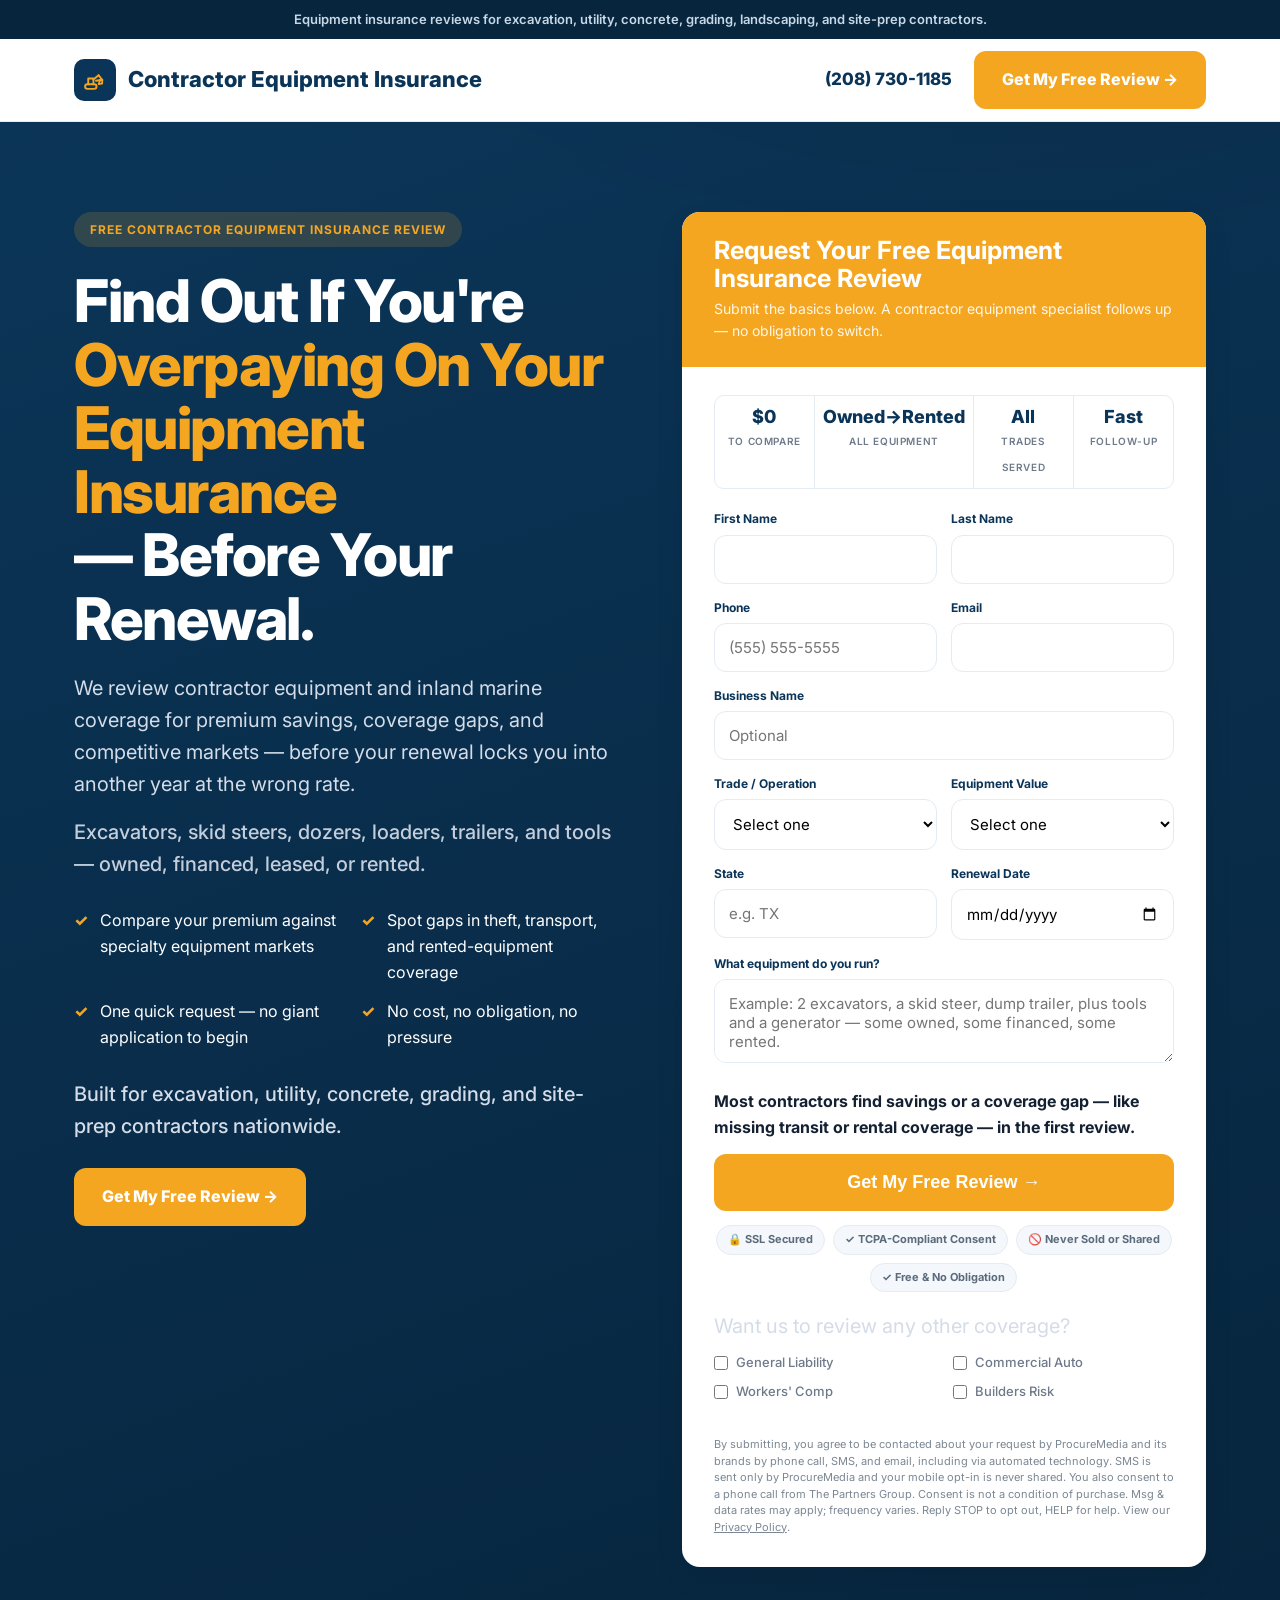
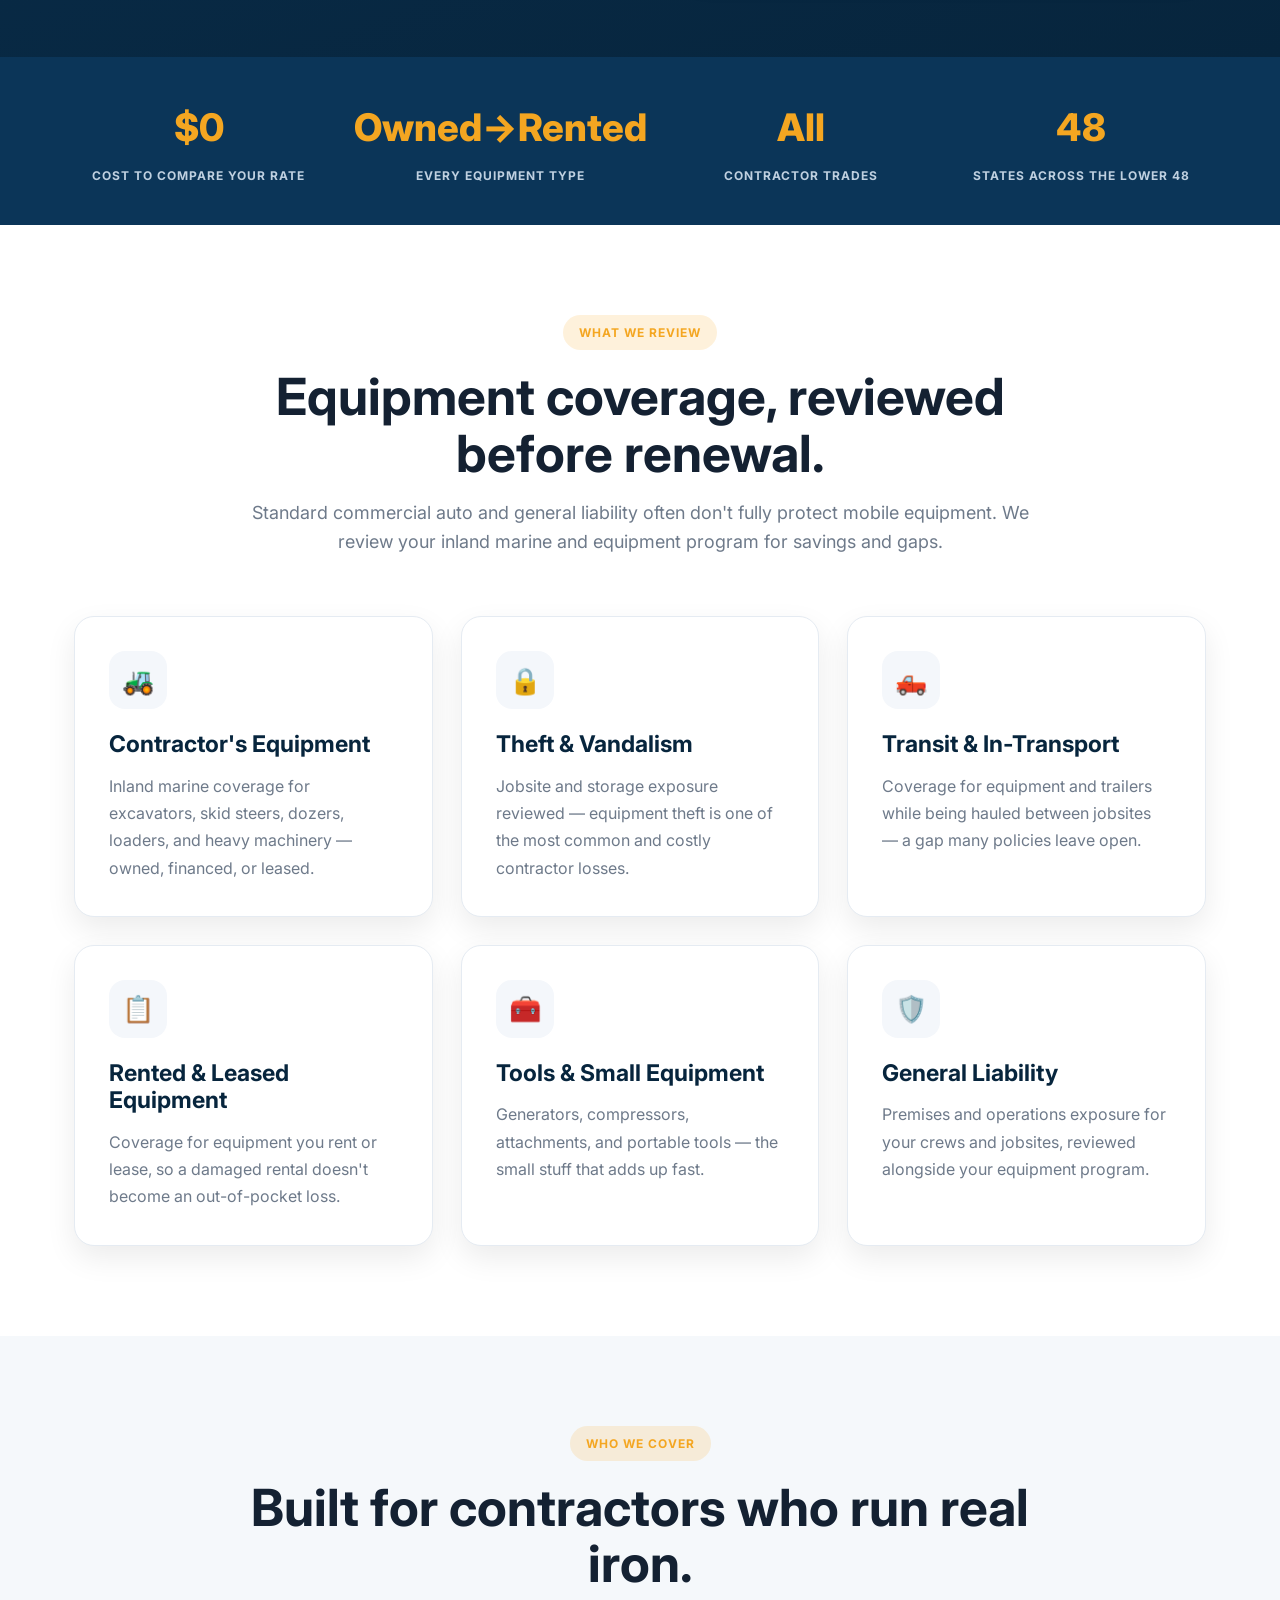
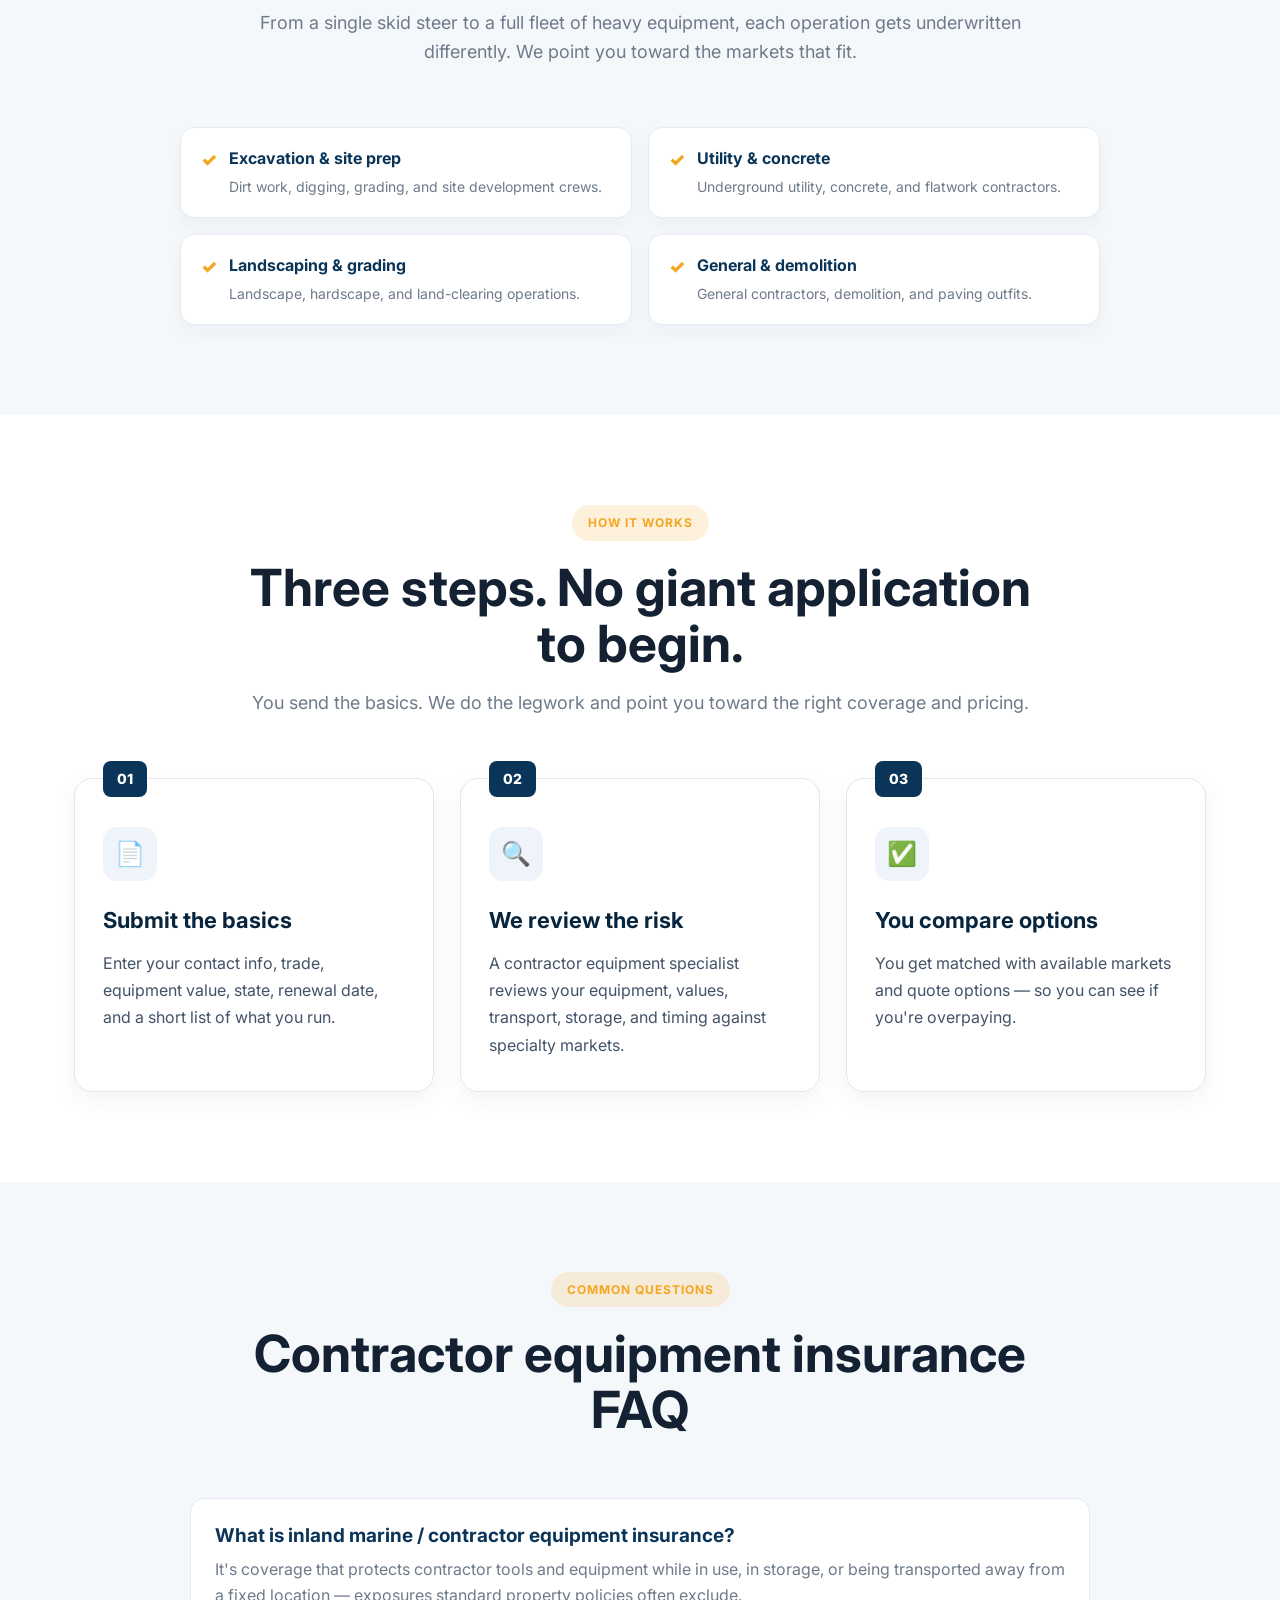
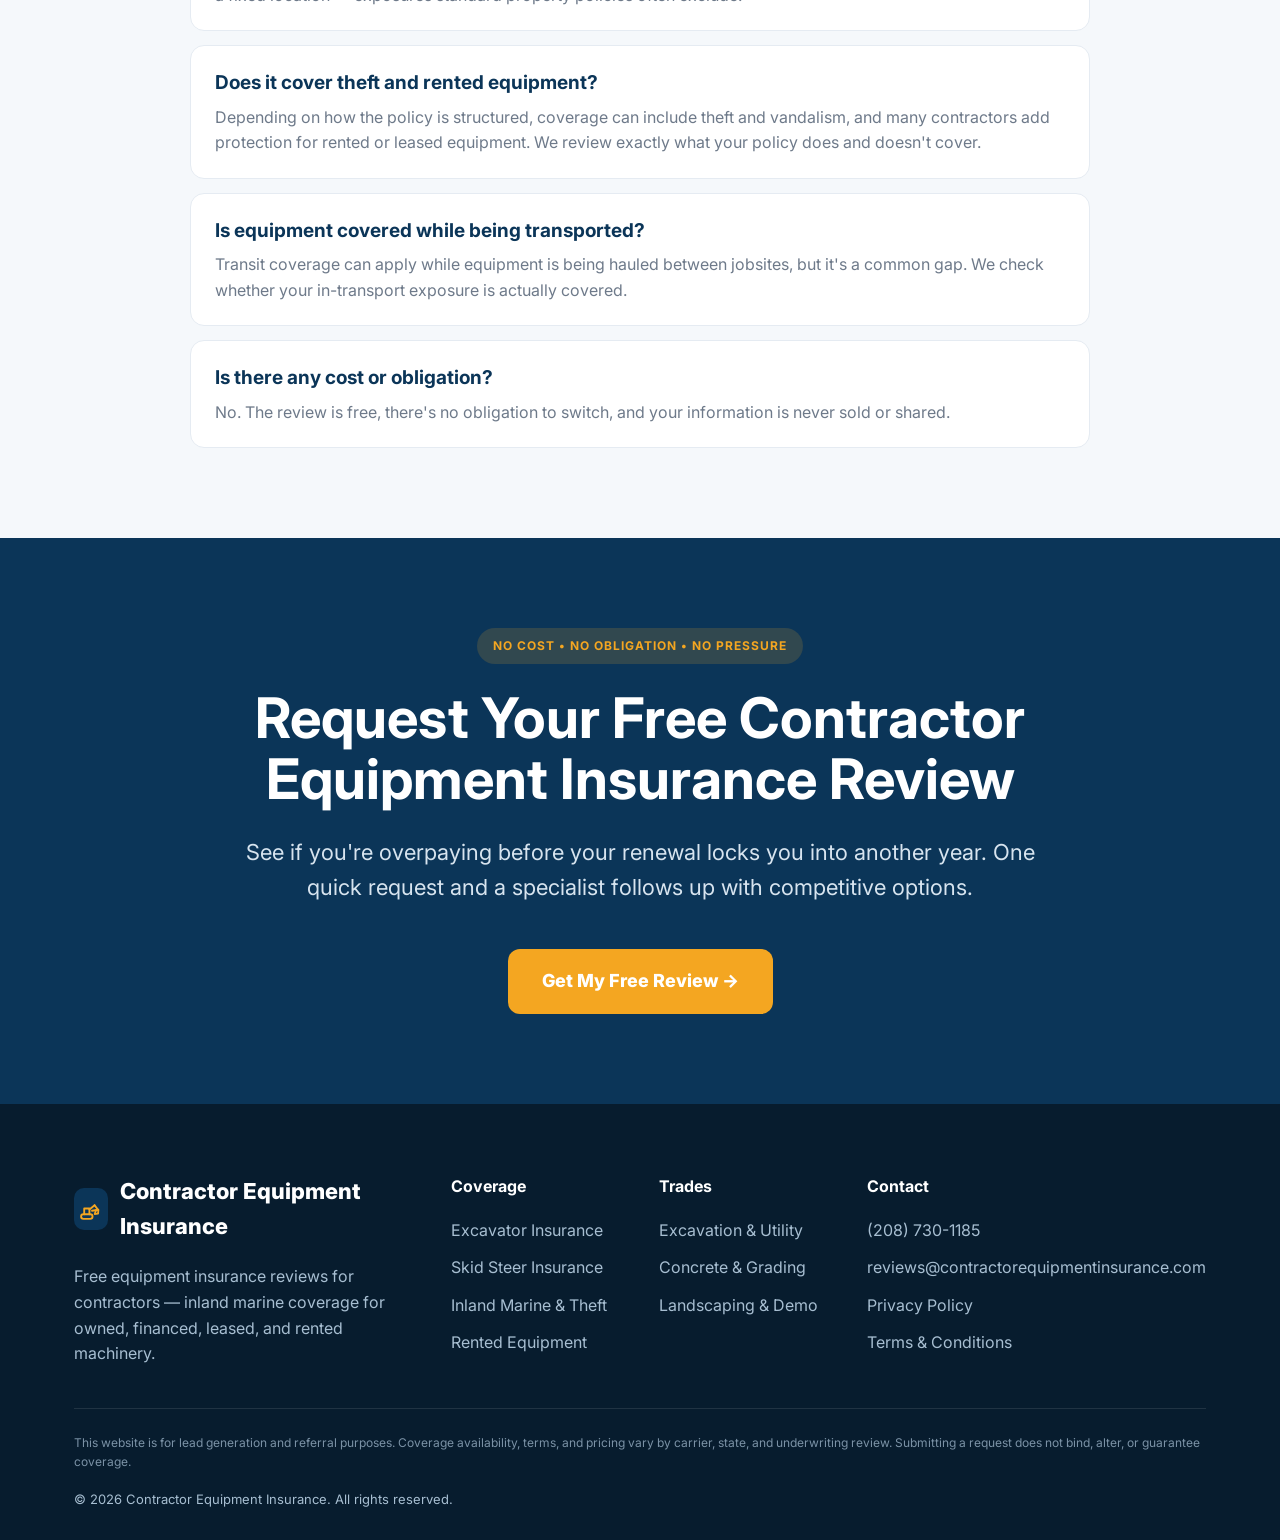
<file: index.html>
<!DOCTYPE html>
<html lang="en">
<head>
<meta charset="UTF-8" />
<meta name="viewport" content="width=device-width, initial-scale=1.0" />
<title>Contractor Equipment Insurance | Free Coverage Review</title>
<meta name="description" content="Free contractor equipment insurance review. Inland marine coverage for excavators, skid steers, dozers, loaders, trailers, and tools — owned, financed, leased, or rented. Compare specialty markets before renewal." />
<meta property="og:type" content="website" />
<meta property="og:site_name" content="Contractor Equipment Insurance" />
<meta property="og:title" content="Contractor Equipment Insurance | Free Coverage Review" />
<meta property="og:description" content="Free contractor equipment insurance review. Inland marine coverage for excavators, skid steers, dozers, loaders, trailers, and tools — owned, financed, leased, or rented. Compare specialty markets before renewal." />
<meta property="og:url" content="https://contractorequipmentinsurance.com/" />
<meta property="og:image" content="https://contractorequipmentinsurance.com/og.png" />
<meta name="twitter:card" content="summary_large_image" />
<link rel="canonical" href="https://contractorequipmentinsurance.com/" />
<meta name="robots" content="index, follow" />
<link rel="icon" type="image/svg+xml" href="/favicon.svg" />
<link rel="preconnect" href="https://fonts.googleapis.com">
<link rel="preconnect" href="https://fonts.gstatic.com" crossorigin>
<link href="https://fonts.googleapis.com/css2?family=Inter:wght@400;500;600;700;800&display=swap" rel="stylesheet">

<!-- Google tag (gtag.js) — GA4 + Google Ads (standard across all pages) -->
<script async src="https://www.googletagmanager.com/gtag/js?id=G-BPXMEYPFT1"></script>
<script>
  window.dataLayer = window.dataLayer || [];
  function gtag(){dataLayer.push(arguments);}
  gtag('js', new Date());
  gtag('config', 'G-BPXMEYPFT1');
  gtag('config', 'AW-17934471659');
</script>
<!-- Procure click-source capture: stores gclid/UTM on landing, attaches to the form -->
<script>
(function(){
  try{
    var qs = new URLSearchParams(window.location.search);
    var keys = ['gclid','gbraid','wbraid','utm_source','utm_medium','utm_campaign','utm_term','utm_content'];
    var store = {};
    try{ var c=(document.cookie.match(/(?:^|; )pm_attr=([^;]*)/)||[])[1]; if(c) store=JSON.parse(decodeURIComponent(c))||{}; }catch(e){ store={}; }
    var got=false;
    keys.forEach(function(k){ var v=qs.get(k); if(v){ store[k]=v; got=true; } });
    if(got || !store.landing){
      if(!store.landing) store.landing=window.location.pathname;
      if(!store.referrer) store.referrer=document.referrer||'';
      document.cookie='pm_attr='+encodeURIComponent(JSON.stringify(store))+'; path=/; max-age=7776000; SameSite=Lax';
    }
    function fill(){
      var f=document.querySelector('form'); if(!f) return;
      Object.keys(store).forEach(function(k){
        if(store[k] && !f.querySelector('[name="'+k+'"]')){
          var i=document.createElement('input'); i.type='hidden'; i.name=k; i.value=store[k]; f.appendChild(i);
        }
      });
    }
    if(document.readyState!=='loading') fill(); else document.addEventListener('DOMContentLoaded', fill);
  }catch(e){}
})();
</script>
<style>
:root{
  --navy:#0B3558;--navy-dark:#07253D;--gold:#F4A621;--gold-dark:#D88D13;
  --accent:#F4A621;--accent-dark:#D88D13;
  --light:#F7F9FC;--text:#142132;--muted:#6E7A8A;--line:#E5EBF2;
  --radius:18px;--shadow:0 12px 30px rgba(0,0,0,.08);--container:1180px;
}
*{margin:0;padding:0;box-sizing:border-box;}
html{scroll-behavior:smooth;}
body{font-family:'Inter',sans-serif;color:var(--text);background:#fff;line-height:1.6;}
.container{width:100%;max-width:var(--container);margin:auto;padding:0 24px;}
a{text-decoration:none;}
img{max-width:100%;}
.top-bar{background:var(--navy-dark);color:#C7D8E7;text-align:center;font-size:13px;font-weight:600;padding:9px 16px;}
.nav{position:sticky;top:0;z-index:999;background:rgba(255,255,255,.96);backdrop-filter:blur(10px);border-bottom:1px solid var(--line);}
.nav-inner{height:82px;display:flex;align-items:center;justify-content:space-between;}
.logo{display:flex;align-items:center;gap:12px;font-weight:800;color:var(--navy);font-size:22px;}
.logo-box{width:42px;height:42px;border-radius:10px;background:var(--navy);display:flex;align-items:center;justify-content:center;color:var(--gold);}
.logo-box svg{width:25px;height:25px;}
.nav-right{display:flex;align-items:center;gap:22px;}
.nav-phone{font-weight:800;color:var(--navy);font-size:17px;white-space:nowrap;}
.btn{display:inline-flex;align-items:center;justify-content:center;gap:10px;padding:16px 28px;border-radius:12px;font-weight:800;transition:.2s ease;cursor:pointer;border:none;}
.btn-primary{background:var(--accent);color:#fff;}
.btn-primary:hover{background:var(--accent-dark);transform:translateY(-2px);}
.hero{background:radial-gradient(1100px 480px at 78% -10%, rgba(0,0,0,.10), transparent 60%), linear-gradient(160deg,var(--navy) 0%, var(--navy-dark) 100%);color:#fff;padding:90px 0;}
.hero--photo .hero-title,.hero--photo .hero p,.hero--photo .hero-points div,.hero--photo .trust-line,.hero--photo .mini-proof{text-shadow:0 1px 16px rgba(3,12,24,.55);}
.hero-grid{display:grid;grid-template-columns:1fr .95fr;gap:56px;align-items:start;}
.eyebrow{display:inline-block;background:rgba(244,166,33,.16);color:var(--gold);padding:8px 16px;border-radius:999px;font-size:12px;font-weight:700;letter-spacing:1px;text-transform:uppercase;}
.hero-title{font-size:clamp(38px,4.6vw,60px);line-height:1.08;font-weight:800;letter-spacing:-1.5px;margin:22px 0;max-width:720px;}
.highlight{color:var(--gold);}
.hero p{font-size:20px;color:#D3DCE7;max-width:700px;}
.mini-proof{margin-top:16px;font-size:13px;line-height:1.6;color:#C7D8E7;font-weight:500;opacity:.92;}
.hero-points{margin:28px 0;display:grid;grid-template-columns:repeat(2,minmax(0,1fr));gap:14px 22px;max-width:640px;}
.hero-points div{display:flex;align-items:flex-start;gap:12px;color:#fff;font-size:16px;}
.hero-points span{color:var(--gold);font-weight:800;}
.hero-ba{background:rgba(255,255,255,.05);border:1px solid rgba(255,255,255,.13);border-radius:16px;padding:12px;margin-bottom:28px;max-width:560px;}
.hero-ba-head{display:flex;flex-direction:column;gap:2px;margin:2px 4px 11px;}
.hero-ba-title{display:flex;align-items:center;gap:9px;color:#fff;font-weight:800;font-size:16px;letter-spacing:-.2px;}
.hero-ba-title b{color:var(--gold);font-size:18px;line-height:1;}
.hero-ba-sub{color:#AEBED0;font-size:12.5px;}
.hero-ba-imgs{display:grid;grid-template-columns:1fr 1fr;gap:8px;}
.hero-ba-fig{position:relative;border-radius:10px;overflow:hidden;margin:0;}
.hero-ba-fig img{display:block;width:100%;height:auto;aspect-ratio:4/3;object-fit:cover;}
.hero-ba-tag{position:absolute;top:8px;left:8px;font-size:10px;font-weight:800;text-transform:uppercase;letter-spacing:.04em;color:#fff;padding:4px 9px;border-radius:999px;box-shadow:0 3px 8px rgba(0,0,0,.3);}
.trust-line{margin:8px 0 26px;font-size:14px;color:#C7D8E7;font-weight:500;}
.form-card{background:#fff;border-radius:var(--radius);box-shadow:var(--shadow);color:var(--text);overflow:hidden;}
.form-head{background:var(--accent);color:#fff;padding:24px 32px;}
.form-head h3{font-size:25px;line-height:1.12;margin-bottom:6px;color:#fff;}
.form-head p{color:rgba(255,255,255,.9);font-size:14px;}
.form-body{padding:28px 32px 32px;}
.form-stats{display:flex;border:1px solid var(--line);border-radius:10px;overflow:hidden;margin-bottom:20px;}
.form-stat{flex:1;text-align:center;padding:10px 8px;border-right:1px solid var(--line);}
.form-stat:last-child{border-right:none;}
.form-stat strong{display:block;font-size:18px;font-weight:800;color:var(--navy);line-height:1.2;}
.form-stat span{font-size:10px;text-transform:uppercase;letter-spacing:.6px;color:var(--muted);font-weight:600;}
.form-stat--hl{background:rgba(225,29,42,.05);}
.form-stat--hl strong{color:var(--accent);font-size:21px;}
.form-stat--strike strong{color:#9aa6b2;text-decoration:line-through;text-decoration-color:#c2ccd6;}
.stats-kicker{font-size:11px;font-weight:800;text-transform:uppercase;letter-spacing:1.5px;color:var(--accent);text-align:center;margin-bottom:8px;}
.form-grid{display:grid;grid-template-columns:1fr 1fr;gap:14px;}
.form-grid .full{grid-column:1/-1;}
.field-label{display:block;font-size:12px;font-weight:700;color:var(--navy);margin-bottom:6px;}
.submit-btn{width:100%;display:flex;justify-content:center;margin-top:6px;padding:18px 24px;font-size:18px;}
input,select,textarea{width:100%;padding:14px;border-radius:12px;border:1px solid var(--line);font-size:15px;font-family:inherit;background:#fff;}
textarea{min-height:84px;resize:vertical;}
input:focus,select:focus,textarea:focus{outline:none;border-color:var(--navy);}
.secondary-label{font-size:13px;color:var(--muted);margin:18px 0 10px;}
.secondary-services-grid{display:grid;grid-template-columns:1fr 1fr;gap:8px 18px;margin-bottom:18px;}
.secondary-services-grid label{display:flex;align-items:center;gap:8px;font-size:13px;font-weight:500;color:var(--muted);cursor:pointer;}
.secondary-services-grid input{width:14px;height:14px;margin:0;}
.privacy-note{display:block;margin-top:10px;font-size:12px;color:#8A97A5;text-align:center;}
.tcpa{display:block;width:100%;margin-top:16px;font-size:11px;line-height:1.5;color:#7B8794;text-align:left;}
.tcpa a{color:#7B8794;text-decoration:underline;}
.stats{background:var(--navy);padding:40px 0;}
.stats-grid{display:grid;grid-template-columns:repeat(4,1fr);gap:30px;text-align:center;}
.stat h2{color:#fff;font-size:38px;font-weight:800;}
.stat h2 span{color:var(--gold);}
.stat p{color:#BFD0E0;text-transform:uppercase;letter-spacing:1px;font-size:12px;font-weight:700;margin-top:8px;}
.section{padding:90px 0;}
.how-section{background:#f5f8fb;}
.section-head{text-align:center;max-width:820px;margin:auto auto 60px;}
.section-head h2{font-size:clamp(32px,4vw,52px);line-height:1.1;margin:18px 0;}
.section-head p{color:var(--muted);font-size:18px;}
.review-grid{display:grid;grid-template-columns:repeat(3,1fr);gap:28px;}
.review-card{background:#fff;border:1px solid var(--line);border-radius:20px;padding:34px;box-shadow:var(--shadow);transition:.2s ease;}
.review-card:hover{transform:translateY(-4px);}
.review-icon{width:58px;height:58px;border-radius:16px;background:#F4F7FB;display:flex;align-items:center;justify-content:center;font-size:26px;margin-bottom:22px;}
.review-card h3{font-size:23px;line-height:1.2;margin-bottom:14px;color:var(--navy-dark);}
.review-card p{color:var(--muted);line-height:1.7;font-size:16px;}
.seg-grid{display:grid;grid-template-columns:1fr 1fr;gap:16px;max-width:920px;margin:0 auto;}
.seg-item{background:#fff;border:1px solid var(--line);border-radius:14px;padding:18px 20px;display:flex;gap:12px;align-items:flex-start;box-shadow:0 8px 18px rgba(16,32,51,.04);}
.seg-item .check{color:var(--gold);font-weight:900;font-size:18px;}
.seg-item strong{display:block;color:var(--navy);margin-bottom:2px;}
.seg-item span{color:var(--muted);font-size:14px;}
.how-grid{display:grid;grid-template-columns:repeat(3,1fr);gap:26px;margin-top:40px;}
.how-card{position:relative;background:#fff;border:1px solid #dfe7f0;border-radius:18px;padding:48px 28px 32px;box-shadow:0 8px 24px rgba(0,0,0,.05);}
.step-badge{position:absolute;top:-18px;left:28px;background:var(--navy);color:#fff;font-weight:800;padding:7px 14px;border-radius:8px;font-size:14px;}
.how-icon{width:54px;height:54px;border-radius:14px;background:#eef4fa;display:flex;align-items:center;justify-content:center;font-size:24px;margin-bottom:22px;}
.how-card h3{font-size:22px;margin-bottom:12px;color:var(--navy-dark);}
.how-card p{color:#435269;font-size:16px;line-height:1.7;}
.faq{max-width:900px;margin:0 auto;display:grid;gap:14px;}
.faq-item{border:1px solid var(--line);border-radius:14px;padding:22px 24px;background:#fff;}
.faq-item h3{color:var(--navy);margin-bottom:6px;font-size:19px;}
.faq-item p{color:var(--muted);}
.final-cta{background:var(--navy);padding:90px 20px;text-align:center;}
.cta-box{max-width:820px;margin:0 auto;}
.final-cta h2{color:#fff;font-size:clamp(34px,4.4vw,56px);line-height:1.1;margin:24px 0;}
.final-cta p{color:#d7e4ef;font-size:22px;line-height:1.6;margin-bottom:34px;}
.final-cta .btn{padding:18px 34px;font-size:18px;margin-top:10px;}
footer{background:#071C2E;color:#A7BED1;padding:70px 0 30px;}
.footer-grid{display:grid;grid-template-columns:2fr 1fr 1fr 1fr;gap:40px;margin-bottom:40px;}
footer h4{color:#fff;margin-bottom:18px;}
footer a{color:#A7BED1;display:block;margin-bottom:12px;}
.footer-disclaimer{border-top:1px solid rgba(255,255,255,.1);padding-top:24px;font-size:12px;line-height:1.6;color:#7B92A6;margin-bottom:18px;}
.footer-bottom{font-size:13px;}
.article{max-width:820px;margin:0 auto;padding:70px 0;}
.article h1{font-size:clamp(30px,4vw,46px);color:var(--navy);line-height:1.12;margin-bottom:18px;}
.article .lede{font-size:19px;color:var(--muted);margin-bottom:30px;}
.article h2{color:var(--navy);font-size:26px;margin:34px 0 12px;}
.article p{color:#39485B;font-size:17px;margin-bottom:16px;}
.article .back{display:inline-block;margin-top:30px;font-weight:700;color:var(--accent);}
.legal{max-width:820px;margin:0 auto;padding:70px 0;}
.legal h1{font-size:38px;color:var(--navy);margin-bottom:10px;}
.legal h2{color:var(--navy);font-size:22px;margin:28px 0 10px;}
.legal p{color:#39485B;margin-bottom:14px;}
.thanks{max-width:680px;margin:0 auto;padding:110px 24px;text-align:center;}
.thanks .badge{width:84px;height:84px;border-radius:50%;background:rgba(244,166,33,.15);color:var(--accent);display:flex;align-items:center;justify-content:center;font-size:40px;margin:0 auto 26px;}
.thanks h1{font-size:40px;color:var(--navy);margin-bottom:16px;}
.thanks p{font-size:19px;color:var(--muted);margin-bottom:14px;}
@media(max-width:980px){
.hero-grid,.review-grid,.how-grid,.footer-grid,.stats-grid,.seg-grid,.ba-grid{grid-template-columns:1fr;}
.form-grid{grid-template-columns:1fr;}
.hero-points{grid-template-columns:1fr;}
.form-stats{flex-wrap:wrap;}
.form-stat{flex:1 1 45%;}
}
@media(max-width:640px){.nav-phone{display:none;}}
.results{background:#fff;}
.ba-grid{display:grid;grid-template-columns:1fr 1fr;gap:24px;max-width:1040px;margin:0 auto;}
.ba-card{position:relative;border-radius:18px;overflow:hidden;box-shadow:var(--shadow);border:1px solid var(--line);background:#fff;}
.ba-card img{display:block;width:100%;height:auto;aspect-ratio:4/3;object-fit:cover;}
.ba-tag{position:absolute;top:14px;left:14px;font-size:13px;font-weight:800;letter-spacing:.04em;text-transform:uppercase;color:#fff;padding:7px 14px;border-radius:999px;box-shadow:0 4px 12px rgba(0,0,0,.28);}
.ba-before{background:#6b7280;}
.ba-after{background:var(--gold);color:var(--navy);}
.ba-cap{padding:16px 18px;color:var(--muted);font-size:15px;text-align:center;}
.ba-video{max-width:1040px;margin:38px auto 0;border-radius:18px;overflow:hidden;box-shadow:var(--shadow);background:#000;}
.ba-video video{display:block;width:100%;height:auto;aspect-ratio:16/9;background:#000;}
.ba-vcap{text-align:center;color:var(--muted);font-size:15px;margin-top:16px;}
.trust-strip{display:flex;flex-wrap:wrap;gap:8px;justify-content:center;margin-top:14px;}
.tbadge{display:inline-flex;align-items:center;gap:6px;font-size:11px;font-weight:700;color:#5B6B7C;background:#F4F7FB;border:1px solid #E5EBF2;border-radius:999px;padding:5px 11px;white-space:nowrap;}
.carriers{padding:44px 0;background:#fff;border-top:1px solid var(--line);border-bottom:1px solid var(--line);}
.carriers-label{text-align:center;font-size:11px;font-weight:700;letter-spacing:1.4px;text-transform:uppercase;color:var(--muted);margin-bottom:28px;}
.carriers-grid{display:flex;flex-wrap:wrap;align-items:center;justify-content:center;gap:24px 48px;}
.carriers-grid img{height:44px;width:auto;opacity:.72;filter:grayscale(25%);transition:.25s ease;}
.carriers-grid img:hover{opacity:1;filter:grayscale(0%);}
@media(max-width:640px){.carriers-grid img{height:32px;}.carriers-grid{gap:18px 28px;}}
.blog-grid{display:grid;grid-template-columns:repeat(3,1fr);gap:24px;margin-top:20px;}
.blog-card{background:#fff;border:1px solid var(--line);border-radius:16px;padding:28px;box-shadow:0 8px 20px rgba(0,0,0,.05);display:flex;flex-direction:column;gap:10px;}
.blog-card-tag{display:inline-block;font-size:10px;font-weight:700;letter-spacing:1.2px;text-transform:uppercase;color:var(--accent);background:rgba(0,0,0,.06);padding:4px 10px;border-radius:999px;}
.blog-card h2{font-size:19px;color:var(--navy);line-height:1.25;margin:0;}
.blog-card p{color:var(--muted);font-size:14px;flex:1;}
.blog-card-date{font-size:12px;color:var(--muted);font-weight:500;}
.blog-card .read-more{font-size:14px;font-weight:700;color:var(--accent);}
.article-meta{display:flex;align-items:center;gap:12px;flex-wrap:wrap;margin-bottom:16px;}
.article-breadcrumb{font-size:13px;color:var(--muted);margin-bottom:24px;}
.article-cta-box{margin-top:44px;padding:32px;background:var(--light);border-radius:16px;border:1px solid var(--line);}
.article-cta-box h3{color:var(--navy);font-size:22px;margin-bottom:8px;}
.article-cta-box p{color:var(--muted);margin-bottom:20px;}
@media(max-width:980px){.blog-grid{grid-template-columns:1fr;}}
.ms-progress{display:flex;align-items:center;margin-bottom:22px;}
.ms-dot{width:30px;height:30px;border-radius:50%;background:var(--line);color:var(--muted);display:flex;align-items:center;justify-content:center;font-size:11px;font-weight:800;flex-shrink:0;transition:.2s;}
.ms-dot.ms-active{background:var(--accent);color:#fff;}
.ms-dot.ms-done{background:var(--navy);color:#fff;}
.ms-line{flex:1;height:2px;background:var(--line);transition:.2s;}
.ms-line.ms-done{background:var(--navy);}
.ms-panel{display:none;}
.ms-panel.ms-active{display:block;}
.ms-q{font-size:20px;font-weight:800;color:#142132;line-height:1.3;margin-bottom:6px;}
.ms-sub{font-size:14px;color:#4A5568;margin-bottom:4px;}
.ms-opts{display:grid;grid-template-columns:1fr 1fr;gap:10px;margin:14px 0 8px;}
.ms-opt{padding:13px 14px;border:2px solid var(--line);border-radius:12px;font-size:14px;font-weight:600;color:var(--navy);cursor:pointer;text-align:left;background:#fff;transition:.15s;line-height:1.3;width:100%;}
.ms-opt:hover,.ms-opt.ms-sel{border-color:var(--accent);background:rgba(244,166,33,.08);}
.ms-back-btn{background:none;border:none;font-size:13px;color:var(--muted);font-weight:600;cursor:pointer;padding:0;margin-top:12px;display:inline-block;}
.ms-back-btn:hover{color:var(--navy);}
@media(max-width:500px){.ms-opts{grid-template-columns:1fr;}}
</style>
<script type="application/ld+json">{"@context":"https://schema.org","@type":"Organization","name":"Contractor Equipment Insurance","url":"https://contractorequipmentinsurance.com/","telephone":"(208) 730-1185","areaServed":"US","logo":"https://contractorequipmentinsurance.com/og.png"}</script>
<script type="application/ld+json">{"@context":"https://schema.org","@type":"Service","name":"Contractor Equipment Insurance | Free Coverage Review","serviceType":"contractor equipment insurance","areaServed":"US","provider":{"@type":"Organization","name":"Contractor Equipment Insurance","telephone":"(208) 730-1185","url":"https://contractorequipmentinsurance.com/"},"description":"Free contractor equipment insurance review. Inland marine coverage for excavators, skid steers, dozers, loaders, trailers, and tools — owned, financed, leased, or rented. Compare specialty markets before renewal.","url":"https://contractorequipmentinsurance.com/"}</script>
<script type="application/ld+json">{"@context":"https://schema.org","@type":"FAQPage","mainEntity":[{"@type":"Question","name":"What is inland marine / contractor equipment insurance?","acceptedAnswer":{"@type":"Answer","text":"It's coverage that protects contractor tools and equipment while in use, in storage, or being transported away from a fixed location — exposures standard property policies often exclude."}},{"@type":"Question","name":"Does it cover theft and rented equipment?","acceptedAnswer":{"@type":"Answer","text":"Depending on how the policy is structured, coverage can include theft and vandalism, and many contractors add protection for rented or leased equipment. We review exactly what your policy does and doesn't cover."}},{"@type":"Question","name":"Is equipment covered while being transported?","acceptedAnswer":{"@type":"Answer","text":"Transit coverage can apply while equipment is being hauled between jobsites, but it's a common gap. We check whether your in-transport exposure is actually covered."}},{"@type":"Question","name":"Is there any cost or obligation?","acceptedAnswer":{"@type":"Answer","text":"No. The review is free, there's no obligation to switch, and your information is never sold or shared."}}]}</script>
</head>
<body>
<div class="top-bar">Equipment insurance reviews for excavation, utility, concrete, grading, landscaping, and site-prep contractors.</div>

<header class="nav">
<div class="container nav-inner">
<a href="/" class="logo">
<div class="logo-box"><svg viewBox="0 0 24 24" fill="none" stroke="currentColor" stroke-width="1.8" stroke-linecap="round" stroke-linejoin="round"><rect x="2" y="16.5" width="11" height="4.5" rx="2.25"/><path d="M5 16.5V11h5v5.5"/><path d="M10 12l5-4"/><path d="M15 8l3.5 4.5"/><path d="M12.5 13.2l6-1"/><path d="M16.5 12.4l2 .3-.2 3.3-3.2.3z"/></svg></div>
Contractor Equipment Insurance
</a>
<div class="nav-right">
<a href="tel:12087301185" class="nav-phone">(208) 730-1185</a>
<a href="#form" class="btn btn-primary">Get My Free Review →</a>
</div>
</div>
</header>

<section class="hero">
<div class="container hero-grid">
<div>

<div class="eyebrow">Free Contractor Equipment Insurance Review</div>
<h1 class="hero-title">Find Out If You're<br><span class="highlight">Overpaying On Your Equipment Insurance</span><br>— Before Your Renewal.</h1>
<p>We review contractor equipment and inland marine coverage for premium savings, coverage gaps, and competitive markets — before your renewal locks you into another year at the wrong rate.</p>
<p class="mini-proof">Excavators, skid steers, dozers, loaders, trailers, and tools — owned, financed, leased, or rented.</p>
<div class="hero-points">
<div><span>✓</span> Compare your premium against specialty equipment markets</div>
<div><span>✓</span> Spot gaps in theft, transport, and rented-equipment coverage</div>
<div><span>✓</span> One quick request — no giant application to begin</div>
<div><span>✓</span> No cost, no obligation, no pressure</div>
</div>
<p class="trust-line">Built for excavation, utility, concrete, grading, and site-prep contractors nationwide.</p>
<a href="#form" class="btn btn-primary">Get My Free Review →</a>
</div>

<div class="form-card" id="form">
<div class="form-head">
<h3>Request Your Free Equipment Insurance Review</h3>
<p>Submit the basics below. A contractor equipment specialist follows up — no obligation to switch.</p>
</div>
<div class="form-body">

<div class="form-stats">
  <div class="form-stat"><strong>$0</strong><span>To Compare</span></div>
  <div class="form-stat"><strong>Owned→Rented</strong><span>All Equipment</span></div>
  <div class="form-stat"><strong>All</strong><span>Trades Served</span></div>
  <div class="form-stat"><strong>Fast</strong><span>Follow-Up</span></div>
</div>
<form action="https://procure-lead-engine.dan-fda.workers.dev/submit" method="POST">
  <input type="hidden" name="lead_source" value="contractorequipmentinsurance.com" />
  <input type="text" name="_gotcha" style="display:none !important" tabindex="-1" autocomplete="off" aria-hidden="true" />
  <input type="hidden" name="site" value="contractorequipmentinsurance.com" />
  <input type="hidden" name="vertical" value="Contractor Equipment Insurance" />
  <input type="hidden" name="_redirect" value="https://contractorequipmentinsurance.com/thank-you.html" />
<div class="form-grid">
<div class="">
<label class="field-label" for="first_name">First Name</label>
<input id="first_name" type="text" name="first_name" autocomplete="given-name" required>
</div>
<div class="">
<label class="field-label" for="last_name">Last Name</label>
<input id="last_name" type="text" name="last_name" autocomplete="family-name" required>
</div>
<div class="">
<label class="field-label" for="phone">Phone</label>
<input id="phone" type="tel" name="phone" placeholder="(555) 555-5555" autocomplete="tel" inputmode="tel" pattern="[\d\s\-\(\)\.]{10,20}" required>
</div>
<div class="">
<label class="field-label" for="email">Email</label>
<input id="email" type="email" name="email" autocomplete="email" required>
</div>
<div class="full">
<label class="field-label" for="company">Business Name</label>
<input id="company" type="text" name="company" placeholder="Optional" autocomplete="organization">
</div>
<div class="">
<label class="field-label" for="operation_type">Trade / Operation</label>
<select id="operation_type" name="operation_type" required>
<option value="">Select one</option>
<option>General Contractor</option>
<option>Excavation</option>
<option>Utility Contractor</option>
<option>Concrete</option>
<option>Grading / Site Prep</option>
<option>Landscaping</option>
<option>Demolition</option>
<option>Paving</option>
<option>Other</option>
</select>
</div>
<div class="">
<label class="field-label" for="equipment_value">Equipment Value</label>
<select id="equipment_value" name="equipment_value">
<option value="">Select one</option>
<option>Under $100k</option>
<option>$100k–$250k</option>
<option>$250k–$500k</option>
<option>$500k–$1M</option>
<option>$1M+</option>
</select>
</div>
<div class="">
<label class="field-label" for="state">State</label>
<input id="state" type="text" name="state" placeholder="e.g. TX" autocomplete="address-level1">
</div>
<div class="">
<label class="field-label" for="renewal_date">Renewal Date</label>
<input id="renewal_date" type="date" name="renewal_date">
</div>
<div class="full">
<label class="field-label" for="equipment_details">What equipment do you run?</label>
<textarea id="equipment_details" name="equipment_details" placeholder="Example: 2 excavators, a skid steer, dump trailer, plus tools and a generator — some owned, some financed, some rented."></textarea>
</div>
<div class="full">
<p style="font-weight:700; color:#142132; margin:4px 0 14px; font-size:16px;">Most contractors find savings or a coverage gap — like missing transit or rental coverage — in the first review.</p>
<button class="btn btn-primary submit-btn" type="submit">Get My Free Review →</button>
<div class="trust-strip"><span class="tbadge">🔒 SSL Secured</span>
<span class="tbadge">✓ TCPA-Compliant Consent</span>
<span class="tbadge">🚫 Never Sold or Shared</span>
<span class="tbadge">✓ Free &amp; No Obligation</span></div>
<p class="secondary-label">Want us to review any other coverage?</p>
<div class="secondary-services-grid">
<label><input type="checkbox" name="also_review[]" value="General Liability"> General Liability</label>
<label><input type="checkbox" name="also_review[]" value="Commercial Auto"> Commercial Auto</label>
<label><input type="checkbox" name="also_review[]" value="Workers' Comp"> Workers' Comp</label>
<label><input type="checkbox" name="also_review[]" value="Builders Risk"> Builders Risk</label>
</div>
</div>
</div>
<div class="tcpa">By submitting, you agree to be contacted about your request by ProcureMedia and its brands by phone call, SMS, and email, including via automated technology. SMS is sent only by ProcureMedia and your mobile opt-in is never shared. You also consent to a phone call from The Partners Group. Consent is not a condition of purchase. Msg & data rates may apply; frequency varies. Reply STOP to opt out, HELP for help. View our <a href="/privacy-policy.html" target="_blank">Privacy Policy</a>.</div>
</form>
</div>
</div>
</div>
</section>

<section class="stats">
<div class="container stats-grid">
<div class="stat"><h2><span>$0</span></h2><p>Cost To Compare Your Rate</p></div>
<div class="stat"><h2><span>Owned→Rented</span></h2><p>Every Equipment Type</p></div>
<div class="stat"><h2><span>All</span></h2><p>Contractor Trades</p></div>
<div class="stat"><h2><span>48</span></h2><p>States Across The Lower 48</p></div>
</div>
</section>

<section class="section" id="services">
<div class="container">
<div class="section-head">
<div class="eyebrow">What We Review</div>
<h2>Equipment coverage, reviewed before renewal.</h2>
<p>Standard commercial auto and general liability often don't fully protect mobile equipment. We review your inland marine and equipment program for savings and gaps.</p>
</div>
<div class="review-grid">
<div class="review-card">
<div class="review-icon">🚜</div>
<h3>Contractor's Equipment</h3>
<p>Inland marine coverage for excavators, skid steers, dozers, loaders, and heavy machinery — owned, financed, or leased.</p>
</div>
<div class="review-card">
<div class="review-icon">🔒</div>
<h3>Theft &amp; Vandalism</h3>
<p>Jobsite and storage exposure reviewed — equipment theft is one of the most common and costly contractor losses.</p>
</div>
<div class="review-card">
<div class="review-icon">🛻</div>
<h3>Transit &amp; In-Transport</h3>
<p>Coverage for equipment and trailers while being hauled between jobsites — a gap many policies leave open.</p>
</div>
<div class="review-card">
<div class="review-icon">📋</div>
<h3>Rented &amp; Leased Equipment</h3>
<p>Coverage for equipment you rent or lease, so a damaged rental doesn't become an out-of-pocket loss.</p>
</div>
<div class="review-card">
<div class="review-icon">🧰</div>
<h3>Tools &amp; Small Equipment</h3>
<p>Generators, compressors, attachments, and portable tools — the small stuff that adds up fast.</p>
</div>
<div class="review-card">
<div class="review-icon">🛡️</div>
<h3>General Liability</h3>
<p>Premises and operations exposure for your crews and jobsites, reviewed alongside your equipment program.</p>
</div>
</div>
</div>
</section>

<section class="section how-section">
<div class="container">
<div class="section-head">
<div class="eyebrow">Who We Cover</div>
<h2>Built for contractors who run real iron.</h2>
<p>From a single skid steer to a full fleet of heavy equipment, each operation gets underwritten differently. We point you toward the markets that fit.</p>
</div>
<div class="seg-grid">
<div class="seg-item"><span class="check">✓</span><div><strong>Excavation &amp; site prep</strong><span>Dirt work, digging, grading, and site development crews.</span></div></div>
<div class="seg-item"><span class="check">✓</span><div><strong>Utility &amp; concrete</strong><span>Underground utility, concrete, and flatwork contractors.</span></div></div>
<div class="seg-item"><span class="check">✓</span><div><strong>Landscaping &amp; grading</strong><span>Landscape, hardscape, and land-clearing operations.</span></div></div>
<div class="seg-item"><span class="check">✓</span><div><strong>General &amp; demolition</strong><span>General contractors, demolition, and paving outfits.</span></div></div>
</div>
</div>
</section>

<section class="section">
<div class="container">
<div class="section-head">
<div class="eyebrow">How It Works</div>
<h2>Three steps. No giant application to begin.</h2>
<p>You send the basics. We do the legwork and point you toward the right coverage and pricing.</p>
</div>
<div class="how-grid">
<div class="how-card">
<div class="step-badge">01</div>
<div class="how-icon">📄</div>
<h3>Submit the basics</h3>
<p>Enter your contact info, trade, equipment value, state, renewal date, and a short list of what you run.</p>
</div>
<div class="how-card">
<div class="step-badge">02</div>
<div class="how-icon">🔍</div>
<h3>We review the risk</h3>
<p>A contractor equipment specialist reviews your equipment, values, transport, storage, and timing against specialty markets.</p>
</div>
<div class="how-card">
<div class="step-badge">03</div>
<div class="how-icon">✅</div>
<h3>You compare options</h3>
<p>You get matched with available markets and quote options — so you can see if you're overpaying.</p>
</div>
</div>
</div>
</section>

<section class="section how-section">
<div class="container">
<div class="section-head">
<div class="eyebrow">Common Questions</div>
<h2>Contractor equipment insurance FAQ</h2>
</div>
<div class="faq">
<div class="faq-item">
<h3>What is inland marine / contractor equipment insurance?</h3>
<p>It's coverage that protects contractor tools and equipment while in use, in storage, or being transported away from a fixed location — exposures standard property policies often exclude.</p>
</div>
<div class="faq-item">
<h3>Does it cover theft and rented equipment?</h3>
<p>Depending on how the policy is structured, coverage can include theft and vandalism, and many contractors add protection for rented or leased equipment. We review exactly what your policy does and doesn't cover.</p>
</div>
<div class="faq-item">
<h3>Is equipment covered while being transported?</h3>
<p>Transit coverage can apply while equipment is being hauled between jobsites, but it's a common gap. We check whether your in-transport exposure is actually covered.</p>
</div>
<div class="faq-item">
<h3>Is there any cost or obligation?</h3>
<p>No. The review is free, there's no obligation to switch, and your information is never sold or shared.</p>
</div>
</div>
</div>
</section>

<section class="final-cta">
<div class="container">
<div class="cta-box">
<div class="eyebrow">No Cost • No Obligation • No Pressure</div>
<h2>Request Your Free Contractor Equipment Insurance Review</h2>
<p>See if you're overpaying before your renewal locks you into another year. One quick request and a specialist follows up with competitive options.</p>
<a href="#form" class="btn btn-primary">Get My Free Review →</a>
</div>
</div>
</section>

<footer id="contact">
<div class="container">
<div class="footer-grid">
<div>
<div class="logo" style="color:#fff;margin-bottom:20px">
<div class="logo-box"><svg viewBox="0 0 24 24" fill="none" stroke="currentColor" stroke-width="1.8" stroke-linecap="round" stroke-linejoin="round"><rect x="2" y="16.5" width="11" height="4.5" rx="2.25"/><path d="M5 16.5V11h5v5.5"/><path d="M10 12l5-4"/><path d="M15 8l3.5 4.5"/><path d="M12.5 13.2l6-1"/><path d="M16.5 12.4l2 .3-.2 3.3-3.2.3z"/></svg></div>
Contractor Equipment Insurance
</div>
<p>Free equipment insurance reviews for contractors — inland marine coverage for owned, financed, leased, and rented machinery.</p>
</div>
<div>
<h4>Coverage</h4>
<a href="/excavator-insurance.html">Excavator Insurance</a>
<a href="/skid-steer-insurance.html">Skid Steer Insurance</a>
<a href="/#services">Inland Marine &amp; Theft</a>
<a href="/#services">Rented Equipment</a>
</div>
<div>
<h4>Trades</h4>
<a href="/#services">Excavation &amp; Utility</a>
<a href="/#services">Concrete &amp; Grading</a>
<a href="/#services">Landscaping &amp; Demo</a>
</div>
<div>
<h4>Contact</h4>
<a href="tel:12087301185">(208) 730-1185</a>
<a href="mailto:reviews@contractorequipmentinsurance.com">reviews@contractorequipmentinsurance.com</a>
<a href="/privacy-policy.html">Privacy Policy</a>
<a href="/terms.html">Terms &amp; Conditions</a>
</div>
</div>
<div class="footer-disclaimer">This website is for lead generation and referral purposes. Coverage availability, terms, and pricing vary by carrier, state, and underwriting review. Submitting a request does not bind, alter, or guarantee coverage.</div>
<div class="footer-bottom">© 2026 Contractor Equipment Insurance. All rights reserved.</div>
</div>
</footer>

<script>
document.addEventListener("DOMContentLoaded", function () {
  const phoneInput = document.querySelector('input[name="phone"]');
  if (phoneInput) {
    phoneInput.addEventListener("input", function (e) {
      let value = e.target.value.replace(/\D/g, "");
      if (value.charAt(0) === "1") value = value.slice(1); // strip US country code — no area code starts with 1
      value = value.slice(0, 10);
      if (value.length > 6) {
        e.target.value = `(${value.slice(0, 3)}) ${value.slice(3, 6)}-${value.slice(6)}`;
      } else if (value.length > 3) {
        e.target.value = `(${value.slice(0, 3)}) ${value.slice(3)}`;
      } else if (value.length > 0) {
        e.target.value = `(${value}`;
      }
    });
  }
});
</script>
<!-- Procure form analytics — GA4 funnel events (no PII to GA) + partial capture to separate DB -->
<script>
(function(){
  var form = document.querySelector('form'); if(!form) return;
  var ENDPOINT = 'https://procure-lead-engine.dan-fda.workers.dev/partial';
  var SITE = 'contractorequipmentinsurance.com';
  var SKIP = {_gotcha:1,_redirect:1,site:1,lead_source:1,vertical:1,pm_sid:1,gclid:1,gbraid:1,wbraid:1,utm_source:1,utm_medium:1,utm_campaign:1,utm_term:1,utm_content:1};
  var FIELDS = [];
  Array.prototype.forEach.call(form.querySelectorAll('[name]'), function(el){
    var n=el.name; if(!n||SKIP[n]||el.type==='hidden') return; if(FIELDS.indexOf(n)<0) FIELDS.push(n);
  });
  var sid;
  try { sid = sessionStorage.getItem('pm_sid'); if(!sid){ sid = (window.crypto && crypto.randomUUID ? crypto.randomUUID() : (Date.now()+'-'+Math.random())); sessionStorage.setItem('pm_sid', sid); } }
  catch(e){ sid = Date.now()+'-'+Math.random(); }
  var attr = {};
  try { var c=(document.cookie.match(/(?:^|; )pm_attr=([^;]*)/)||[])[1]; if(c) attr=JSON.parse(decodeURIComponent(c))||{}; } catch(e){}
  if(!form.querySelector('[name="pm_sid"]')){ var h=document.createElement('input'); h.type='hidden'; h.name='pm_sid'; h.value=sid; form.appendChild(h); }
  var started=false, reached={}, lastField='', t=null;
  function v(n){ var el=form.querySelector('[name="'+n+'"]'); return el ? (el.value||'').trim() : ''; }
  function fullname(){ return v('name') || [v('first_name'),v('last_name')].filter(Boolean).join(' '); }
  function extra(){ var o={}, core={first_name:1,last_name:1,name:1,email:1,phone:1,association:1,community_size:1,role:1};
    FIELDS.forEach(function(n){ if(!core[n]){ var val=v(n); if(val) o[n]=val; } }); return JSON.stringify(o); }
  function snap(sub){ return {
    session_id:sid, site:SITE, last_field:lastField, fields_reached:Object.keys(reached).length, submitted:sub?1:0,
    name:fullname(), email:v('email'), phone:v('phone'),
    association:v('association'), community_size:v('community_size'), role:v('role'), extra:extra(),
    gclid:attr.gclid||'', utm_source:attr.utm_source||'', utm_medium:attr.utm_medium||'', utm_campaign:attr.utm_campaign||'',
    utm_term:attr.utm_term||'', utm_content:attr.utm_content||'', landing:attr.landing||'', referrer:attr.referrer||'' }; }
  function beacon(sub){ try{ var b=new Blob([JSON.stringify(snap(sub))],{type:'text/plain'});
    if(navigator.sendBeacon) navigator.sendBeacon(ENDPOINT,b); else fetch(ENDPOINT,{method:'POST',body:JSON.stringify(snap(sub)),mode:'no-cors',keepalive:true}); }catch(e){} }
  function ga(n,p){ try{ if(window.gtag) gtag('event',n,p||{}); }catch(e){} }
  form.addEventListener('focusin', function(){ if(!started){ started=true; ga('form_start',{form:SITE}); beacon(false); } });
  FIELDS.forEach(function(n,idx){ var el=form.querySelector('[name="'+n+'"]'); if(!el) return;
    function mark(){ if(v(n) && !reached[n]){ reached[n]=true; lastField=n; ga('form_progress',{field_name:n, step:idx+1}); } }
    el.addEventListener('blur', function(){ mark(); clearTimeout(t); t=setTimeout(function(){ beacon(false); },400); });
    el.addEventListener('change', function(){ mark(); beacon(false); });
  });
  form.addEventListener('submit', function(){ beacon(true); });
  window.addEventListener('pagehide', function(){ if(started) beacon(false); });
  document.addEventListener('visibilitychange', function(){ if(document.visibilityState==='hidden' && started) beacon(false); });
})();
</script>
</body>
</html>
</file>
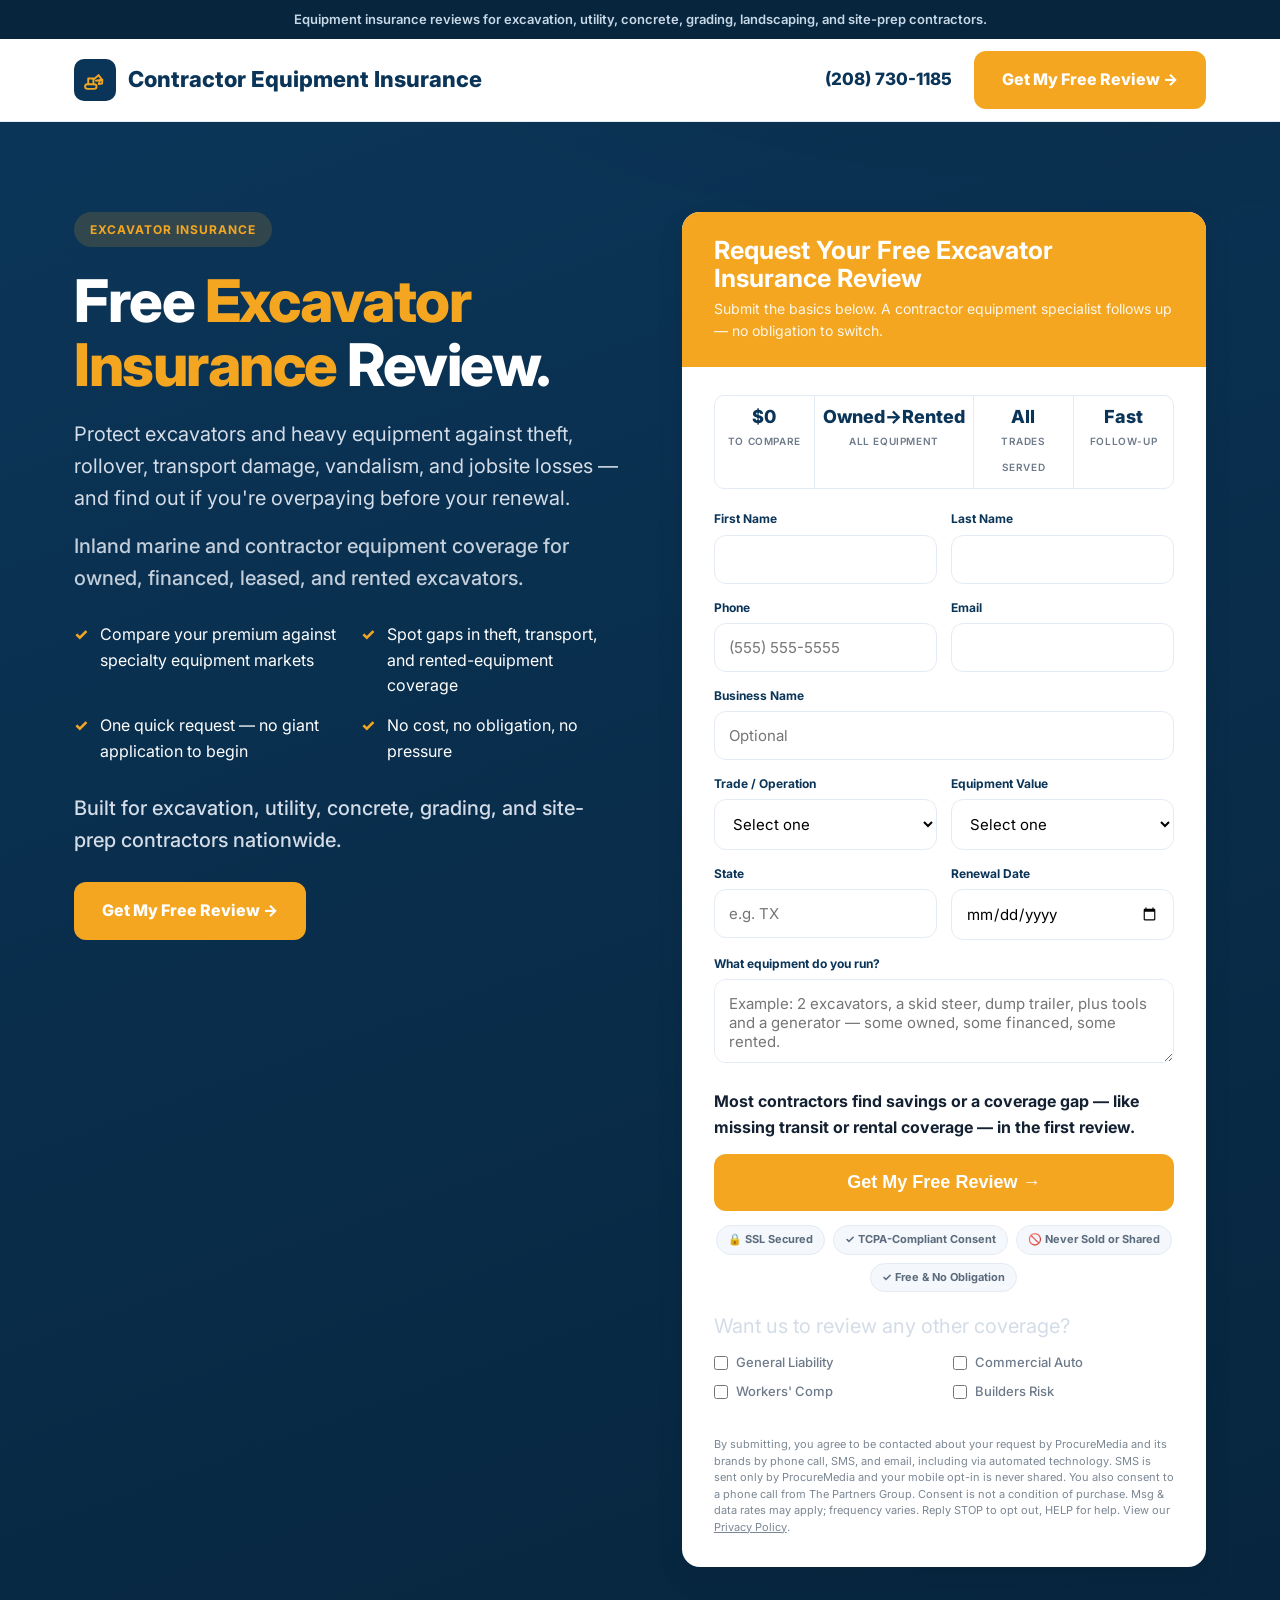
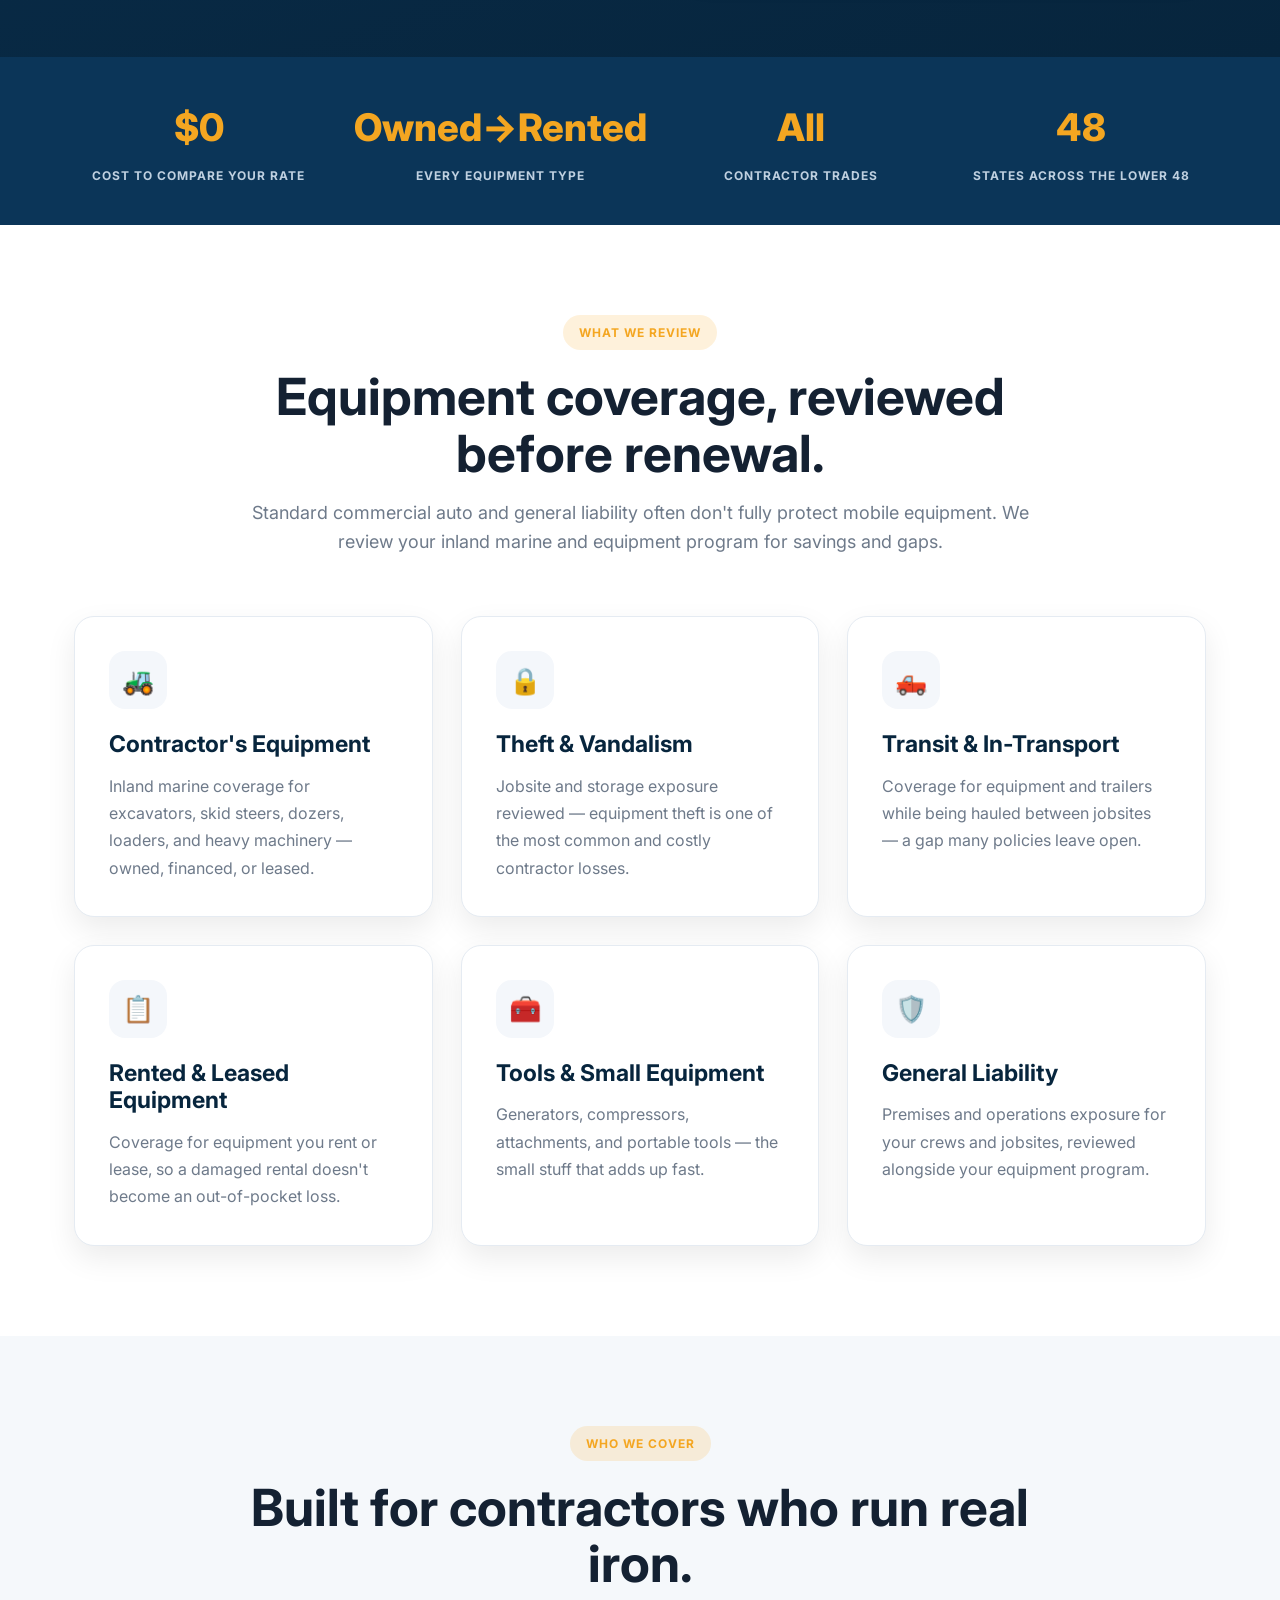
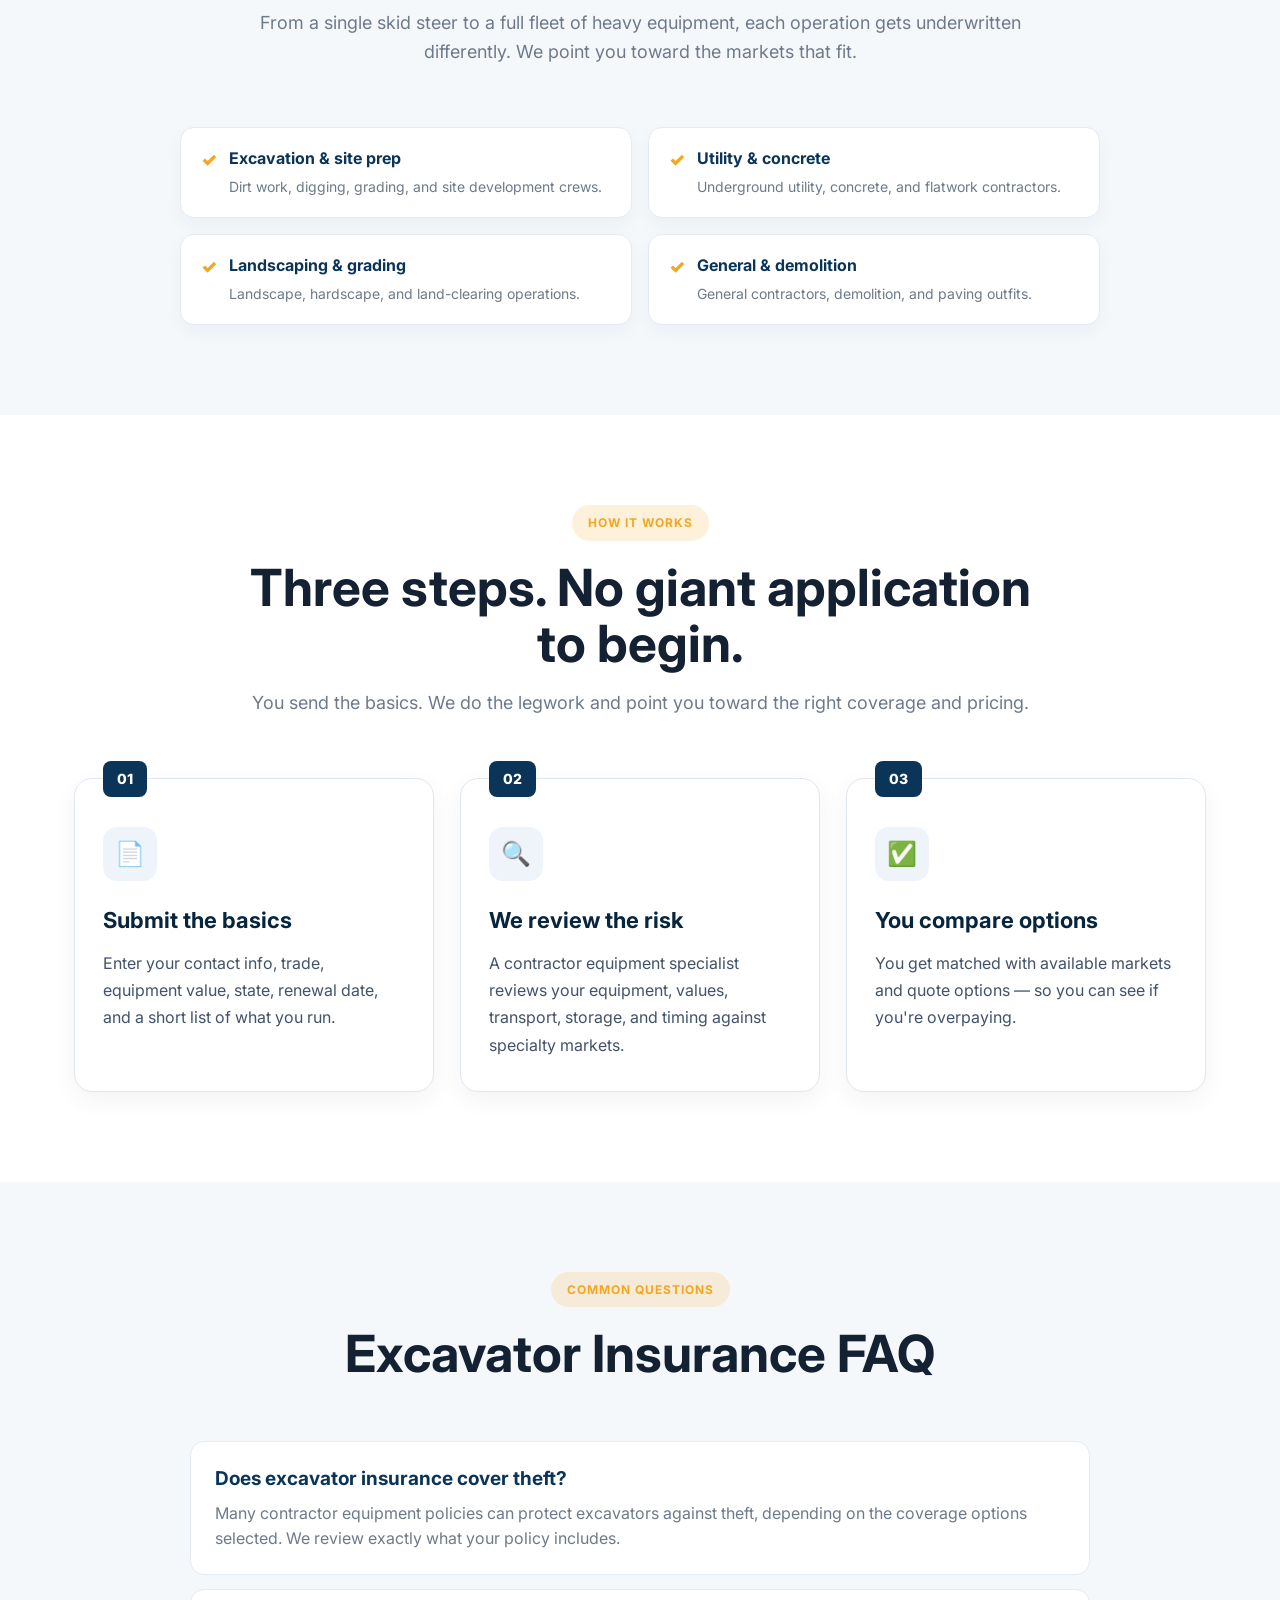
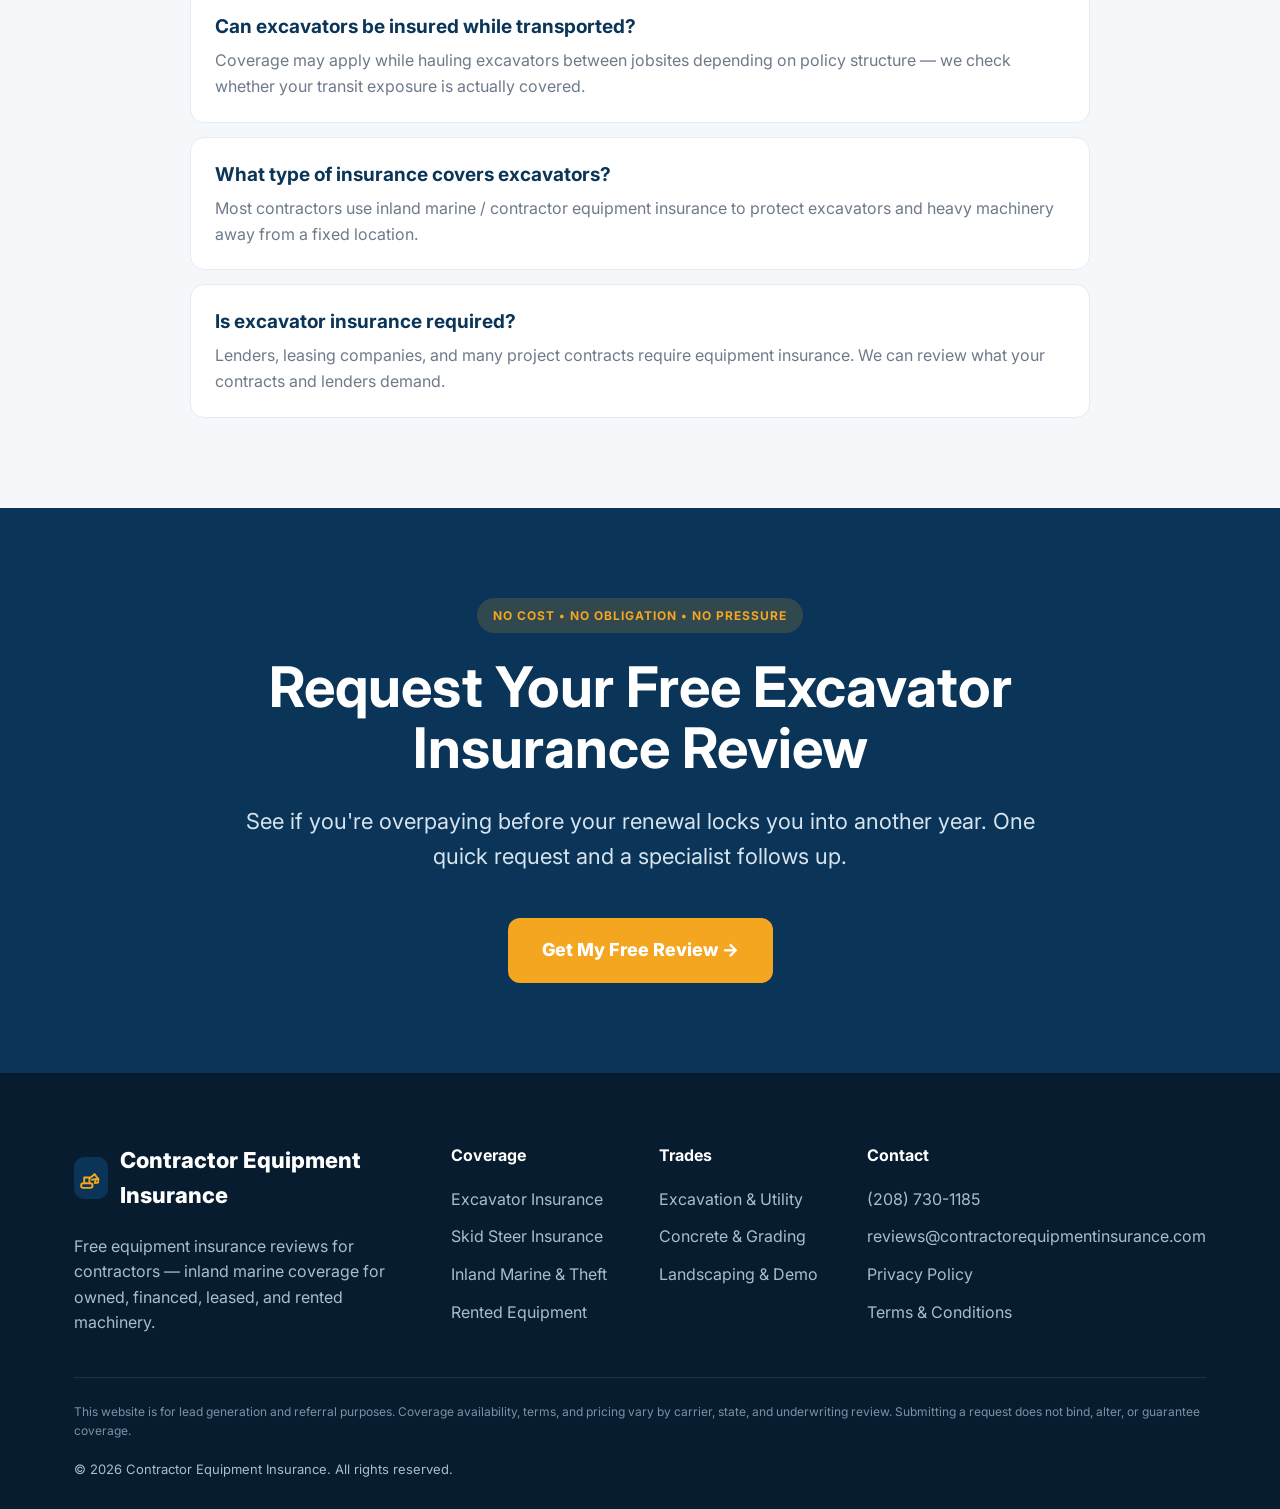
<file: excavator-insurance.html>
<!DOCTYPE html>
<html lang="en">
<head>
<meta charset="UTF-8" />
<meta name="viewport" content="width=device-width, initial-scale=1.0" />
<title>Excavator Insurance | Contractor Equipment Insurance</title>
<meta name="description" content="Free excavator insurance review. Coverage for excavators against theft, rollover, transport damage, vandalism, and jobsite losses. Inland marine coverage for owned, financed, leased, and rented excavators." />
<meta property="og:type" content="website" />
<meta property="og:site_name" content="Contractor Equipment Insurance" />
<meta property="og:title" content="Excavator Insurance | Contractor Equipment Insurance" />
<meta property="og:description" content="Free excavator insurance review. Coverage for excavators against theft, rollover, transport damage, vandalism, and jobsite losses. Inland marine coverage for owned, financed, leased, and rented excavators." />
<meta property="og:url" content="https://contractorequipmentinsurance.com/excavator-insurance.html" />
<meta property="og:image" content="https://contractorequipmentinsurance.com/og.png" />
<meta name="twitter:card" content="summary_large_image" />
<link rel="canonical" href="https://contractorequipmentinsurance.com/excavator-insurance.html" />
<meta name="robots" content="index, follow" />
<link rel="icon" type="image/svg+xml" href="/favicon.svg" />
<link rel="preconnect" href="https://fonts.googleapis.com">
<link rel="preconnect" href="https://fonts.gstatic.com" crossorigin>
<link href="https://fonts.googleapis.com/css2?family=Inter:wght@400;500;600;700;800&display=swap" rel="stylesheet">

<!-- Google tag (gtag.js) — GA4 + Google Ads (standard across all pages) -->
<script async src="https://www.googletagmanager.com/gtag/js?id=G-BPXMEYPFT1"></script>
<script>
  window.dataLayer = window.dataLayer || [];
  function gtag(){dataLayer.push(arguments);}
  gtag('js', new Date());
  gtag('config', 'G-BPXMEYPFT1');
  gtag('config', 'AW-17934471659');
</script>
<!-- Procure click-source capture: stores gclid/UTM on landing, attaches to the form -->
<script>
(function(){
  try{
    var qs = new URLSearchParams(window.location.search);
    var keys = ['gclid','gbraid','wbraid','utm_source','utm_medium','utm_campaign','utm_term','utm_content'];
    var store = {};
    try{ var c=(document.cookie.match(/(?:^|; )pm_attr=([^;]*)/)||[])[1]; if(c) store=JSON.parse(decodeURIComponent(c))||{}; }catch(e){ store={}; }
    var got=false;
    keys.forEach(function(k){ var v=qs.get(k); if(v){ store[k]=v; got=true; } });
    if(got || !store.landing){
      if(!store.landing) store.landing=window.location.pathname;
      if(!store.referrer) store.referrer=document.referrer||'';
      document.cookie='pm_attr='+encodeURIComponent(JSON.stringify(store))+'; path=/; max-age=7776000; SameSite=Lax';
    }
    function fill(){
      var f=document.querySelector('form'); if(!f) return;
      Object.keys(store).forEach(function(k){
        if(store[k] && !f.querySelector('[name="'+k+'"]')){
          var i=document.createElement('input'); i.type='hidden'; i.name=k; i.value=store[k]; f.appendChild(i);
        }
      });
    }
    if(document.readyState!=='loading') fill(); else document.addEventListener('DOMContentLoaded', fill);
  }catch(e){}
})();
</script>
<style>
:root{
  --navy:#0B3558;--navy-dark:#07253D;--gold:#F4A621;--gold-dark:#D88D13;
  --accent:#F4A621;--accent-dark:#D88D13;
  --light:#F7F9FC;--text:#142132;--muted:#6E7A8A;--line:#E5EBF2;
  --radius:18px;--shadow:0 12px 30px rgba(0,0,0,.08);--container:1180px;
}
*{margin:0;padding:0;box-sizing:border-box;}
html{scroll-behavior:smooth;}
body{font-family:'Inter',sans-serif;color:var(--text);background:#fff;line-height:1.6;}
.container{width:100%;max-width:var(--container);margin:auto;padding:0 24px;}
a{text-decoration:none;}
img{max-width:100%;}
.top-bar{background:var(--navy-dark);color:#C7D8E7;text-align:center;font-size:13px;font-weight:600;padding:9px 16px;}
.nav{position:sticky;top:0;z-index:999;background:rgba(255,255,255,.96);backdrop-filter:blur(10px);border-bottom:1px solid var(--line);}
.nav-inner{height:82px;display:flex;align-items:center;justify-content:space-between;}
.logo{display:flex;align-items:center;gap:12px;font-weight:800;color:var(--navy);font-size:22px;}
.logo-box{width:42px;height:42px;border-radius:10px;background:var(--navy);display:flex;align-items:center;justify-content:center;color:var(--gold);}
.logo-box svg{width:25px;height:25px;}
.nav-right{display:flex;align-items:center;gap:22px;}
.nav-phone{font-weight:800;color:var(--navy);font-size:17px;white-space:nowrap;}
.btn{display:inline-flex;align-items:center;justify-content:center;gap:10px;padding:16px 28px;border-radius:12px;font-weight:800;transition:.2s ease;cursor:pointer;border:none;}
.btn-primary{background:var(--accent);color:#fff;}
.btn-primary:hover{background:var(--accent-dark);transform:translateY(-2px);}
.hero{background:radial-gradient(1100px 480px at 78% -10%, rgba(0,0,0,.10), transparent 60%), linear-gradient(160deg,var(--navy) 0%, var(--navy-dark) 100%);color:#fff;padding:90px 0;}
.hero--photo .hero-title,.hero--photo .hero p,.hero--photo .hero-points div,.hero--photo .trust-line,.hero--photo .mini-proof{text-shadow:0 1px 16px rgba(3,12,24,.55);}
.hero-grid{display:grid;grid-template-columns:1fr .95fr;gap:56px;align-items:start;}
.eyebrow{display:inline-block;background:rgba(244,166,33,.16);color:var(--gold);padding:8px 16px;border-radius:999px;font-size:12px;font-weight:700;letter-spacing:1px;text-transform:uppercase;}
.hero-title{font-size:clamp(38px,4.6vw,60px);line-height:1.08;font-weight:800;letter-spacing:-1.5px;margin:22px 0;max-width:720px;}
.highlight{color:var(--gold);}
.hero p{font-size:20px;color:#D3DCE7;max-width:700px;}
.mini-proof{margin-top:16px;font-size:13px;line-height:1.6;color:#C7D8E7;font-weight:500;opacity:.92;}
.hero-points{margin:28px 0;display:grid;grid-template-columns:repeat(2,minmax(0,1fr));gap:14px 22px;max-width:640px;}
.hero-points div{display:flex;align-items:flex-start;gap:12px;color:#fff;font-size:16px;}
.hero-points span{color:var(--gold);font-weight:800;}
.hero-ba{background:rgba(255,255,255,.05);border:1px solid rgba(255,255,255,.13);border-radius:16px;padding:12px;margin-bottom:28px;max-width:560px;}
.hero-ba-head{display:flex;flex-direction:column;gap:2px;margin:2px 4px 11px;}
.hero-ba-title{display:flex;align-items:center;gap:9px;color:#fff;font-weight:800;font-size:16px;letter-spacing:-.2px;}
.hero-ba-title b{color:var(--gold);font-size:18px;line-height:1;}
.hero-ba-sub{color:#AEBED0;font-size:12.5px;}
.hero-ba-imgs{display:grid;grid-template-columns:1fr 1fr;gap:8px;}
.hero-ba-fig{position:relative;border-radius:10px;overflow:hidden;margin:0;}
.hero-ba-fig img{display:block;width:100%;height:auto;aspect-ratio:4/3;object-fit:cover;}
.hero-ba-tag{position:absolute;top:8px;left:8px;font-size:10px;font-weight:800;text-transform:uppercase;letter-spacing:.04em;color:#fff;padding:4px 9px;border-radius:999px;box-shadow:0 3px 8px rgba(0,0,0,.3);}
.trust-line{margin:8px 0 26px;font-size:14px;color:#C7D8E7;font-weight:500;}
.form-card{background:#fff;border-radius:var(--radius);box-shadow:var(--shadow);color:var(--text);overflow:hidden;}
.form-head{background:var(--accent);color:#fff;padding:24px 32px;}
.form-head h3{font-size:25px;line-height:1.12;margin-bottom:6px;color:#fff;}
.form-head p{color:rgba(255,255,255,.9);font-size:14px;}
.form-body{padding:28px 32px 32px;}
.form-stats{display:flex;border:1px solid var(--line);border-radius:10px;overflow:hidden;margin-bottom:20px;}
.form-stat{flex:1;text-align:center;padding:10px 8px;border-right:1px solid var(--line);}
.form-stat:last-child{border-right:none;}
.form-stat strong{display:block;font-size:18px;font-weight:800;color:var(--navy);line-height:1.2;}
.form-stat span{font-size:10px;text-transform:uppercase;letter-spacing:.6px;color:var(--muted);font-weight:600;}
.form-stat--hl{background:rgba(225,29,42,.05);}
.form-stat--hl strong{color:var(--accent);font-size:21px;}
.form-stat--strike strong{color:#9aa6b2;text-decoration:line-through;text-decoration-color:#c2ccd6;}
.stats-kicker{font-size:11px;font-weight:800;text-transform:uppercase;letter-spacing:1.5px;color:var(--accent);text-align:center;margin-bottom:8px;}
.form-grid{display:grid;grid-template-columns:1fr 1fr;gap:14px;}
.form-grid .full{grid-column:1/-1;}
.field-label{display:block;font-size:12px;font-weight:700;color:var(--navy);margin-bottom:6px;}
.submit-btn{width:100%;display:flex;justify-content:center;margin-top:6px;padding:18px 24px;font-size:18px;}
input,select,textarea{width:100%;padding:14px;border-radius:12px;border:1px solid var(--line);font-size:15px;font-family:inherit;background:#fff;}
textarea{min-height:84px;resize:vertical;}
input:focus,select:focus,textarea:focus{outline:none;border-color:var(--navy);}
.secondary-label{font-size:13px;color:var(--muted);margin:18px 0 10px;}
.secondary-services-grid{display:grid;grid-template-columns:1fr 1fr;gap:8px 18px;margin-bottom:18px;}
.secondary-services-grid label{display:flex;align-items:center;gap:8px;font-size:13px;font-weight:500;color:var(--muted);cursor:pointer;}
.secondary-services-grid input{width:14px;height:14px;margin:0;}
.privacy-note{display:block;margin-top:10px;font-size:12px;color:#8A97A5;text-align:center;}
.tcpa{display:block;width:100%;margin-top:16px;font-size:11px;line-height:1.5;color:#7B8794;text-align:left;}
.tcpa a{color:#7B8794;text-decoration:underline;}
.stats{background:var(--navy);padding:40px 0;}
.stats-grid{display:grid;grid-template-columns:repeat(4,1fr);gap:30px;text-align:center;}
.stat h2{color:#fff;font-size:38px;font-weight:800;}
.stat h2 span{color:var(--gold);}
.stat p{color:#BFD0E0;text-transform:uppercase;letter-spacing:1px;font-size:12px;font-weight:700;margin-top:8px;}
.section{padding:90px 0;}
.how-section{background:#f5f8fb;}
.section-head{text-align:center;max-width:820px;margin:auto auto 60px;}
.section-head h2{font-size:clamp(32px,4vw,52px);line-height:1.1;margin:18px 0;}
.section-head p{color:var(--muted);font-size:18px;}
.review-grid{display:grid;grid-template-columns:repeat(3,1fr);gap:28px;}
.review-card{background:#fff;border:1px solid var(--line);border-radius:20px;padding:34px;box-shadow:var(--shadow);transition:.2s ease;}
.review-card:hover{transform:translateY(-4px);}
.review-icon{width:58px;height:58px;border-radius:16px;background:#F4F7FB;display:flex;align-items:center;justify-content:center;font-size:26px;margin-bottom:22px;}
.review-card h3{font-size:23px;line-height:1.2;margin-bottom:14px;color:var(--navy-dark);}
.review-card p{color:var(--muted);line-height:1.7;font-size:16px;}
.seg-grid{display:grid;grid-template-columns:1fr 1fr;gap:16px;max-width:920px;margin:0 auto;}
.seg-item{background:#fff;border:1px solid var(--line);border-radius:14px;padding:18px 20px;display:flex;gap:12px;align-items:flex-start;box-shadow:0 8px 18px rgba(16,32,51,.04);}
.seg-item .check{color:var(--gold);font-weight:900;font-size:18px;}
.seg-item strong{display:block;color:var(--navy);margin-bottom:2px;}
.seg-item span{color:var(--muted);font-size:14px;}
.how-grid{display:grid;grid-template-columns:repeat(3,1fr);gap:26px;margin-top:40px;}
.how-card{position:relative;background:#fff;border:1px solid #dfe7f0;border-radius:18px;padding:48px 28px 32px;box-shadow:0 8px 24px rgba(0,0,0,.05);}
.step-badge{position:absolute;top:-18px;left:28px;background:var(--navy);color:#fff;font-weight:800;padding:7px 14px;border-radius:8px;font-size:14px;}
.how-icon{width:54px;height:54px;border-radius:14px;background:#eef4fa;display:flex;align-items:center;justify-content:center;font-size:24px;margin-bottom:22px;}
.how-card h3{font-size:22px;margin-bottom:12px;color:var(--navy-dark);}
.how-card p{color:#435269;font-size:16px;line-height:1.7;}
.faq{max-width:900px;margin:0 auto;display:grid;gap:14px;}
.faq-item{border:1px solid var(--line);border-radius:14px;padding:22px 24px;background:#fff;}
.faq-item h3{color:var(--navy);margin-bottom:6px;font-size:19px;}
.faq-item p{color:var(--muted);}
.final-cta{background:var(--navy);padding:90px 20px;text-align:center;}
.cta-box{max-width:820px;margin:0 auto;}
.final-cta h2{color:#fff;font-size:clamp(34px,4.4vw,56px);line-height:1.1;margin:24px 0;}
.final-cta p{color:#d7e4ef;font-size:22px;line-height:1.6;margin-bottom:34px;}
.final-cta .btn{padding:18px 34px;font-size:18px;margin-top:10px;}
footer{background:#071C2E;color:#A7BED1;padding:70px 0 30px;}
.footer-grid{display:grid;grid-template-columns:2fr 1fr 1fr 1fr;gap:40px;margin-bottom:40px;}
footer h4{color:#fff;margin-bottom:18px;}
footer a{color:#A7BED1;display:block;margin-bottom:12px;}
.footer-disclaimer{border-top:1px solid rgba(255,255,255,.1);padding-top:24px;font-size:12px;line-height:1.6;color:#7B92A6;margin-bottom:18px;}
.footer-bottom{font-size:13px;}
.article{max-width:820px;margin:0 auto;padding:70px 0;}
.article h1{font-size:clamp(30px,4vw,46px);color:var(--navy);line-height:1.12;margin-bottom:18px;}
.article .lede{font-size:19px;color:var(--muted);margin-bottom:30px;}
.article h2{color:var(--navy);font-size:26px;margin:34px 0 12px;}
.article p{color:#39485B;font-size:17px;margin-bottom:16px;}
.article .back{display:inline-block;margin-top:30px;font-weight:700;color:var(--accent);}
.legal{max-width:820px;margin:0 auto;padding:70px 0;}
.legal h1{font-size:38px;color:var(--navy);margin-bottom:10px;}
.legal h2{color:var(--navy);font-size:22px;margin:28px 0 10px;}
.legal p{color:#39485B;margin-bottom:14px;}
.thanks{max-width:680px;margin:0 auto;padding:110px 24px;text-align:center;}
.thanks .badge{width:84px;height:84px;border-radius:50%;background:rgba(244,166,33,.15);color:var(--accent);display:flex;align-items:center;justify-content:center;font-size:40px;margin:0 auto 26px;}
.thanks h1{font-size:40px;color:var(--navy);margin-bottom:16px;}
.thanks p{font-size:19px;color:var(--muted);margin-bottom:14px;}
@media(max-width:980px){
.hero-grid,.review-grid,.how-grid,.footer-grid,.stats-grid,.seg-grid,.ba-grid{grid-template-columns:1fr;}
.form-grid{grid-template-columns:1fr;}
.hero-points{grid-template-columns:1fr;}
.form-stats{flex-wrap:wrap;}
.form-stat{flex:1 1 45%;}
}
@media(max-width:640px){.nav-phone{display:none;}}
.results{background:#fff;}
.ba-grid{display:grid;grid-template-columns:1fr 1fr;gap:24px;max-width:1040px;margin:0 auto;}
.ba-card{position:relative;border-radius:18px;overflow:hidden;box-shadow:var(--shadow);border:1px solid var(--line);background:#fff;}
.ba-card img{display:block;width:100%;height:auto;aspect-ratio:4/3;object-fit:cover;}
.ba-tag{position:absolute;top:14px;left:14px;font-size:13px;font-weight:800;letter-spacing:.04em;text-transform:uppercase;color:#fff;padding:7px 14px;border-radius:999px;box-shadow:0 4px 12px rgba(0,0,0,.28);}
.ba-before{background:#6b7280;}
.ba-after{background:var(--gold);color:var(--navy);}
.ba-cap{padding:16px 18px;color:var(--muted);font-size:15px;text-align:center;}
.ba-video{max-width:1040px;margin:38px auto 0;border-radius:18px;overflow:hidden;box-shadow:var(--shadow);background:#000;}
.ba-video video{display:block;width:100%;height:auto;aspect-ratio:16/9;background:#000;}
.ba-vcap{text-align:center;color:var(--muted);font-size:15px;margin-top:16px;}
.trust-strip{display:flex;flex-wrap:wrap;gap:8px;justify-content:center;margin-top:14px;}
.tbadge{display:inline-flex;align-items:center;gap:6px;font-size:11px;font-weight:700;color:#5B6B7C;background:#F4F7FB;border:1px solid #E5EBF2;border-radius:999px;padding:5px 11px;white-space:nowrap;}
.carriers{padding:44px 0;background:#fff;border-top:1px solid var(--line);border-bottom:1px solid var(--line);}
.carriers-label{text-align:center;font-size:11px;font-weight:700;letter-spacing:1.4px;text-transform:uppercase;color:var(--muted);margin-bottom:28px;}
.carriers-grid{display:flex;flex-wrap:wrap;align-items:center;justify-content:center;gap:24px 48px;}
.carriers-grid img{height:44px;width:auto;opacity:.72;filter:grayscale(25%);transition:.25s ease;}
.carriers-grid img:hover{opacity:1;filter:grayscale(0%);}
@media(max-width:640px){.carriers-grid img{height:32px;}.carriers-grid{gap:18px 28px;}}
.blog-grid{display:grid;grid-template-columns:repeat(3,1fr);gap:24px;margin-top:20px;}
.blog-card{background:#fff;border:1px solid var(--line);border-radius:16px;padding:28px;box-shadow:0 8px 20px rgba(0,0,0,.05);display:flex;flex-direction:column;gap:10px;}
.blog-card-tag{display:inline-block;font-size:10px;font-weight:700;letter-spacing:1.2px;text-transform:uppercase;color:var(--accent);background:rgba(0,0,0,.06);padding:4px 10px;border-radius:999px;}
.blog-card h2{font-size:19px;color:var(--navy);line-height:1.25;margin:0;}
.blog-card p{color:var(--muted);font-size:14px;flex:1;}
.blog-card-date{font-size:12px;color:var(--muted);font-weight:500;}
.blog-card .read-more{font-size:14px;font-weight:700;color:var(--accent);}
.article-meta{display:flex;align-items:center;gap:12px;flex-wrap:wrap;margin-bottom:16px;}
.article-breadcrumb{font-size:13px;color:var(--muted);margin-bottom:24px;}
.article-cta-box{margin-top:44px;padding:32px;background:var(--light);border-radius:16px;border:1px solid var(--line);}
.article-cta-box h3{color:var(--navy);font-size:22px;margin-bottom:8px;}
.article-cta-box p{color:var(--muted);margin-bottom:20px;}
@media(max-width:980px){.blog-grid{grid-template-columns:1fr;}}
.ms-progress{display:flex;align-items:center;margin-bottom:22px;}
.ms-dot{width:30px;height:30px;border-radius:50%;background:var(--line);color:var(--muted);display:flex;align-items:center;justify-content:center;font-size:11px;font-weight:800;flex-shrink:0;transition:.2s;}
.ms-dot.ms-active{background:var(--accent);color:#fff;}
.ms-dot.ms-done{background:var(--navy);color:#fff;}
.ms-line{flex:1;height:2px;background:var(--line);transition:.2s;}
.ms-line.ms-done{background:var(--navy);}
.ms-panel{display:none;}
.ms-panel.ms-active{display:block;}
.ms-q{font-size:20px;font-weight:800;color:#142132;line-height:1.3;margin-bottom:6px;}
.ms-sub{font-size:14px;color:#4A5568;margin-bottom:4px;}
.ms-opts{display:grid;grid-template-columns:1fr 1fr;gap:10px;margin:14px 0 8px;}
.ms-opt{padding:13px 14px;border:2px solid var(--line);border-radius:12px;font-size:14px;font-weight:600;color:var(--navy);cursor:pointer;text-align:left;background:#fff;transition:.15s;line-height:1.3;width:100%;}
.ms-opt:hover,.ms-opt.ms-sel{border-color:var(--accent);background:rgba(244,166,33,.08);}
.ms-back-btn{background:none;border:none;font-size:13px;color:var(--muted);font-weight:600;cursor:pointer;padding:0;margin-top:12px;display:inline-block;}
.ms-back-btn:hover{color:var(--navy);}
@media(max-width:500px){.ms-opts{grid-template-columns:1fr;}}
</style>
<script type="application/ld+json">{"@context":"https://schema.org","@type":"Organization","name":"Contractor Equipment Insurance","url":"https://contractorequipmentinsurance.com/","telephone":"(208) 730-1185","areaServed":"US","logo":"https://contractorequipmentinsurance.com/og.png"}</script>
<script type="application/ld+json">{"@context":"https://schema.org","@type":"Service","name":"Excavator Insurance | Contractor Equipment Insurance","serviceType":"contractor equipment insurance","areaServed":"US","provider":{"@type":"Organization","name":"Contractor Equipment Insurance","telephone":"(208) 730-1185","url":"https://contractorequipmentinsurance.com/"},"description":"Free excavator insurance review. Coverage for excavators against theft, rollover, transport damage, vandalism, and jobsite losses. Inland marine coverage for owned, financed, leased, and rented excavators.","url":"https://contractorequipmentinsurance.com/excavator-insurance.html"}</script>
<script type="application/ld+json">{"@context":"https://schema.org","@type":"FAQPage","mainEntity":[{"@type":"Question","name":"Does excavator insurance cover theft?","acceptedAnswer":{"@type":"Answer","text":"Many contractor equipment policies can protect excavators against theft, depending on the coverage options selected. We review exactly what your policy includes."}},{"@type":"Question","name":"Can excavators be insured while transported?","acceptedAnswer":{"@type":"Answer","text":"Coverage may apply while hauling excavators between jobsites depending on policy structure — we check whether your transit exposure is actually covered."}},{"@type":"Question","name":"What type of insurance covers excavators?","acceptedAnswer":{"@type":"Answer","text":"Most contractors use inland marine / contractor equipment insurance to protect excavators and heavy machinery away from a fixed location."}},{"@type":"Question","name":"Is excavator insurance required?","acceptedAnswer":{"@type":"Answer","text":"Lenders, leasing companies, and many project contracts require equipment insurance. We can review what your contracts and lenders demand."}}]}</script>
</head>
<body>
<div class="top-bar">Equipment insurance reviews for excavation, utility, concrete, grading, landscaping, and site-prep contractors.</div>

<header class="nav">
<div class="container nav-inner">
<a href="/" class="logo">
<div class="logo-box"><svg viewBox="0 0 24 24" fill="none" stroke="currentColor" stroke-width="1.8" stroke-linecap="round" stroke-linejoin="round"><rect x="2" y="16.5" width="11" height="4.5" rx="2.25"/><path d="M5 16.5V11h5v5.5"/><path d="M10 12l5-4"/><path d="M15 8l3.5 4.5"/><path d="M12.5 13.2l6-1"/><path d="M16.5 12.4l2 .3-.2 3.3-3.2.3z"/></svg></div>
Contractor Equipment Insurance
</a>
<div class="nav-right">
<a href="tel:12087301185" class="nav-phone">(208) 730-1185</a>
<a href="#form" class="btn btn-primary">Get My Free Review →</a>
</div>
</div>
</header>

<section class="hero">
<div class="container hero-grid">
<div>

<div class="eyebrow">Excavator Insurance</div>
<h1 class="hero-title">Free <span class="highlight">Excavator Insurance</span> Review.</h1>
<p>Protect excavators and heavy equipment against theft, rollover, transport damage, vandalism, and jobsite losses — and find out if you're overpaying before your renewal.</p>
<p class="mini-proof">Inland marine and contractor equipment coverage for owned, financed, leased, and rented excavators.</p>
<div class="hero-points">
<div><span>✓</span> Compare your premium against specialty equipment markets</div>
<div><span>✓</span> Spot gaps in theft, transport, and rented-equipment coverage</div>
<div><span>✓</span> One quick request — no giant application to begin</div>
<div><span>✓</span> No cost, no obligation, no pressure</div>
</div>
<p class="trust-line">Built for excavation, utility, concrete, grading, and site-prep contractors nationwide.</p>
<a href="#form" class="btn btn-primary">Get My Free Review →</a>
</div>

<div class="form-card" id="form">
<div class="form-head">
<h3>Request Your Free Excavator Insurance Review</h3>
<p>Submit the basics below. A contractor equipment specialist follows up — no obligation to switch.</p>
</div>
<div class="form-body">

<div class="form-stats">
  <div class="form-stat"><strong>$0</strong><span>To Compare</span></div>
  <div class="form-stat"><strong>Owned→Rented</strong><span>All Equipment</span></div>
  <div class="form-stat"><strong>All</strong><span>Trades Served</span></div>
  <div class="form-stat"><strong>Fast</strong><span>Follow-Up</span></div>
</div>
<form action="https://procure-lead-engine.dan-fda.workers.dev/submit" method="POST">
  <input type="hidden" name="lead_source" value="contractorequipmentinsurance.com/excavator-insurance" />
  <input type="text" name="_gotcha" style="display:none !important" tabindex="-1" autocomplete="off" aria-hidden="true" />
  <input type="hidden" name="site" value="contractorequipmentinsurance.com" />
  <input type="hidden" name="vertical" value="Contractor Equipment Insurance" />
  <input type="hidden" name="_redirect" value="https://contractorequipmentinsurance.com/thank-you.html" />
<div class="form-grid">
<div class="">
<label class="field-label" for="first_name">First Name</label>
<input id="first_name" type="text" name="first_name" autocomplete="given-name" required>
</div>
<div class="">
<label class="field-label" for="last_name">Last Name</label>
<input id="last_name" type="text" name="last_name" autocomplete="family-name" required>
</div>
<div class="">
<label class="field-label" for="phone">Phone</label>
<input id="phone" type="tel" name="phone" placeholder="(555) 555-5555" autocomplete="tel" inputmode="tel" pattern="[\d\s\-\(\)\.]{10,20}" required>
</div>
<div class="">
<label class="field-label" for="email">Email</label>
<input id="email" type="email" name="email" autocomplete="email" required>
</div>
<div class="full">
<label class="field-label" for="company">Business Name</label>
<input id="company" type="text" name="company" placeholder="Optional" autocomplete="organization">
</div>
<div class="">
<label class="field-label" for="operation_type">Trade / Operation</label>
<select id="operation_type" name="operation_type" required>
<option value="">Select one</option>
<option>General Contractor</option>
<option>Excavation</option>
<option>Utility Contractor</option>
<option>Concrete</option>
<option>Grading / Site Prep</option>
<option>Landscaping</option>
<option>Demolition</option>
<option>Paving</option>
<option>Other</option>
</select>
</div>
<div class="">
<label class="field-label" for="equipment_value">Equipment Value</label>
<select id="equipment_value" name="equipment_value">
<option value="">Select one</option>
<option>Under $100k</option>
<option>$100k–$250k</option>
<option>$250k–$500k</option>
<option>$500k–$1M</option>
<option>$1M+</option>
</select>
</div>
<div class="">
<label class="field-label" for="state">State</label>
<input id="state" type="text" name="state" placeholder="e.g. TX" autocomplete="address-level1">
</div>
<div class="">
<label class="field-label" for="renewal_date">Renewal Date</label>
<input id="renewal_date" type="date" name="renewal_date">
</div>
<div class="full">
<label class="field-label" for="equipment_details">What equipment do you run?</label>
<textarea id="equipment_details" name="equipment_details" placeholder="Example: 2 excavators, a skid steer, dump trailer, plus tools and a generator — some owned, some financed, some rented."></textarea>
</div>
<div class="full">
<p style="font-weight:700; color:#142132; margin:4px 0 14px; font-size:16px;">Most contractors find savings or a coverage gap — like missing transit or rental coverage — in the first review.</p>
<button class="btn btn-primary submit-btn" type="submit">Get My Free Review →</button>
<div class="trust-strip"><span class="tbadge">🔒 SSL Secured</span>
<span class="tbadge">✓ TCPA-Compliant Consent</span>
<span class="tbadge">🚫 Never Sold or Shared</span>
<span class="tbadge">✓ Free &amp; No Obligation</span></div>
<p class="secondary-label">Want us to review any other coverage?</p>
<div class="secondary-services-grid">
<label><input type="checkbox" name="also_review[]" value="General Liability"> General Liability</label>
<label><input type="checkbox" name="also_review[]" value="Commercial Auto"> Commercial Auto</label>
<label><input type="checkbox" name="also_review[]" value="Workers' Comp"> Workers' Comp</label>
<label><input type="checkbox" name="also_review[]" value="Builders Risk"> Builders Risk</label>
</div>
</div>
</div>
<div class="tcpa">By submitting, you agree to be contacted about your request by ProcureMedia and its brands by phone call, SMS, and email, including via automated technology. SMS is sent only by ProcureMedia and your mobile opt-in is never shared. You also consent to a phone call from The Partners Group. Consent is not a condition of purchase. Msg & data rates may apply; frequency varies. Reply STOP to opt out, HELP for help. View our <a href="/privacy-policy.html" target="_blank">Privacy Policy</a>.</div>
</form>
</div>
</div>
</div>
</section>

<section class="stats">
<div class="container stats-grid">
<div class="stat"><h2><span>$0</span></h2><p>Cost To Compare Your Rate</p></div>
<div class="stat"><h2><span>Owned→Rented</span></h2><p>Every Equipment Type</p></div>
<div class="stat"><h2><span>All</span></h2><p>Contractor Trades</p></div>
<div class="stat"><h2><span>48</span></h2><p>States Across The Lower 48</p></div>
</div>
</section>

<section class="section" id="services">
<div class="container">
<div class="section-head">
<div class="eyebrow">What We Review</div>
<h2>Equipment coverage, reviewed before renewal.</h2>
<p>Standard commercial auto and general liability often don't fully protect mobile equipment. We review your inland marine and equipment program for savings and gaps.</p>
</div>
<div class="review-grid">
<div class="review-card">
<div class="review-icon">🚜</div>
<h3>Contractor's Equipment</h3>
<p>Inland marine coverage for excavators, skid steers, dozers, loaders, and heavy machinery — owned, financed, or leased.</p>
</div>
<div class="review-card">
<div class="review-icon">🔒</div>
<h3>Theft &amp; Vandalism</h3>
<p>Jobsite and storage exposure reviewed — equipment theft is one of the most common and costly contractor losses.</p>
</div>
<div class="review-card">
<div class="review-icon">🛻</div>
<h3>Transit &amp; In-Transport</h3>
<p>Coverage for equipment and trailers while being hauled between jobsites — a gap many policies leave open.</p>
</div>
<div class="review-card">
<div class="review-icon">📋</div>
<h3>Rented &amp; Leased Equipment</h3>
<p>Coverage for equipment you rent or lease, so a damaged rental doesn't become an out-of-pocket loss.</p>
</div>
<div class="review-card">
<div class="review-icon">🧰</div>
<h3>Tools &amp; Small Equipment</h3>
<p>Generators, compressors, attachments, and portable tools — the small stuff that adds up fast.</p>
</div>
<div class="review-card">
<div class="review-icon">🛡️</div>
<h3>General Liability</h3>
<p>Premises and operations exposure for your crews and jobsites, reviewed alongside your equipment program.</p>
</div>
</div>
</div>
</section>

<section class="section how-section">
<div class="container">
<div class="section-head">
<div class="eyebrow">Who We Cover</div>
<h2>Built for contractors who run real iron.</h2>
<p>From a single skid steer to a full fleet of heavy equipment, each operation gets underwritten differently. We point you toward the markets that fit.</p>
</div>
<div class="seg-grid">
<div class="seg-item"><span class="check">✓</span><div><strong>Excavation &amp; site prep</strong><span>Dirt work, digging, grading, and site development crews.</span></div></div>
<div class="seg-item"><span class="check">✓</span><div><strong>Utility &amp; concrete</strong><span>Underground utility, concrete, and flatwork contractors.</span></div></div>
<div class="seg-item"><span class="check">✓</span><div><strong>Landscaping &amp; grading</strong><span>Landscape, hardscape, and land-clearing operations.</span></div></div>
<div class="seg-item"><span class="check">✓</span><div><strong>General &amp; demolition</strong><span>General contractors, demolition, and paving outfits.</span></div></div>
</div>
</div>
</section>

<section class="section">
<div class="container">
<div class="section-head">
<div class="eyebrow">How It Works</div>
<h2>Three steps. No giant application to begin.</h2>
<p>You send the basics. We do the legwork and point you toward the right coverage and pricing.</p>
</div>
<div class="how-grid">
<div class="how-card">
<div class="step-badge">01</div>
<div class="how-icon">📄</div>
<h3>Submit the basics</h3>
<p>Enter your contact info, trade, equipment value, state, renewal date, and a short list of what you run.</p>
</div>
<div class="how-card">
<div class="step-badge">02</div>
<div class="how-icon">🔍</div>
<h3>We review the risk</h3>
<p>A contractor equipment specialist reviews your equipment, values, transport, storage, and timing against specialty markets.</p>
</div>
<div class="how-card">
<div class="step-badge">03</div>
<div class="how-icon">✅</div>
<h3>You compare options</h3>
<p>You get matched with available markets and quote options — so you can see if you're overpaying.</p>
</div>
</div>
</div>
</section>

<section class="section how-section">
<div class="container">
<div class="section-head">
<div class="eyebrow">Common Questions</div>
<h2>Excavator Insurance FAQ</h2>
</div>
<div class="faq">
<div class="faq-item">
<h3>Does excavator insurance cover theft?</h3>
<p>Many contractor equipment policies can protect excavators against theft, depending on the coverage options selected. We review exactly what your policy includes.</p>
</div>
<div class="faq-item">
<h3>Can excavators be insured while transported?</h3>
<p>Coverage may apply while hauling excavators between jobsites depending on policy structure — we check whether your transit exposure is actually covered.</p>
</div>
<div class="faq-item">
<h3>What type of insurance covers excavators?</h3>
<p>Most contractors use inland marine / contractor equipment insurance to protect excavators and heavy machinery away from a fixed location.</p>
</div>
<div class="faq-item">
<h3>Is excavator insurance required?</h3>
<p>Lenders, leasing companies, and many project contracts require equipment insurance. We can review what your contracts and lenders demand.</p>
</div>
</div>
</div>
</section>

<section class="final-cta">
<div class="container">
<div class="cta-box">
<div class="eyebrow">No Cost • No Obligation • No Pressure</div>
<h2>Request Your Free Excavator Insurance Review</h2>
<p>See if you're overpaying before your renewal locks you into another year. One quick request and a specialist follows up.</p>
<a href="#form" class="btn btn-primary">Get My Free Review →</a>
</div>
</div>
</section>

<footer id="contact">
<div class="container">
<div class="footer-grid">
<div>
<div class="logo" style="color:#fff;margin-bottom:20px">
<div class="logo-box"><svg viewBox="0 0 24 24" fill="none" stroke="currentColor" stroke-width="1.8" stroke-linecap="round" stroke-linejoin="round"><rect x="2" y="16.5" width="11" height="4.5" rx="2.25"/><path d="M5 16.5V11h5v5.5"/><path d="M10 12l5-4"/><path d="M15 8l3.5 4.5"/><path d="M12.5 13.2l6-1"/><path d="M16.5 12.4l2 .3-.2 3.3-3.2.3z"/></svg></div>
Contractor Equipment Insurance
</div>
<p>Free equipment insurance reviews for contractors — inland marine coverage for owned, financed, leased, and rented machinery.</p>
</div>
<div>
<h4>Coverage</h4>
<a href="/excavator-insurance.html">Excavator Insurance</a>
<a href="/skid-steer-insurance.html">Skid Steer Insurance</a>
<a href="/#services">Inland Marine &amp; Theft</a>
<a href="/#services">Rented Equipment</a>
</div>
<div>
<h4>Trades</h4>
<a href="/#services">Excavation &amp; Utility</a>
<a href="/#services">Concrete &amp; Grading</a>
<a href="/#services">Landscaping &amp; Demo</a>
</div>
<div>
<h4>Contact</h4>
<a href="tel:12087301185">(208) 730-1185</a>
<a href="mailto:reviews@contractorequipmentinsurance.com">reviews@contractorequipmentinsurance.com</a>
<a href="/privacy-policy.html">Privacy Policy</a>
<a href="/terms.html">Terms &amp; Conditions</a>
</div>
</div>
<div class="footer-disclaimer">This website is for lead generation and referral purposes. Coverage availability, terms, and pricing vary by carrier, state, and underwriting review. Submitting a request does not bind, alter, or guarantee coverage.</div>
<div class="footer-bottom">© 2026 Contractor Equipment Insurance. All rights reserved.</div>
</div>
</footer>

<script>
document.addEventListener("DOMContentLoaded", function () {
  const phoneInput = document.querySelector('input[name="phone"]');
  if (phoneInput) {
    phoneInput.addEventListener("input", function (e) {
      let value = e.target.value.replace(/\D/g, "");
      if (value.charAt(0) === "1") value = value.slice(1); // strip US country code — no area code starts with 1
      value = value.slice(0, 10);
      if (value.length > 6) {
        e.target.value = `(${value.slice(0, 3)}) ${value.slice(3, 6)}-${value.slice(6)}`;
      } else if (value.length > 3) {
        e.target.value = `(${value.slice(0, 3)}) ${value.slice(3)}`;
      } else if (value.length > 0) {
        e.target.value = `(${value}`;
      }
    });
  }
});
</script>
<!-- Procure form analytics — GA4 funnel events (no PII to GA) + partial capture to separate DB -->
<script>
(function(){
  var form = document.querySelector('form'); if(!form) return;
  var ENDPOINT = 'https://procure-lead-engine.dan-fda.workers.dev/partial';
  var SITE = 'contractorequipmentinsurance.com';
  var SKIP = {_gotcha:1,_redirect:1,site:1,lead_source:1,vertical:1,pm_sid:1,gclid:1,gbraid:1,wbraid:1,utm_source:1,utm_medium:1,utm_campaign:1,utm_term:1,utm_content:1};
  var FIELDS = [];
  Array.prototype.forEach.call(form.querySelectorAll('[name]'), function(el){
    var n=el.name; if(!n||SKIP[n]||el.type==='hidden') return; if(FIELDS.indexOf(n)<0) FIELDS.push(n);
  });
  var sid;
  try { sid = sessionStorage.getItem('pm_sid'); if(!sid){ sid = (window.crypto && crypto.randomUUID ? crypto.randomUUID() : (Date.now()+'-'+Math.random())); sessionStorage.setItem('pm_sid', sid); } }
  catch(e){ sid = Date.now()+'-'+Math.random(); }
  var attr = {};
  try { var c=(document.cookie.match(/(?:^|; )pm_attr=([^;]*)/)||[])[1]; if(c) attr=JSON.parse(decodeURIComponent(c))||{}; } catch(e){}
  if(!form.querySelector('[name="pm_sid"]')){ var h=document.createElement('input'); h.type='hidden'; h.name='pm_sid'; h.value=sid; form.appendChild(h); }
  var started=false, reached={}, lastField='', t=null;
  function v(n){ var el=form.querySelector('[name="'+n+'"]'); return el ? (el.value||'').trim() : ''; }
  function fullname(){ return v('name') || [v('first_name'),v('last_name')].filter(Boolean).join(' '); }
  function extra(){ var o={}, core={first_name:1,last_name:1,name:1,email:1,phone:1,association:1,community_size:1,role:1};
    FIELDS.forEach(function(n){ if(!core[n]){ var val=v(n); if(val) o[n]=val; } }); return JSON.stringify(o); }
  function snap(sub){ return {
    session_id:sid, site:SITE, last_field:lastField, fields_reached:Object.keys(reached).length, submitted:sub?1:0,
    name:fullname(), email:v('email'), phone:v('phone'),
    association:v('association'), community_size:v('community_size'), role:v('role'), extra:extra(),
    gclid:attr.gclid||'', utm_source:attr.utm_source||'', utm_medium:attr.utm_medium||'', utm_campaign:attr.utm_campaign||'',
    utm_term:attr.utm_term||'', utm_content:attr.utm_content||'', landing:attr.landing||'', referrer:attr.referrer||'' }; }
  function beacon(sub){ try{ var b=new Blob([JSON.stringify(snap(sub))],{type:'text/plain'});
    if(navigator.sendBeacon) navigator.sendBeacon(ENDPOINT,b); else fetch(ENDPOINT,{method:'POST',body:JSON.stringify(snap(sub)),mode:'no-cors',keepalive:true}); }catch(e){} }
  function ga(n,p){ try{ if(window.gtag) gtag('event',n,p||{}); }catch(e){} }
  form.addEventListener('focusin', function(){ if(!started){ started=true; ga('form_start',{form:SITE}); beacon(false); } });
  FIELDS.forEach(function(n,idx){ var el=form.querySelector('[name="'+n+'"]'); if(!el) return;
    function mark(){ if(v(n) && !reached[n]){ reached[n]=true; lastField=n; ga('form_progress',{field_name:n, step:idx+1}); } }
    el.addEventListener('blur', function(){ mark(); clearTimeout(t); t=setTimeout(function(){ beacon(false); },400); });
    el.addEventListener('change', function(){ mark(); beacon(false); });
  });
  form.addEventListener('submit', function(){ beacon(true); });
  window.addEventListener('pagehide', function(){ if(started) beacon(false); });
  document.addEventListener('visibilitychange', function(){ if(document.visibilityState==='hidden' && started) beacon(false); });
})();
</script>
</body>
</html>
</file>
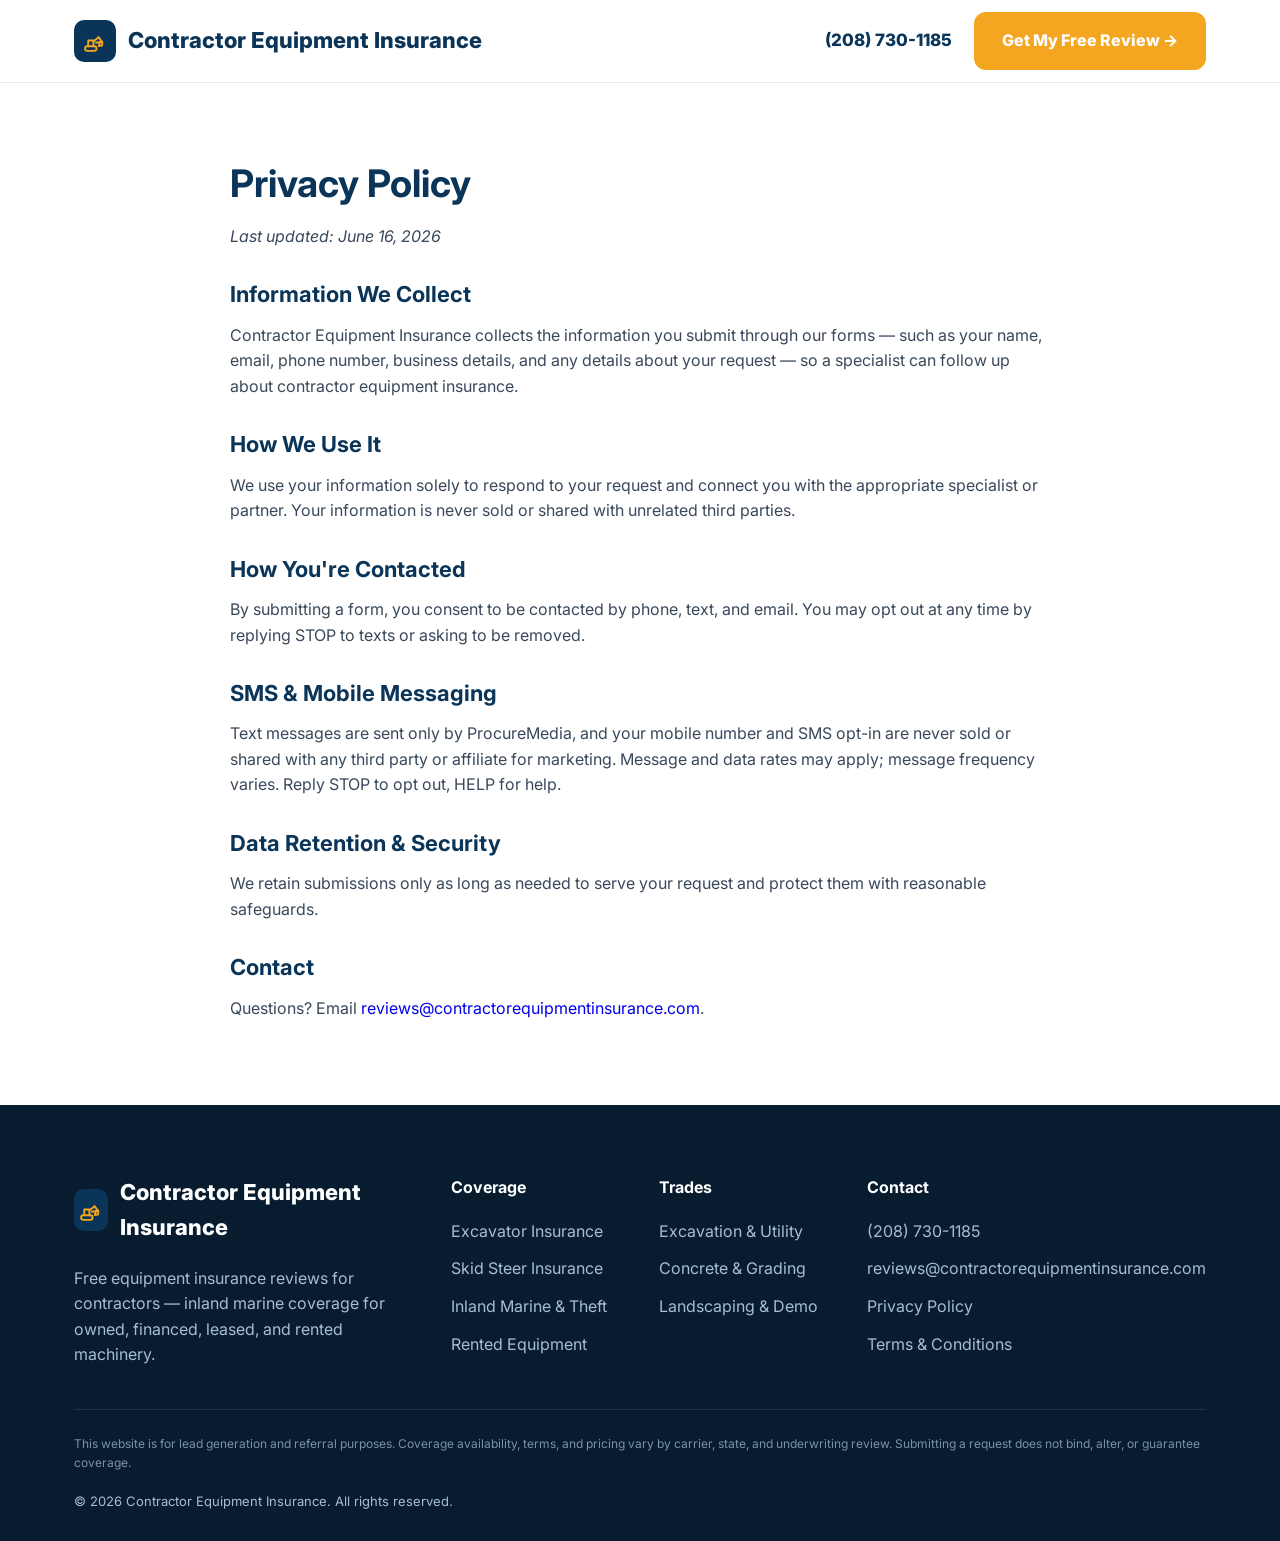
<file: privacy-policy.html>
<!DOCTYPE html>
<html lang="en">
<head>
<meta charset="UTF-8" />
<meta name="viewport" content="width=device-width, initial-scale=1.0" />
<title>Privacy Policy | Contractor Equipment Insurance</title>
<meta name="description" content="Privacy Policy for Contractor Equipment Insurance." />
<meta property="og:type" content="website" />
<meta property="og:site_name" content="Contractor Equipment Insurance" />
<meta property="og:title" content="Privacy Policy | Contractor Equipment Insurance" />
<meta property="og:description" content="Privacy Policy for Contractor Equipment Insurance." />
<meta property="og:url" content="https://contractorequipmentinsurance.com/privacy-policy.html" />
<meta property="og:image" content="https://contractorequipmentinsurance.com/og.png" />
<meta name="twitter:card" content="summary_large_image" />
<link rel="canonical" href="https://contractorequipmentinsurance.com/privacy-policy.html" />
<meta name="robots" content="index, follow" />
<link rel="icon" type="image/svg+xml" href="/favicon.svg" />
<link rel="preconnect" href="https://fonts.googleapis.com">
<link rel="preconnect" href="https://fonts.gstatic.com" crossorigin>
<link href="https://fonts.googleapis.com/css2?family=Inter:wght@400;500;600;700;800&display=swap" rel="stylesheet">

<!-- Google tag (gtag.js) — GA4 + Google Ads (standard across all pages) -->
<script async src="https://www.googletagmanager.com/gtag/js?id=G-BPXMEYPFT1"></script>
<script>
  window.dataLayer = window.dataLayer || [];
  function gtag(){dataLayer.push(arguments);}
  gtag('js', new Date());
  gtag('config', 'G-BPXMEYPFT1');
  gtag('config', 'AW-17934471659');
</script>
<!-- Procure click-source capture: stores gclid/UTM on landing, attaches to the form -->
<script>
(function(){
  try{
    var qs = new URLSearchParams(window.location.search);
    var keys = ['gclid','gbraid','wbraid','utm_source','utm_medium','utm_campaign','utm_term','utm_content'];
    var store = {};
    try{ var c=(document.cookie.match(/(?:^|; )pm_attr=([^;]*)/)||[])[1]; if(c) store=JSON.parse(decodeURIComponent(c))||{}; }catch(e){ store={}; }
    var got=false;
    keys.forEach(function(k){ var v=qs.get(k); if(v){ store[k]=v; got=true; } });
    if(got || !store.landing){
      if(!store.landing) store.landing=window.location.pathname;
      if(!store.referrer) store.referrer=document.referrer||'';
      document.cookie='pm_attr='+encodeURIComponent(JSON.stringify(store))+'; path=/; max-age=7776000; SameSite=Lax';
    }
    function fill(){
      var f=document.querySelector('form'); if(!f) return;
      Object.keys(store).forEach(function(k){
        if(store[k] && !f.querySelector('[name="'+k+'"]')){
          var i=document.createElement('input'); i.type='hidden'; i.name=k; i.value=store[k]; f.appendChild(i);
        }
      });
    }
    if(document.readyState!=='loading') fill(); else document.addEventListener('DOMContentLoaded', fill);
  }catch(e){}
})();
</script>
<style>
:root{
  --navy:#0B3558;--navy-dark:#07253D;--gold:#F4A621;--gold-dark:#D88D13;
  --accent:#F4A621;--accent-dark:#D88D13;
  --light:#F7F9FC;--text:#142132;--muted:#6E7A8A;--line:#E5EBF2;
  --radius:18px;--shadow:0 12px 30px rgba(0,0,0,.08);--container:1180px;
}
*{margin:0;padding:0;box-sizing:border-box;}
html{scroll-behavior:smooth;}
body{font-family:'Inter',sans-serif;color:var(--text);background:#fff;line-height:1.6;}
.container{width:100%;max-width:var(--container);margin:auto;padding:0 24px;}
a{text-decoration:none;}
img{max-width:100%;}
.top-bar{background:var(--navy-dark);color:#C7D8E7;text-align:center;font-size:13px;font-weight:600;padding:9px 16px;}
.nav{position:sticky;top:0;z-index:999;background:rgba(255,255,255,.96);backdrop-filter:blur(10px);border-bottom:1px solid var(--line);}
.nav-inner{height:82px;display:flex;align-items:center;justify-content:space-between;}
.logo{display:flex;align-items:center;gap:12px;font-weight:800;color:var(--navy);font-size:22px;}
.logo-box{width:42px;height:42px;border-radius:10px;background:var(--navy);display:flex;align-items:center;justify-content:center;color:var(--gold);}
.logo-box svg{width:25px;height:25px;}
.nav-right{display:flex;align-items:center;gap:22px;}
.nav-phone{font-weight:800;color:var(--navy);font-size:17px;white-space:nowrap;}
.btn{display:inline-flex;align-items:center;justify-content:center;gap:10px;padding:16px 28px;border-radius:12px;font-weight:800;transition:.2s ease;cursor:pointer;border:none;}
.btn-primary{background:var(--accent);color:#fff;}
.btn-primary:hover{background:var(--accent-dark);transform:translateY(-2px);}
.hero{background:radial-gradient(1100px 480px at 78% -10%, rgba(0,0,0,.10), transparent 60%), linear-gradient(160deg,var(--navy) 0%, var(--navy-dark) 100%);color:#fff;padding:90px 0;}
.hero--photo .hero-title,.hero--photo .hero p,.hero--photo .hero-points div,.hero--photo .trust-line,.hero--photo .mini-proof{text-shadow:0 1px 16px rgba(3,12,24,.55);}
.hero-grid{display:grid;grid-template-columns:1fr .95fr;gap:56px;align-items:start;}
.eyebrow{display:inline-block;background:rgba(244,166,33,.16);color:var(--gold);padding:8px 16px;border-radius:999px;font-size:12px;font-weight:700;letter-spacing:1px;text-transform:uppercase;}
.hero-title{font-size:clamp(38px,4.6vw,60px);line-height:1.08;font-weight:800;letter-spacing:-1.5px;margin:22px 0;max-width:720px;}
.highlight{color:var(--gold);}
.hero p{font-size:20px;color:#D3DCE7;max-width:700px;}
.mini-proof{margin-top:16px;font-size:13px;line-height:1.6;color:#C7D8E7;font-weight:500;opacity:.92;}
.hero-points{margin:28px 0;display:grid;grid-template-columns:repeat(2,minmax(0,1fr));gap:14px 22px;max-width:640px;}
.hero-points div{display:flex;align-items:flex-start;gap:12px;color:#fff;font-size:16px;}
.hero-points span{color:var(--gold);font-weight:800;}
.hero-ba{background:rgba(255,255,255,.05);border:1px solid rgba(255,255,255,.13);border-radius:16px;padding:12px;margin-bottom:28px;max-width:560px;}
.hero-ba-head{display:flex;flex-direction:column;gap:2px;margin:2px 4px 11px;}
.hero-ba-title{display:flex;align-items:center;gap:9px;color:#fff;font-weight:800;font-size:16px;letter-spacing:-.2px;}
.hero-ba-title b{color:var(--gold);font-size:18px;line-height:1;}
.hero-ba-sub{color:#AEBED0;font-size:12.5px;}
.hero-ba-imgs{display:grid;grid-template-columns:1fr 1fr;gap:8px;}
.hero-ba-fig{position:relative;border-radius:10px;overflow:hidden;margin:0;}
.hero-ba-fig img{display:block;width:100%;height:auto;aspect-ratio:4/3;object-fit:cover;}
.hero-ba-tag{position:absolute;top:8px;left:8px;font-size:10px;font-weight:800;text-transform:uppercase;letter-spacing:.04em;color:#fff;padding:4px 9px;border-radius:999px;box-shadow:0 3px 8px rgba(0,0,0,.3);}
.trust-line{margin:8px 0 26px;font-size:14px;color:#C7D8E7;font-weight:500;}
.form-card{background:#fff;border-radius:var(--radius);box-shadow:var(--shadow);color:var(--text);overflow:hidden;}
.form-head{background:var(--accent);color:#fff;padding:24px 32px;}
.form-head h3{font-size:25px;line-height:1.12;margin-bottom:6px;color:#fff;}
.form-head p{color:rgba(255,255,255,.9);font-size:14px;}
.form-body{padding:28px 32px 32px;}
.form-stats{display:flex;border:1px solid var(--line);border-radius:10px;overflow:hidden;margin-bottom:20px;}
.form-stat{flex:1;text-align:center;padding:10px 8px;border-right:1px solid var(--line);}
.form-stat:last-child{border-right:none;}
.form-stat strong{display:block;font-size:18px;font-weight:800;color:var(--navy);line-height:1.2;}
.form-stat span{font-size:10px;text-transform:uppercase;letter-spacing:.6px;color:var(--muted);font-weight:600;}
.form-stat--hl{background:rgba(225,29,42,.05);}
.form-stat--hl strong{color:var(--accent);font-size:21px;}
.form-stat--strike strong{color:#9aa6b2;text-decoration:line-through;text-decoration-color:#c2ccd6;}
.stats-kicker{font-size:11px;font-weight:800;text-transform:uppercase;letter-spacing:1.5px;color:var(--accent);text-align:center;margin-bottom:8px;}
.form-grid{display:grid;grid-template-columns:1fr 1fr;gap:14px;}
.form-grid .full{grid-column:1/-1;}
.field-label{display:block;font-size:12px;font-weight:700;color:var(--navy);margin-bottom:6px;}
.submit-btn{width:100%;display:flex;justify-content:center;margin-top:6px;padding:18px 24px;font-size:18px;}
input,select,textarea{width:100%;padding:14px;border-radius:12px;border:1px solid var(--line);font-size:15px;font-family:inherit;background:#fff;}
textarea{min-height:84px;resize:vertical;}
input:focus,select:focus,textarea:focus{outline:none;border-color:var(--navy);}
.secondary-label{font-size:13px;color:var(--muted);margin:18px 0 10px;}
.secondary-services-grid{display:grid;grid-template-columns:1fr 1fr;gap:8px 18px;margin-bottom:18px;}
.secondary-services-grid label{display:flex;align-items:center;gap:8px;font-size:13px;font-weight:500;color:var(--muted);cursor:pointer;}
.secondary-services-grid input{width:14px;height:14px;margin:0;}
.privacy-note{display:block;margin-top:10px;font-size:12px;color:#8A97A5;text-align:center;}
.tcpa{display:block;width:100%;margin-top:16px;font-size:11px;line-height:1.5;color:#7B8794;text-align:left;}
.tcpa a{color:#7B8794;text-decoration:underline;}
.stats{background:var(--navy);padding:40px 0;}
.stats-grid{display:grid;grid-template-columns:repeat(4,1fr);gap:30px;text-align:center;}
.stat h2{color:#fff;font-size:38px;font-weight:800;}
.stat h2 span{color:var(--gold);}
.stat p{color:#BFD0E0;text-transform:uppercase;letter-spacing:1px;font-size:12px;font-weight:700;margin-top:8px;}
.section{padding:90px 0;}
.how-section{background:#f5f8fb;}
.section-head{text-align:center;max-width:820px;margin:auto auto 60px;}
.section-head h2{font-size:clamp(32px,4vw,52px);line-height:1.1;margin:18px 0;}
.section-head p{color:var(--muted);font-size:18px;}
.review-grid{display:grid;grid-template-columns:repeat(3,1fr);gap:28px;}
.review-card{background:#fff;border:1px solid var(--line);border-radius:20px;padding:34px;box-shadow:var(--shadow);transition:.2s ease;}
.review-card:hover{transform:translateY(-4px);}
.review-icon{width:58px;height:58px;border-radius:16px;background:#F4F7FB;display:flex;align-items:center;justify-content:center;font-size:26px;margin-bottom:22px;}
.review-card h3{font-size:23px;line-height:1.2;margin-bottom:14px;color:var(--navy-dark);}
.review-card p{color:var(--muted);line-height:1.7;font-size:16px;}
.seg-grid{display:grid;grid-template-columns:1fr 1fr;gap:16px;max-width:920px;margin:0 auto;}
.seg-item{background:#fff;border:1px solid var(--line);border-radius:14px;padding:18px 20px;display:flex;gap:12px;align-items:flex-start;box-shadow:0 8px 18px rgba(16,32,51,.04);}
.seg-item .check{color:var(--gold);font-weight:900;font-size:18px;}
.seg-item strong{display:block;color:var(--navy);margin-bottom:2px;}
.seg-item span{color:var(--muted);font-size:14px;}
.how-grid{display:grid;grid-template-columns:repeat(3,1fr);gap:26px;margin-top:40px;}
.how-card{position:relative;background:#fff;border:1px solid #dfe7f0;border-radius:18px;padding:48px 28px 32px;box-shadow:0 8px 24px rgba(0,0,0,.05);}
.step-badge{position:absolute;top:-18px;left:28px;background:var(--navy);color:#fff;font-weight:800;padding:7px 14px;border-radius:8px;font-size:14px;}
.how-icon{width:54px;height:54px;border-radius:14px;background:#eef4fa;display:flex;align-items:center;justify-content:center;font-size:24px;margin-bottom:22px;}
.how-card h3{font-size:22px;margin-bottom:12px;color:var(--navy-dark);}
.how-card p{color:#435269;font-size:16px;line-height:1.7;}
.faq{max-width:900px;margin:0 auto;display:grid;gap:14px;}
.faq-item{border:1px solid var(--line);border-radius:14px;padding:22px 24px;background:#fff;}
.faq-item h3{color:var(--navy);margin-bottom:6px;font-size:19px;}
.faq-item p{color:var(--muted);}
.final-cta{background:var(--navy);padding:90px 20px;text-align:center;}
.cta-box{max-width:820px;margin:0 auto;}
.final-cta h2{color:#fff;font-size:clamp(34px,4.4vw,56px);line-height:1.1;margin:24px 0;}
.final-cta p{color:#d7e4ef;font-size:22px;line-height:1.6;margin-bottom:34px;}
.final-cta .btn{padding:18px 34px;font-size:18px;margin-top:10px;}
footer{background:#071C2E;color:#A7BED1;padding:70px 0 30px;}
.footer-grid{display:grid;grid-template-columns:2fr 1fr 1fr 1fr;gap:40px;margin-bottom:40px;}
footer h4{color:#fff;margin-bottom:18px;}
footer a{color:#A7BED1;display:block;margin-bottom:12px;}
.footer-disclaimer{border-top:1px solid rgba(255,255,255,.1);padding-top:24px;font-size:12px;line-height:1.6;color:#7B92A6;margin-bottom:18px;}
.footer-bottom{font-size:13px;}
.article{max-width:820px;margin:0 auto;padding:70px 0;}
.article h1{font-size:clamp(30px,4vw,46px);color:var(--navy);line-height:1.12;margin-bottom:18px;}
.article .lede{font-size:19px;color:var(--muted);margin-bottom:30px;}
.article h2{color:var(--navy);font-size:26px;margin:34px 0 12px;}
.article p{color:#39485B;font-size:17px;margin-bottom:16px;}
.article .back{display:inline-block;margin-top:30px;font-weight:700;color:var(--accent);}
.legal{max-width:820px;margin:0 auto;padding:70px 0;}
.legal h1{font-size:38px;color:var(--navy);margin-bottom:10px;}
.legal h2{color:var(--navy);font-size:22px;margin:28px 0 10px;}
.legal p{color:#39485B;margin-bottom:14px;}
.thanks{max-width:680px;margin:0 auto;padding:110px 24px;text-align:center;}
.thanks .badge{width:84px;height:84px;border-radius:50%;background:rgba(244,166,33,.15);color:var(--accent);display:flex;align-items:center;justify-content:center;font-size:40px;margin:0 auto 26px;}
.thanks h1{font-size:40px;color:var(--navy);margin-bottom:16px;}
.thanks p{font-size:19px;color:var(--muted);margin-bottom:14px;}
@media(max-width:980px){
.hero-grid,.review-grid,.how-grid,.footer-grid,.stats-grid,.seg-grid,.ba-grid{grid-template-columns:1fr;}
.form-grid{grid-template-columns:1fr;}
.hero-points{grid-template-columns:1fr;}
.form-stats{flex-wrap:wrap;}
.form-stat{flex:1 1 45%;}
}
@media(max-width:640px){.nav-phone{display:none;}}
.results{background:#fff;}
.ba-grid{display:grid;grid-template-columns:1fr 1fr;gap:24px;max-width:1040px;margin:0 auto;}
.ba-card{position:relative;border-radius:18px;overflow:hidden;box-shadow:var(--shadow);border:1px solid var(--line);background:#fff;}
.ba-card img{display:block;width:100%;height:auto;aspect-ratio:4/3;object-fit:cover;}
.ba-tag{position:absolute;top:14px;left:14px;font-size:13px;font-weight:800;letter-spacing:.04em;text-transform:uppercase;color:#fff;padding:7px 14px;border-radius:999px;box-shadow:0 4px 12px rgba(0,0,0,.28);}
.ba-before{background:#6b7280;}
.ba-after{background:var(--gold);color:var(--navy);}
.ba-cap{padding:16px 18px;color:var(--muted);font-size:15px;text-align:center;}
.ba-video{max-width:1040px;margin:38px auto 0;border-radius:18px;overflow:hidden;box-shadow:var(--shadow);background:#000;}
.ba-video video{display:block;width:100%;height:auto;aspect-ratio:16/9;background:#000;}
.ba-vcap{text-align:center;color:var(--muted);font-size:15px;margin-top:16px;}
.trust-strip{display:flex;flex-wrap:wrap;gap:8px;justify-content:center;margin-top:14px;}
.tbadge{display:inline-flex;align-items:center;gap:6px;font-size:11px;font-weight:700;color:#5B6B7C;background:#F4F7FB;border:1px solid #E5EBF2;border-radius:999px;padding:5px 11px;white-space:nowrap;}
.carriers{padding:44px 0;background:#fff;border-top:1px solid var(--line);border-bottom:1px solid var(--line);}
.carriers-label{text-align:center;font-size:11px;font-weight:700;letter-spacing:1.4px;text-transform:uppercase;color:var(--muted);margin-bottom:28px;}
.carriers-grid{display:flex;flex-wrap:wrap;align-items:center;justify-content:center;gap:24px 48px;}
.carriers-grid img{height:44px;width:auto;opacity:.72;filter:grayscale(25%);transition:.25s ease;}
.carriers-grid img:hover{opacity:1;filter:grayscale(0%);}
@media(max-width:640px){.carriers-grid img{height:32px;}.carriers-grid{gap:18px 28px;}}
.blog-grid{display:grid;grid-template-columns:repeat(3,1fr);gap:24px;margin-top:20px;}
.blog-card{background:#fff;border:1px solid var(--line);border-radius:16px;padding:28px;box-shadow:0 8px 20px rgba(0,0,0,.05);display:flex;flex-direction:column;gap:10px;}
.blog-card-tag{display:inline-block;font-size:10px;font-weight:700;letter-spacing:1.2px;text-transform:uppercase;color:var(--accent);background:rgba(0,0,0,.06);padding:4px 10px;border-radius:999px;}
.blog-card h2{font-size:19px;color:var(--navy);line-height:1.25;margin:0;}
.blog-card p{color:var(--muted);font-size:14px;flex:1;}
.blog-card-date{font-size:12px;color:var(--muted);font-weight:500;}
.blog-card .read-more{font-size:14px;font-weight:700;color:var(--accent);}
.article-meta{display:flex;align-items:center;gap:12px;flex-wrap:wrap;margin-bottom:16px;}
.article-breadcrumb{font-size:13px;color:var(--muted);margin-bottom:24px;}
.article-cta-box{margin-top:44px;padding:32px;background:var(--light);border-radius:16px;border:1px solid var(--line);}
.article-cta-box h3{color:var(--navy);font-size:22px;margin-bottom:8px;}
.article-cta-box p{color:var(--muted);margin-bottom:20px;}
@media(max-width:980px){.blog-grid{grid-template-columns:1fr;}}
.ms-progress{display:flex;align-items:center;margin-bottom:22px;}
.ms-dot{width:30px;height:30px;border-radius:50%;background:var(--line);color:var(--muted);display:flex;align-items:center;justify-content:center;font-size:11px;font-weight:800;flex-shrink:0;transition:.2s;}
.ms-dot.ms-active{background:var(--accent);color:#fff;}
.ms-dot.ms-done{background:var(--navy);color:#fff;}
.ms-line{flex:1;height:2px;background:var(--line);transition:.2s;}
.ms-line.ms-done{background:var(--navy);}
.ms-panel{display:none;}
.ms-panel.ms-active{display:block;}
.ms-q{font-size:20px;font-weight:800;color:#142132;line-height:1.3;margin-bottom:6px;}
.ms-sub{font-size:14px;color:#4A5568;margin-bottom:4px;}
.ms-opts{display:grid;grid-template-columns:1fr 1fr;gap:10px;margin:14px 0 8px;}
.ms-opt{padding:13px 14px;border:2px solid var(--line);border-radius:12px;font-size:14px;font-weight:600;color:var(--navy);cursor:pointer;text-align:left;background:#fff;transition:.15s;line-height:1.3;width:100%;}
.ms-opt:hover,.ms-opt.ms-sel{border-color:var(--accent);background:rgba(244,166,33,.08);}
.ms-back-btn{background:none;border:none;font-size:13px;color:var(--muted);font-weight:600;cursor:pointer;padding:0;margin-top:12px;display:inline-block;}
.ms-back-btn:hover{color:var(--navy);}
@media(max-width:500px){.ms-opts{grid-template-columns:1fr;}}
</style>
<script type="application/ld+json">{"@context":"https://schema.org","@type":"Organization","name":"Contractor Equipment Insurance","url":"https://contractorequipmentinsurance.com/","telephone":"(208) 730-1185","areaServed":"US","logo":"https://contractorequipmentinsurance.com/og.png"}</script>
</head>
<body>
<header class="nav">
<div class="container nav-inner">
<a href="/" class="logo">
<div class="logo-box"><svg viewBox="0 0 24 24" fill="none" stroke="currentColor" stroke-width="1.8" stroke-linecap="round" stroke-linejoin="round"><rect x="2" y="16.5" width="11" height="4.5" rx="2.25"/><path d="M5 16.5V11h5v5.5"/><path d="M10 12l5-4"/><path d="M15 8l3.5 4.5"/><path d="M12.5 13.2l6-1"/><path d="M16.5 12.4l2 .3-.2 3.3-3.2.3z"/></svg></div>
Contractor Equipment Insurance
</a>
<div class="nav-right">
<a href="tel:12087301185" class="nav-phone">(208) 730-1185</a>
<a href="#form" class="btn btn-primary">Get My Free Review →</a>
</div>
</div>
</header>
<div class="legal container">
<h1>Privacy Policy</h1>
<p><em>Last updated: June 16, 2026</em></p>
<h2>Information We Collect</h2><p>Contractor Equipment Insurance collects the information you submit through our forms — such as your name, email, phone number, business details, and any details about your request — so a specialist can follow up about contractor equipment insurance.</p>
<h2>How We Use It</h2><p>We use your information solely to respond to your request and connect you with the appropriate specialist or partner. Your information is never sold or shared with unrelated third parties.</p>
<h2>How You're Contacted</h2><p>By submitting a form, you consent to be contacted by phone, text, and email. You may opt out at any time by replying STOP to texts or asking to be removed.</p>
<h2>SMS &amp; Mobile Messaging</h2><p>Text messages are sent only by ProcureMedia, and your mobile number and SMS opt-in are never sold or shared with any third party or affiliate for marketing. Message and data rates may apply; message frequency varies. Reply STOP to opt out, HELP for help.</p>
<h2>Data Retention &amp; Security</h2><p>We retain submissions only as long as needed to serve your request and protect them with reasonable safeguards.</p>
<h2>Contact</h2><p>Questions? Email <a href="mailto:reviews@contractorequipmentinsurance.com">reviews@contractorequipmentinsurance.com</a>.</p>
</div>
<footer id="contact">
<div class="container">
<div class="footer-grid">
<div>
<div class="logo" style="color:#fff;margin-bottom:20px">
<div class="logo-box"><svg viewBox="0 0 24 24" fill="none" stroke="currentColor" stroke-width="1.8" stroke-linecap="round" stroke-linejoin="round"><rect x="2" y="16.5" width="11" height="4.5" rx="2.25"/><path d="M5 16.5V11h5v5.5"/><path d="M10 12l5-4"/><path d="M15 8l3.5 4.5"/><path d="M12.5 13.2l6-1"/><path d="M16.5 12.4l2 .3-.2 3.3-3.2.3z"/></svg></div>
Contractor Equipment Insurance
</div>
<p>Free equipment insurance reviews for contractors — inland marine coverage for owned, financed, leased, and rented machinery.</p>
</div>
<div>
<h4>Coverage</h4>
<a href="/excavator-insurance.html">Excavator Insurance</a>
<a href="/skid-steer-insurance.html">Skid Steer Insurance</a>
<a href="/#services">Inland Marine &amp; Theft</a>
<a href="/#services">Rented Equipment</a>
</div>
<div>
<h4>Trades</h4>
<a href="/#services">Excavation &amp; Utility</a>
<a href="/#services">Concrete &amp; Grading</a>
<a href="/#services">Landscaping &amp; Demo</a>
</div>
<div>
<h4>Contact</h4>
<a href="tel:12087301185">(208) 730-1185</a>
<a href="mailto:reviews@contractorequipmentinsurance.com">reviews@contractorequipmentinsurance.com</a>
<a href="/privacy-policy.html">Privacy Policy</a>
<a href="/terms.html">Terms &amp; Conditions</a>
</div>
</div>
<div class="footer-disclaimer">This website is for lead generation and referral purposes. Coverage availability, terms, and pricing vary by carrier, state, and underwriting review. Submitting a request does not bind, alter, or guarantee coverage.</div>
<div class="footer-bottom">© 2026 Contractor Equipment Insurance. All rights reserved.</div>
</div>
</footer>
</body>
</html>
</file>
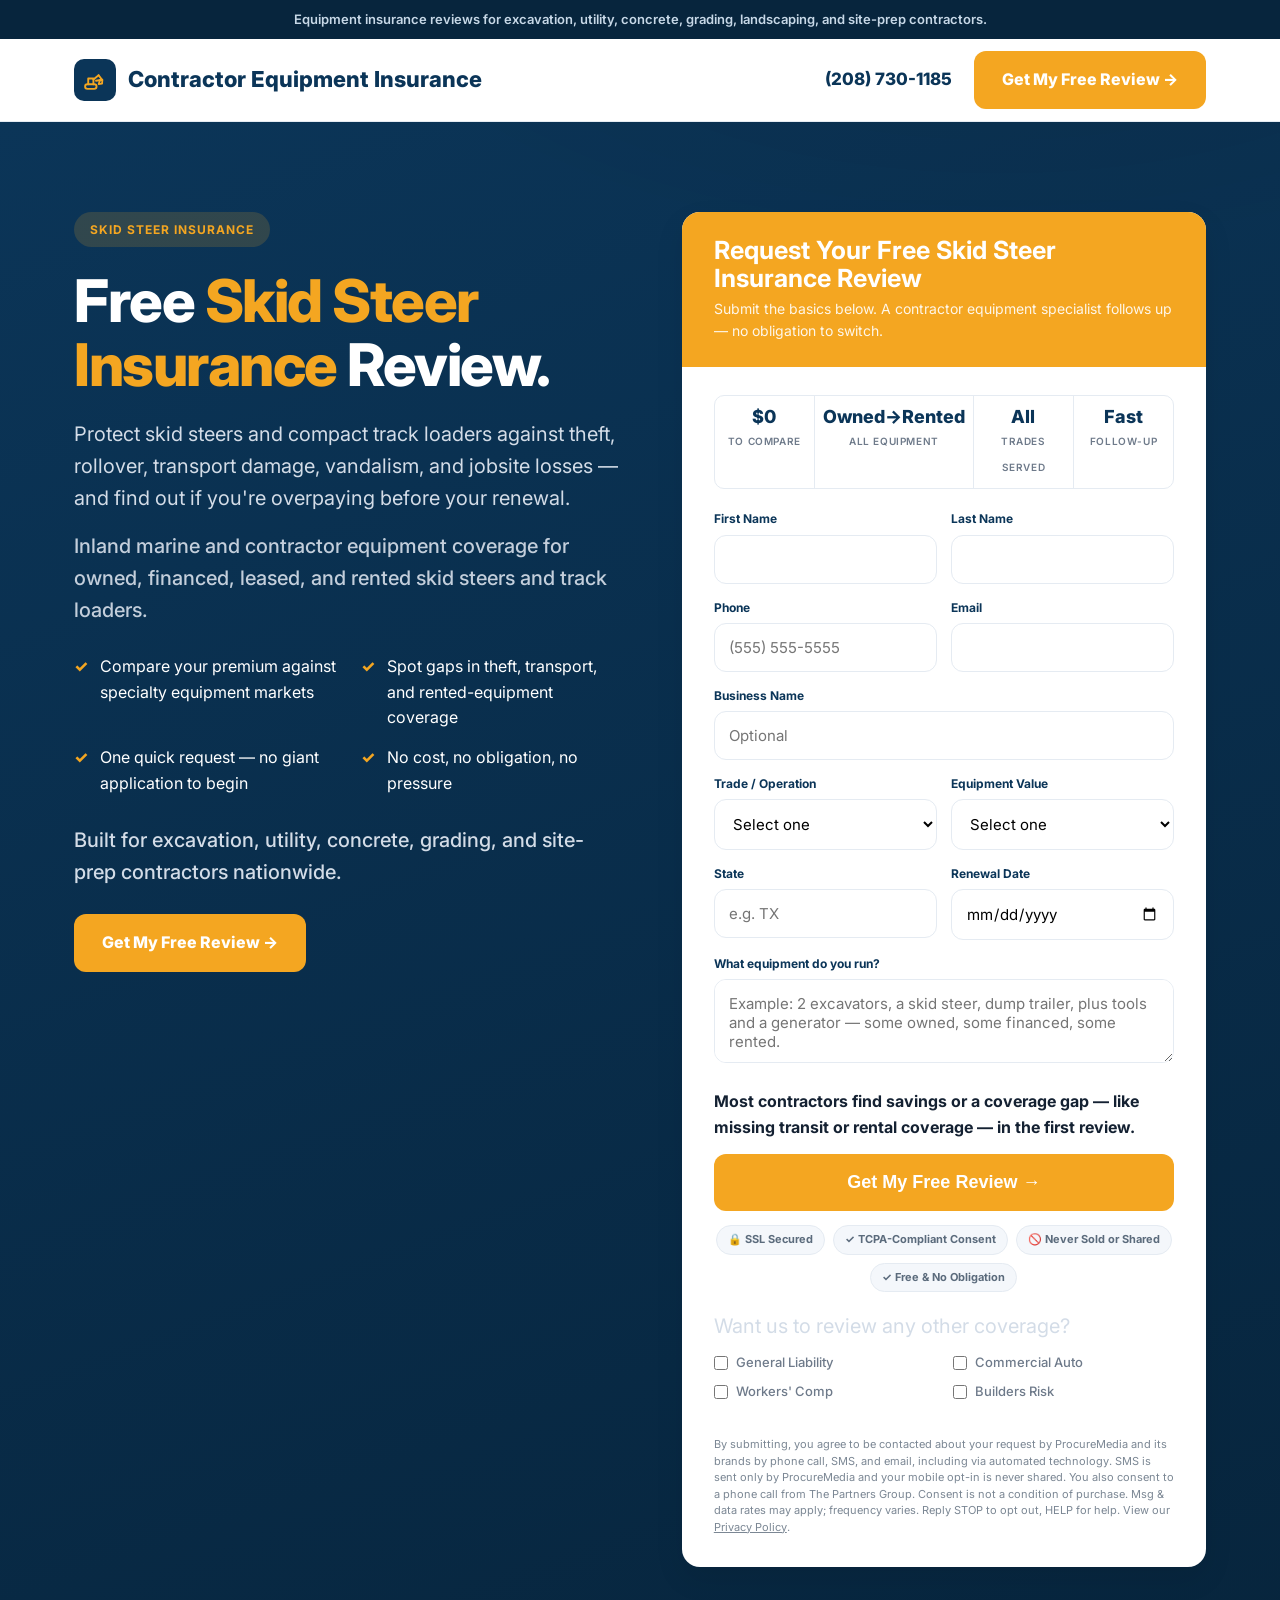
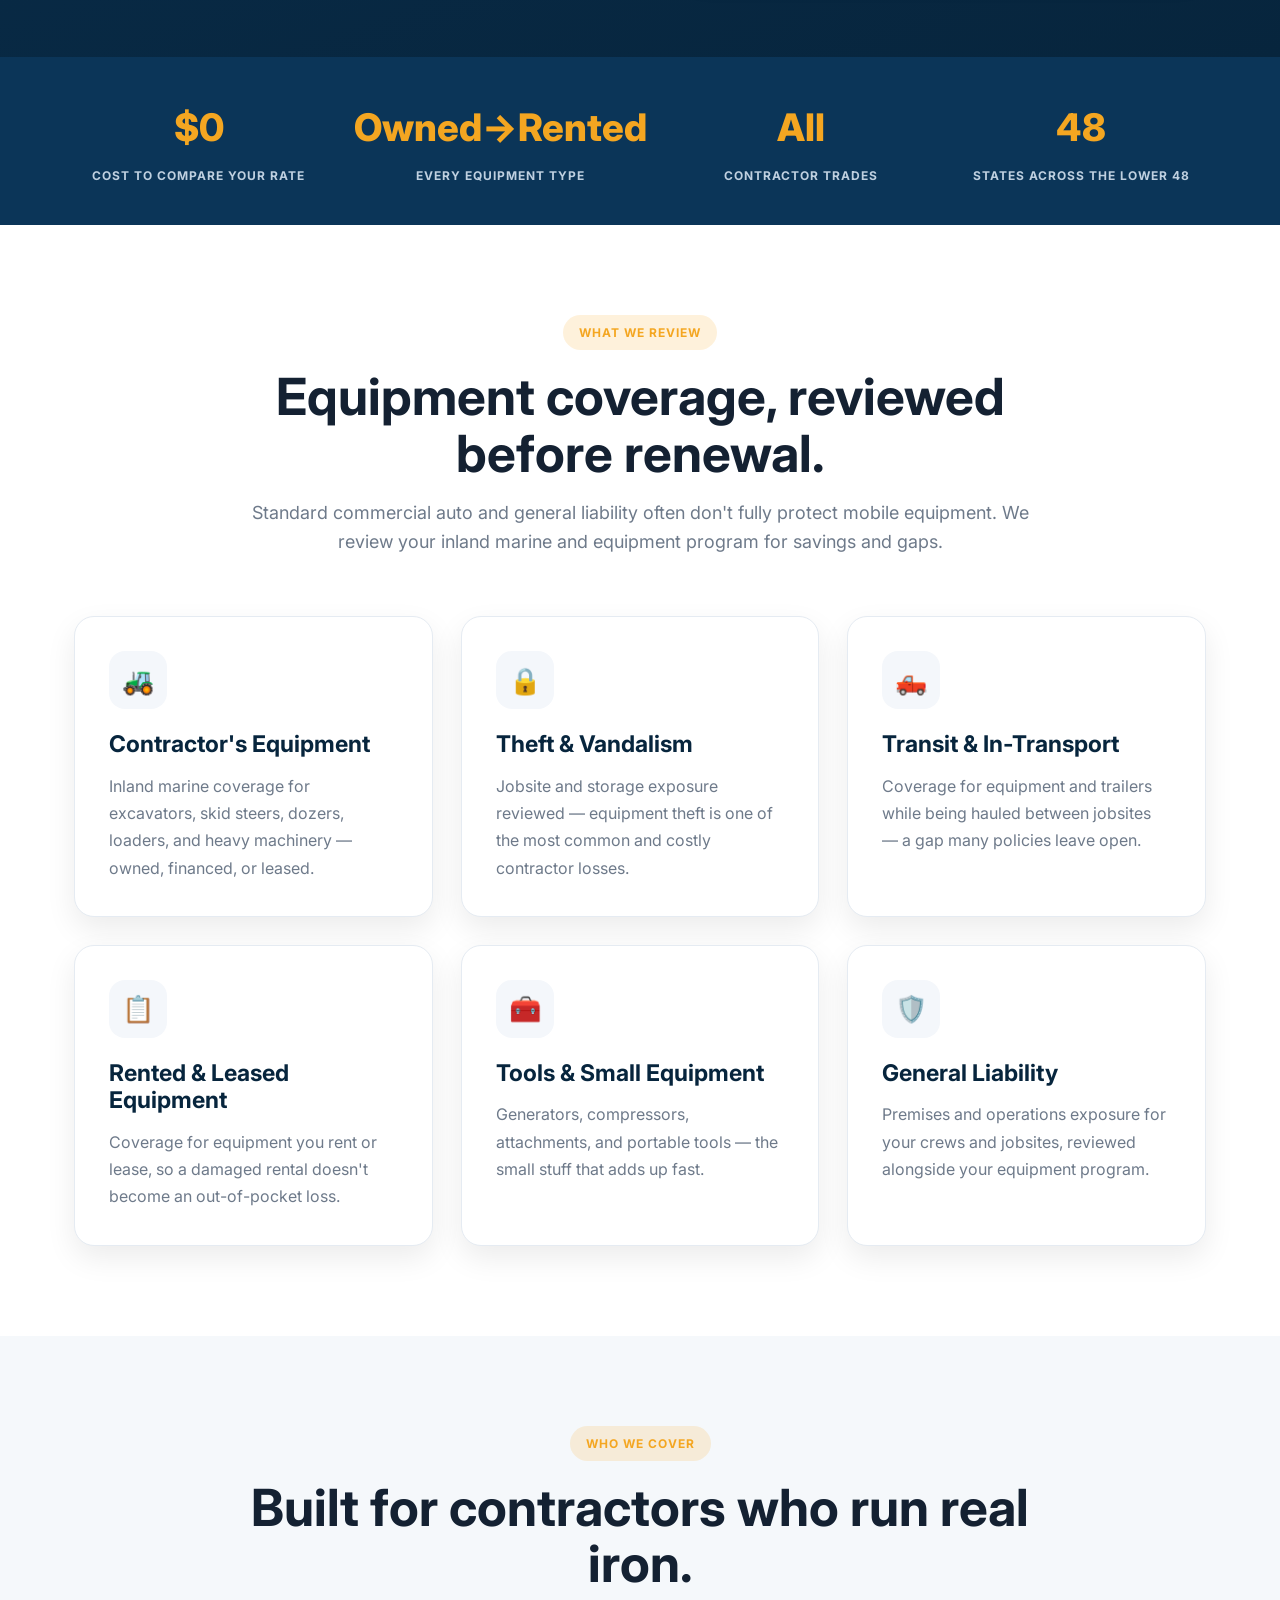
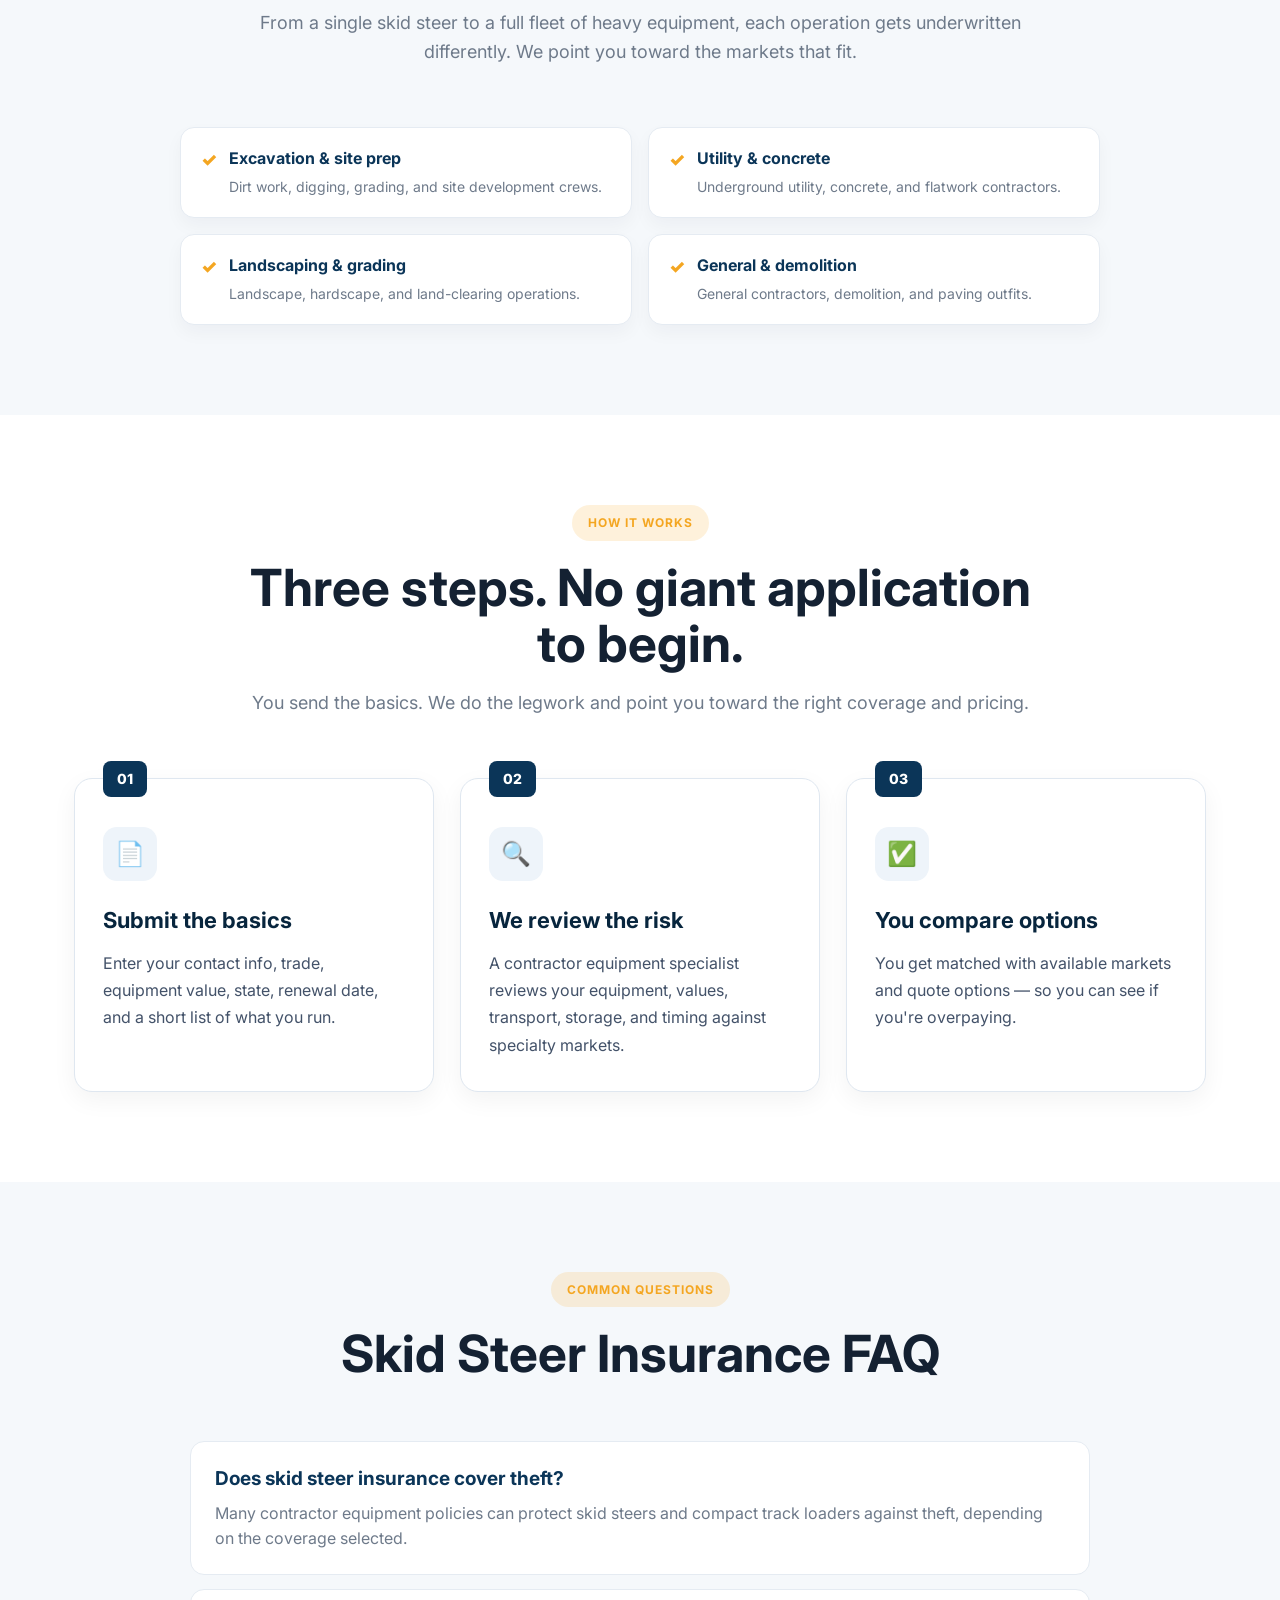
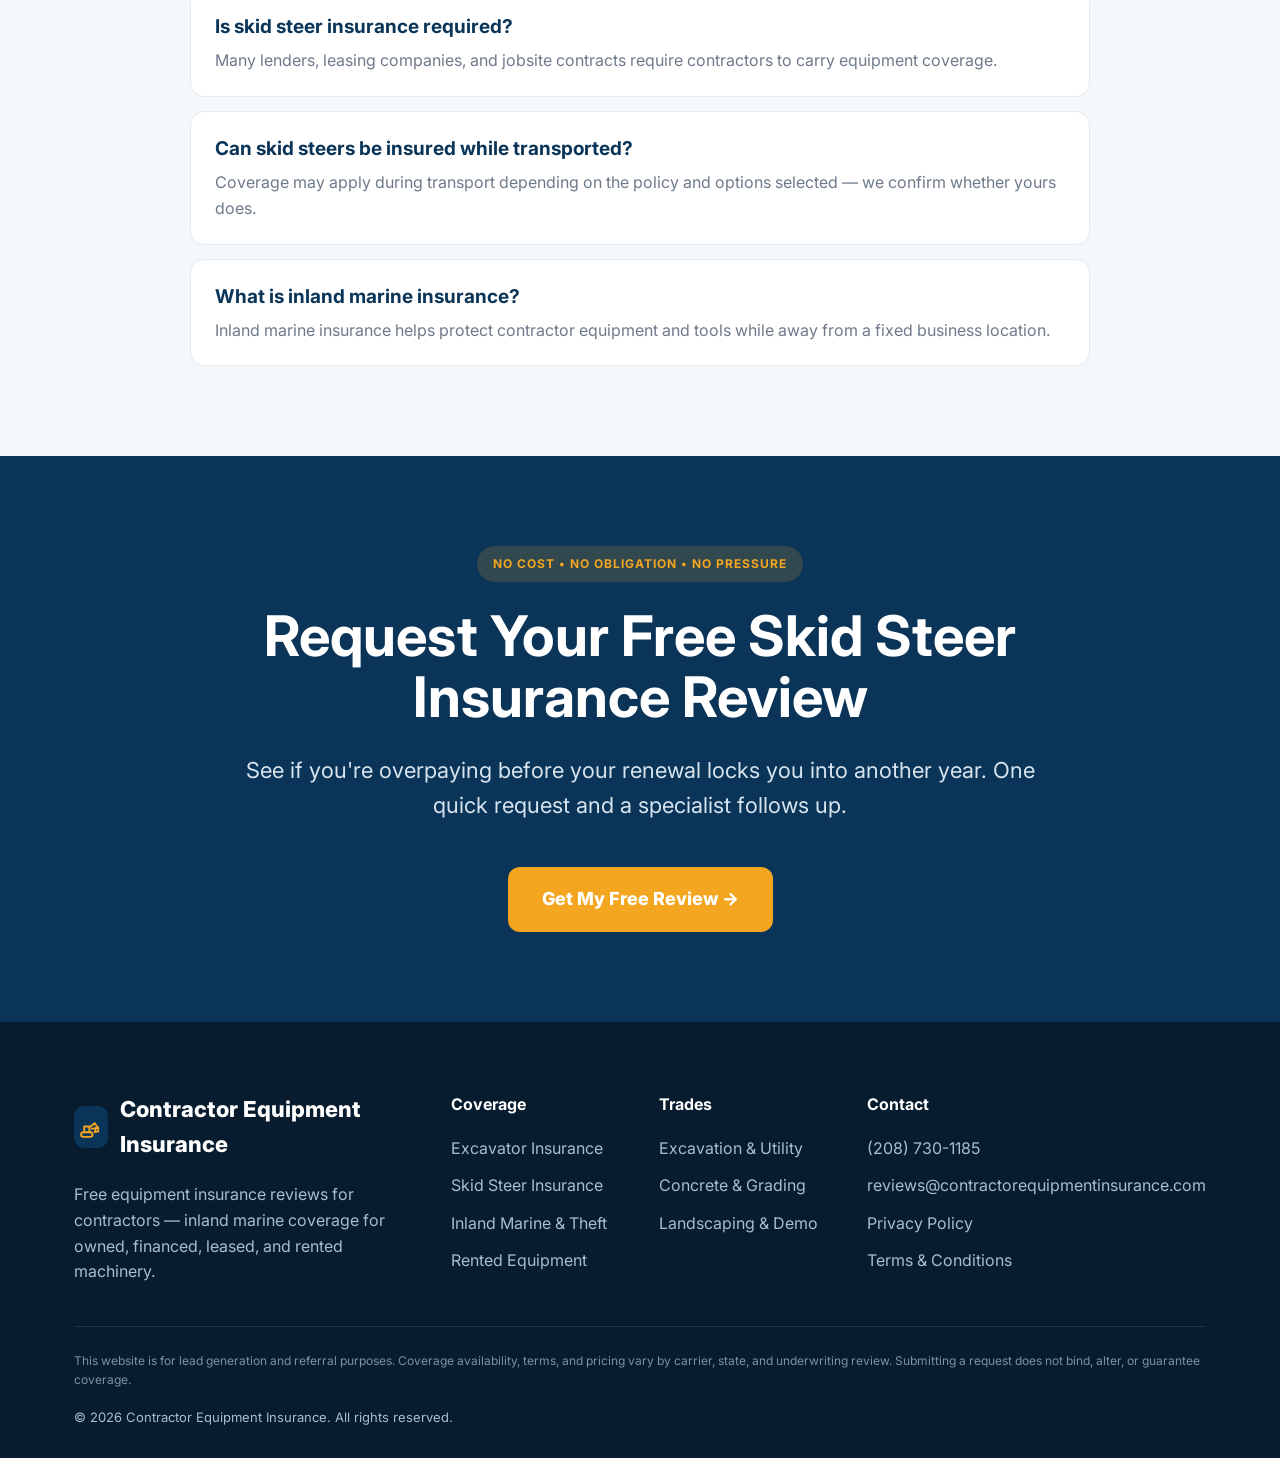
<file: skid-steer-insurance.html>
<!DOCTYPE html>
<html lang="en">
<head>
<meta charset="UTF-8" />
<meta name="viewport" content="width=device-width, initial-scale=1.0" />
<title>Skid Steer Insurance | Contractor Equipment Insurance</title>
<meta name="description" content="Free skid steer insurance review. Coverage for skid steers and compact track loaders against theft, rollover, transport damage, vandalism, and jobsite losses." />
<meta property="og:type" content="website" />
<meta property="og:site_name" content="Contractor Equipment Insurance" />
<meta property="og:title" content="Skid Steer Insurance | Contractor Equipment Insurance" />
<meta property="og:description" content="Free skid steer insurance review. Coverage for skid steers and compact track loaders against theft, rollover, transport damage, vandalism, and jobsite losses." />
<meta property="og:url" content="https://contractorequipmentinsurance.com/skid-steer-insurance.html" />
<meta property="og:image" content="https://contractorequipmentinsurance.com/og.png" />
<meta name="twitter:card" content="summary_large_image" />
<link rel="canonical" href="https://contractorequipmentinsurance.com/skid-steer-insurance.html" />
<meta name="robots" content="index, follow" />
<link rel="icon" type="image/svg+xml" href="/favicon.svg" />
<link rel="preconnect" href="https://fonts.googleapis.com">
<link rel="preconnect" href="https://fonts.gstatic.com" crossorigin>
<link href="https://fonts.googleapis.com/css2?family=Inter:wght@400;500;600;700;800&display=swap" rel="stylesheet">

<!-- Google tag (gtag.js) — GA4 + Google Ads (standard across all pages) -->
<script async src="https://www.googletagmanager.com/gtag/js?id=G-BPXMEYPFT1"></script>
<script>
  window.dataLayer = window.dataLayer || [];
  function gtag(){dataLayer.push(arguments);}
  gtag('js', new Date());
  gtag('config', 'G-BPXMEYPFT1');
  gtag('config', 'AW-17934471659');
</script>
<!-- Procure click-source capture: stores gclid/UTM on landing, attaches to the form -->
<script>
(function(){
  try{
    var qs = new URLSearchParams(window.location.search);
    var keys = ['gclid','gbraid','wbraid','utm_source','utm_medium','utm_campaign','utm_term','utm_content'];
    var store = {};
    try{ var c=(document.cookie.match(/(?:^|; )pm_attr=([^;]*)/)||[])[1]; if(c) store=JSON.parse(decodeURIComponent(c))||{}; }catch(e){ store={}; }
    var got=false;
    keys.forEach(function(k){ var v=qs.get(k); if(v){ store[k]=v; got=true; } });
    if(got || !store.landing){
      if(!store.landing) store.landing=window.location.pathname;
      if(!store.referrer) store.referrer=document.referrer||'';
      document.cookie='pm_attr='+encodeURIComponent(JSON.stringify(store))+'; path=/; max-age=7776000; SameSite=Lax';
    }
    function fill(){
      var f=document.querySelector('form'); if(!f) return;
      Object.keys(store).forEach(function(k){
        if(store[k] && !f.querySelector('[name="'+k+'"]')){
          var i=document.createElement('input'); i.type='hidden'; i.name=k; i.value=store[k]; f.appendChild(i);
        }
      });
    }
    if(document.readyState!=='loading') fill(); else document.addEventListener('DOMContentLoaded', fill);
  }catch(e){}
})();
</script>
<style>
:root{
  --navy:#0B3558;--navy-dark:#07253D;--gold:#F4A621;--gold-dark:#D88D13;
  --accent:#F4A621;--accent-dark:#D88D13;
  --light:#F7F9FC;--text:#142132;--muted:#6E7A8A;--line:#E5EBF2;
  --radius:18px;--shadow:0 12px 30px rgba(0,0,0,.08);--container:1180px;
}
*{margin:0;padding:0;box-sizing:border-box;}
html{scroll-behavior:smooth;}
body{font-family:'Inter',sans-serif;color:var(--text);background:#fff;line-height:1.6;}
.container{width:100%;max-width:var(--container);margin:auto;padding:0 24px;}
a{text-decoration:none;}
img{max-width:100%;}
.top-bar{background:var(--navy-dark);color:#C7D8E7;text-align:center;font-size:13px;font-weight:600;padding:9px 16px;}
.nav{position:sticky;top:0;z-index:999;background:rgba(255,255,255,.96);backdrop-filter:blur(10px);border-bottom:1px solid var(--line);}
.nav-inner{height:82px;display:flex;align-items:center;justify-content:space-between;}
.logo{display:flex;align-items:center;gap:12px;font-weight:800;color:var(--navy);font-size:22px;}
.logo-box{width:42px;height:42px;border-radius:10px;background:var(--navy);display:flex;align-items:center;justify-content:center;color:var(--gold);}
.logo-box svg{width:25px;height:25px;}
.nav-right{display:flex;align-items:center;gap:22px;}
.nav-phone{font-weight:800;color:var(--navy);font-size:17px;white-space:nowrap;}
.btn{display:inline-flex;align-items:center;justify-content:center;gap:10px;padding:16px 28px;border-radius:12px;font-weight:800;transition:.2s ease;cursor:pointer;border:none;}
.btn-primary{background:var(--accent);color:#fff;}
.btn-primary:hover{background:var(--accent-dark);transform:translateY(-2px);}
.hero{background:radial-gradient(1100px 480px at 78% -10%, rgba(0,0,0,.10), transparent 60%), linear-gradient(160deg,var(--navy) 0%, var(--navy-dark) 100%);color:#fff;padding:90px 0;}
.hero--photo .hero-title,.hero--photo .hero p,.hero--photo .hero-points div,.hero--photo .trust-line,.hero--photo .mini-proof{text-shadow:0 1px 16px rgba(3,12,24,.55);}
.hero-grid{display:grid;grid-template-columns:1fr .95fr;gap:56px;align-items:start;}
.eyebrow{display:inline-block;background:rgba(244,166,33,.16);color:var(--gold);padding:8px 16px;border-radius:999px;font-size:12px;font-weight:700;letter-spacing:1px;text-transform:uppercase;}
.hero-title{font-size:clamp(38px,4.6vw,60px);line-height:1.08;font-weight:800;letter-spacing:-1.5px;margin:22px 0;max-width:720px;}
.highlight{color:var(--gold);}
.hero p{font-size:20px;color:#D3DCE7;max-width:700px;}
.mini-proof{margin-top:16px;font-size:13px;line-height:1.6;color:#C7D8E7;font-weight:500;opacity:.92;}
.hero-points{margin:28px 0;display:grid;grid-template-columns:repeat(2,minmax(0,1fr));gap:14px 22px;max-width:640px;}
.hero-points div{display:flex;align-items:flex-start;gap:12px;color:#fff;font-size:16px;}
.hero-points span{color:var(--gold);font-weight:800;}
.hero-ba{background:rgba(255,255,255,.05);border:1px solid rgba(255,255,255,.13);border-radius:16px;padding:12px;margin-bottom:28px;max-width:560px;}
.hero-ba-head{display:flex;flex-direction:column;gap:2px;margin:2px 4px 11px;}
.hero-ba-title{display:flex;align-items:center;gap:9px;color:#fff;font-weight:800;font-size:16px;letter-spacing:-.2px;}
.hero-ba-title b{color:var(--gold);font-size:18px;line-height:1;}
.hero-ba-sub{color:#AEBED0;font-size:12.5px;}
.hero-ba-imgs{display:grid;grid-template-columns:1fr 1fr;gap:8px;}
.hero-ba-fig{position:relative;border-radius:10px;overflow:hidden;margin:0;}
.hero-ba-fig img{display:block;width:100%;height:auto;aspect-ratio:4/3;object-fit:cover;}
.hero-ba-tag{position:absolute;top:8px;left:8px;font-size:10px;font-weight:800;text-transform:uppercase;letter-spacing:.04em;color:#fff;padding:4px 9px;border-radius:999px;box-shadow:0 3px 8px rgba(0,0,0,.3);}
.trust-line{margin:8px 0 26px;font-size:14px;color:#C7D8E7;font-weight:500;}
.form-card{background:#fff;border-radius:var(--radius);box-shadow:var(--shadow);color:var(--text);overflow:hidden;}
.form-head{background:var(--accent);color:#fff;padding:24px 32px;}
.form-head h3{font-size:25px;line-height:1.12;margin-bottom:6px;color:#fff;}
.form-head p{color:rgba(255,255,255,.9);font-size:14px;}
.form-body{padding:28px 32px 32px;}
.form-stats{display:flex;border:1px solid var(--line);border-radius:10px;overflow:hidden;margin-bottom:20px;}
.form-stat{flex:1;text-align:center;padding:10px 8px;border-right:1px solid var(--line);}
.form-stat:last-child{border-right:none;}
.form-stat strong{display:block;font-size:18px;font-weight:800;color:var(--navy);line-height:1.2;}
.form-stat span{font-size:10px;text-transform:uppercase;letter-spacing:.6px;color:var(--muted);font-weight:600;}
.form-stat--hl{background:rgba(225,29,42,.05);}
.form-stat--hl strong{color:var(--accent);font-size:21px;}
.form-stat--strike strong{color:#9aa6b2;text-decoration:line-through;text-decoration-color:#c2ccd6;}
.stats-kicker{font-size:11px;font-weight:800;text-transform:uppercase;letter-spacing:1.5px;color:var(--accent);text-align:center;margin-bottom:8px;}
.form-grid{display:grid;grid-template-columns:1fr 1fr;gap:14px;}
.form-grid .full{grid-column:1/-1;}
.field-label{display:block;font-size:12px;font-weight:700;color:var(--navy);margin-bottom:6px;}
.submit-btn{width:100%;display:flex;justify-content:center;margin-top:6px;padding:18px 24px;font-size:18px;}
input,select,textarea{width:100%;padding:14px;border-radius:12px;border:1px solid var(--line);font-size:15px;font-family:inherit;background:#fff;}
textarea{min-height:84px;resize:vertical;}
input:focus,select:focus,textarea:focus{outline:none;border-color:var(--navy);}
.secondary-label{font-size:13px;color:var(--muted);margin:18px 0 10px;}
.secondary-services-grid{display:grid;grid-template-columns:1fr 1fr;gap:8px 18px;margin-bottom:18px;}
.secondary-services-grid label{display:flex;align-items:center;gap:8px;font-size:13px;font-weight:500;color:var(--muted);cursor:pointer;}
.secondary-services-grid input{width:14px;height:14px;margin:0;}
.privacy-note{display:block;margin-top:10px;font-size:12px;color:#8A97A5;text-align:center;}
.tcpa{display:block;width:100%;margin-top:16px;font-size:11px;line-height:1.5;color:#7B8794;text-align:left;}
.tcpa a{color:#7B8794;text-decoration:underline;}
.stats{background:var(--navy);padding:40px 0;}
.stats-grid{display:grid;grid-template-columns:repeat(4,1fr);gap:30px;text-align:center;}
.stat h2{color:#fff;font-size:38px;font-weight:800;}
.stat h2 span{color:var(--gold);}
.stat p{color:#BFD0E0;text-transform:uppercase;letter-spacing:1px;font-size:12px;font-weight:700;margin-top:8px;}
.section{padding:90px 0;}
.how-section{background:#f5f8fb;}
.section-head{text-align:center;max-width:820px;margin:auto auto 60px;}
.section-head h2{font-size:clamp(32px,4vw,52px);line-height:1.1;margin:18px 0;}
.section-head p{color:var(--muted);font-size:18px;}
.review-grid{display:grid;grid-template-columns:repeat(3,1fr);gap:28px;}
.review-card{background:#fff;border:1px solid var(--line);border-radius:20px;padding:34px;box-shadow:var(--shadow);transition:.2s ease;}
.review-card:hover{transform:translateY(-4px);}
.review-icon{width:58px;height:58px;border-radius:16px;background:#F4F7FB;display:flex;align-items:center;justify-content:center;font-size:26px;margin-bottom:22px;}
.review-card h3{font-size:23px;line-height:1.2;margin-bottom:14px;color:var(--navy-dark);}
.review-card p{color:var(--muted);line-height:1.7;font-size:16px;}
.seg-grid{display:grid;grid-template-columns:1fr 1fr;gap:16px;max-width:920px;margin:0 auto;}
.seg-item{background:#fff;border:1px solid var(--line);border-radius:14px;padding:18px 20px;display:flex;gap:12px;align-items:flex-start;box-shadow:0 8px 18px rgba(16,32,51,.04);}
.seg-item .check{color:var(--gold);font-weight:900;font-size:18px;}
.seg-item strong{display:block;color:var(--navy);margin-bottom:2px;}
.seg-item span{color:var(--muted);font-size:14px;}
.how-grid{display:grid;grid-template-columns:repeat(3,1fr);gap:26px;margin-top:40px;}
.how-card{position:relative;background:#fff;border:1px solid #dfe7f0;border-radius:18px;padding:48px 28px 32px;box-shadow:0 8px 24px rgba(0,0,0,.05);}
.step-badge{position:absolute;top:-18px;left:28px;background:var(--navy);color:#fff;font-weight:800;padding:7px 14px;border-radius:8px;font-size:14px;}
.how-icon{width:54px;height:54px;border-radius:14px;background:#eef4fa;display:flex;align-items:center;justify-content:center;font-size:24px;margin-bottom:22px;}
.how-card h3{font-size:22px;margin-bottom:12px;color:var(--navy-dark);}
.how-card p{color:#435269;font-size:16px;line-height:1.7;}
.faq{max-width:900px;margin:0 auto;display:grid;gap:14px;}
.faq-item{border:1px solid var(--line);border-radius:14px;padding:22px 24px;background:#fff;}
.faq-item h3{color:var(--navy);margin-bottom:6px;font-size:19px;}
.faq-item p{color:var(--muted);}
.final-cta{background:var(--navy);padding:90px 20px;text-align:center;}
.cta-box{max-width:820px;margin:0 auto;}
.final-cta h2{color:#fff;font-size:clamp(34px,4.4vw,56px);line-height:1.1;margin:24px 0;}
.final-cta p{color:#d7e4ef;font-size:22px;line-height:1.6;margin-bottom:34px;}
.final-cta .btn{padding:18px 34px;font-size:18px;margin-top:10px;}
footer{background:#071C2E;color:#A7BED1;padding:70px 0 30px;}
.footer-grid{display:grid;grid-template-columns:2fr 1fr 1fr 1fr;gap:40px;margin-bottom:40px;}
footer h4{color:#fff;margin-bottom:18px;}
footer a{color:#A7BED1;display:block;margin-bottom:12px;}
.footer-disclaimer{border-top:1px solid rgba(255,255,255,.1);padding-top:24px;font-size:12px;line-height:1.6;color:#7B92A6;margin-bottom:18px;}
.footer-bottom{font-size:13px;}
.article{max-width:820px;margin:0 auto;padding:70px 0;}
.article h1{font-size:clamp(30px,4vw,46px);color:var(--navy);line-height:1.12;margin-bottom:18px;}
.article .lede{font-size:19px;color:var(--muted);margin-bottom:30px;}
.article h2{color:var(--navy);font-size:26px;margin:34px 0 12px;}
.article p{color:#39485B;font-size:17px;margin-bottom:16px;}
.article .back{display:inline-block;margin-top:30px;font-weight:700;color:var(--accent);}
.legal{max-width:820px;margin:0 auto;padding:70px 0;}
.legal h1{font-size:38px;color:var(--navy);margin-bottom:10px;}
.legal h2{color:var(--navy);font-size:22px;margin:28px 0 10px;}
.legal p{color:#39485B;margin-bottom:14px;}
.thanks{max-width:680px;margin:0 auto;padding:110px 24px;text-align:center;}
.thanks .badge{width:84px;height:84px;border-radius:50%;background:rgba(244,166,33,.15);color:var(--accent);display:flex;align-items:center;justify-content:center;font-size:40px;margin:0 auto 26px;}
.thanks h1{font-size:40px;color:var(--navy);margin-bottom:16px;}
.thanks p{font-size:19px;color:var(--muted);margin-bottom:14px;}
@media(max-width:980px){
.hero-grid,.review-grid,.how-grid,.footer-grid,.stats-grid,.seg-grid,.ba-grid{grid-template-columns:1fr;}
.form-grid{grid-template-columns:1fr;}
.hero-points{grid-template-columns:1fr;}
.form-stats{flex-wrap:wrap;}
.form-stat{flex:1 1 45%;}
}
@media(max-width:640px){.nav-phone{display:none;}}
.results{background:#fff;}
.ba-grid{display:grid;grid-template-columns:1fr 1fr;gap:24px;max-width:1040px;margin:0 auto;}
.ba-card{position:relative;border-radius:18px;overflow:hidden;box-shadow:var(--shadow);border:1px solid var(--line);background:#fff;}
.ba-card img{display:block;width:100%;height:auto;aspect-ratio:4/3;object-fit:cover;}
.ba-tag{position:absolute;top:14px;left:14px;font-size:13px;font-weight:800;letter-spacing:.04em;text-transform:uppercase;color:#fff;padding:7px 14px;border-radius:999px;box-shadow:0 4px 12px rgba(0,0,0,.28);}
.ba-before{background:#6b7280;}
.ba-after{background:var(--gold);color:var(--navy);}
.ba-cap{padding:16px 18px;color:var(--muted);font-size:15px;text-align:center;}
.ba-video{max-width:1040px;margin:38px auto 0;border-radius:18px;overflow:hidden;box-shadow:var(--shadow);background:#000;}
.ba-video video{display:block;width:100%;height:auto;aspect-ratio:16/9;background:#000;}
.ba-vcap{text-align:center;color:var(--muted);font-size:15px;margin-top:16px;}
.trust-strip{display:flex;flex-wrap:wrap;gap:8px;justify-content:center;margin-top:14px;}
.tbadge{display:inline-flex;align-items:center;gap:6px;font-size:11px;font-weight:700;color:#5B6B7C;background:#F4F7FB;border:1px solid #E5EBF2;border-radius:999px;padding:5px 11px;white-space:nowrap;}
.carriers{padding:44px 0;background:#fff;border-top:1px solid var(--line);border-bottom:1px solid var(--line);}
.carriers-label{text-align:center;font-size:11px;font-weight:700;letter-spacing:1.4px;text-transform:uppercase;color:var(--muted);margin-bottom:28px;}
.carriers-grid{display:flex;flex-wrap:wrap;align-items:center;justify-content:center;gap:24px 48px;}
.carriers-grid img{height:44px;width:auto;opacity:.72;filter:grayscale(25%);transition:.25s ease;}
.carriers-grid img:hover{opacity:1;filter:grayscale(0%);}
@media(max-width:640px){.carriers-grid img{height:32px;}.carriers-grid{gap:18px 28px;}}
.blog-grid{display:grid;grid-template-columns:repeat(3,1fr);gap:24px;margin-top:20px;}
.blog-card{background:#fff;border:1px solid var(--line);border-radius:16px;padding:28px;box-shadow:0 8px 20px rgba(0,0,0,.05);display:flex;flex-direction:column;gap:10px;}
.blog-card-tag{display:inline-block;font-size:10px;font-weight:700;letter-spacing:1.2px;text-transform:uppercase;color:var(--accent);background:rgba(0,0,0,.06);padding:4px 10px;border-radius:999px;}
.blog-card h2{font-size:19px;color:var(--navy);line-height:1.25;margin:0;}
.blog-card p{color:var(--muted);font-size:14px;flex:1;}
.blog-card-date{font-size:12px;color:var(--muted);font-weight:500;}
.blog-card .read-more{font-size:14px;font-weight:700;color:var(--accent);}
.article-meta{display:flex;align-items:center;gap:12px;flex-wrap:wrap;margin-bottom:16px;}
.article-breadcrumb{font-size:13px;color:var(--muted);margin-bottom:24px;}
.article-cta-box{margin-top:44px;padding:32px;background:var(--light);border-radius:16px;border:1px solid var(--line);}
.article-cta-box h3{color:var(--navy);font-size:22px;margin-bottom:8px;}
.article-cta-box p{color:var(--muted);margin-bottom:20px;}
@media(max-width:980px){.blog-grid{grid-template-columns:1fr;}}
.ms-progress{display:flex;align-items:center;margin-bottom:22px;}
.ms-dot{width:30px;height:30px;border-radius:50%;background:var(--line);color:var(--muted);display:flex;align-items:center;justify-content:center;font-size:11px;font-weight:800;flex-shrink:0;transition:.2s;}
.ms-dot.ms-active{background:var(--accent);color:#fff;}
.ms-dot.ms-done{background:var(--navy);color:#fff;}
.ms-line{flex:1;height:2px;background:var(--line);transition:.2s;}
.ms-line.ms-done{background:var(--navy);}
.ms-panel{display:none;}
.ms-panel.ms-active{display:block;}
.ms-q{font-size:20px;font-weight:800;color:#142132;line-height:1.3;margin-bottom:6px;}
.ms-sub{font-size:14px;color:#4A5568;margin-bottom:4px;}
.ms-opts{display:grid;grid-template-columns:1fr 1fr;gap:10px;margin:14px 0 8px;}
.ms-opt{padding:13px 14px;border:2px solid var(--line);border-radius:12px;font-size:14px;font-weight:600;color:var(--navy);cursor:pointer;text-align:left;background:#fff;transition:.15s;line-height:1.3;width:100%;}
.ms-opt:hover,.ms-opt.ms-sel{border-color:var(--accent);background:rgba(244,166,33,.08);}
.ms-back-btn{background:none;border:none;font-size:13px;color:var(--muted);font-weight:600;cursor:pointer;padding:0;margin-top:12px;display:inline-block;}
.ms-back-btn:hover{color:var(--navy);}
@media(max-width:500px){.ms-opts{grid-template-columns:1fr;}}
</style>
<script type="application/ld+json">{"@context":"https://schema.org","@type":"Organization","name":"Contractor Equipment Insurance","url":"https://contractorequipmentinsurance.com/","telephone":"(208) 730-1185","areaServed":"US","logo":"https://contractorequipmentinsurance.com/og.png"}</script>
<script type="application/ld+json">{"@context":"https://schema.org","@type":"Service","name":"Skid Steer Insurance | Contractor Equipment Insurance","serviceType":"contractor equipment insurance","areaServed":"US","provider":{"@type":"Organization","name":"Contractor Equipment Insurance","telephone":"(208) 730-1185","url":"https://contractorequipmentinsurance.com/"},"description":"Free skid steer insurance review. Coverage for skid steers and compact track loaders against theft, rollover, transport damage, vandalism, and jobsite losses.","url":"https://contractorequipmentinsurance.com/skid-steer-insurance.html"}</script>
<script type="application/ld+json">{"@context":"https://schema.org","@type":"FAQPage","mainEntity":[{"@type":"Question","name":"Does skid steer insurance cover theft?","acceptedAnswer":{"@type":"Answer","text":"Many contractor equipment policies can protect skid steers and compact track loaders against theft, depending on the coverage selected."}},{"@type":"Question","name":"Is skid steer insurance required?","acceptedAnswer":{"@type":"Answer","text":"Many lenders, leasing companies, and jobsite contracts require contractors to carry equipment coverage."}},{"@type":"Question","name":"Can skid steers be insured while transported?","acceptedAnswer":{"@type":"Answer","text":"Coverage may apply during transport depending on the policy and options selected — we confirm whether yours does."}},{"@type":"Question","name":"What is inland marine insurance?","acceptedAnswer":{"@type":"Answer","text":"Inland marine insurance helps protect contractor equipment and tools while away from a fixed business location."}}]}</script>
</head>
<body>
<div class="top-bar">Equipment insurance reviews for excavation, utility, concrete, grading, landscaping, and site-prep contractors.</div>

<header class="nav">
<div class="container nav-inner">
<a href="/" class="logo">
<div class="logo-box"><svg viewBox="0 0 24 24" fill="none" stroke="currentColor" stroke-width="1.8" stroke-linecap="round" stroke-linejoin="round"><rect x="2" y="16.5" width="11" height="4.5" rx="2.25"/><path d="M5 16.5V11h5v5.5"/><path d="M10 12l5-4"/><path d="M15 8l3.5 4.5"/><path d="M12.5 13.2l6-1"/><path d="M16.5 12.4l2 .3-.2 3.3-3.2.3z"/></svg></div>
Contractor Equipment Insurance
</a>
<div class="nav-right">
<a href="tel:12087301185" class="nav-phone">(208) 730-1185</a>
<a href="#form" class="btn btn-primary">Get My Free Review →</a>
</div>
</div>
</header>

<section class="hero">
<div class="container hero-grid">
<div>

<div class="eyebrow">Skid Steer Insurance</div>
<h1 class="hero-title">Free <span class="highlight">Skid Steer Insurance</span> Review.</h1>
<p>Protect skid steers and compact track loaders against theft, rollover, transport damage, vandalism, and jobsite losses — and find out if you're overpaying before your renewal.</p>
<p class="mini-proof">Inland marine and contractor equipment coverage for owned, financed, leased, and rented skid steers and track loaders.</p>
<div class="hero-points">
<div><span>✓</span> Compare your premium against specialty equipment markets</div>
<div><span>✓</span> Spot gaps in theft, transport, and rented-equipment coverage</div>
<div><span>✓</span> One quick request — no giant application to begin</div>
<div><span>✓</span> No cost, no obligation, no pressure</div>
</div>
<p class="trust-line">Built for excavation, utility, concrete, grading, and site-prep contractors nationwide.</p>
<a href="#form" class="btn btn-primary">Get My Free Review →</a>
</div>

<div class="form-card" id="form">
<div class="form-head">
<h3>Request Your Free Skid Steer Insurance Review</h3>
<p>Submit the basics below. A contractor equipment specialist follows up — no obligation to switch.</p>
</div>
<div class="form-body">

<div class="form-stats">
  <div class="form-stat"><strong>$0</strong><span>To Compare</span></div>
  <div class="form-stat"><strong>Owned→Rented</strong><span>All Equipment</span></div>
  <div class="form-stat"><strong>All</strong><span>Trades Served</span></div>
  <div class="form-stat"><strong>Fast</strong><span>Follow-Up</span></div>
</div>
<form action="https://procure-lead-engine.dan-fda.workers.dev/submit" method="POST">
  <input type="hidden" name="lead_source" value="contractorequipmentinsurance.com/skid-steer-insurance" />
  <input type="text" name="_gotcha" style="display:none !important" tabindex="-1" autocomplete="off" aria-hidden="true" />
  <input type="hidden" name="site" value="contractorequipmentinsurance.com" />
  <input type="hidden" name="vertical" value="Contractor Equipment Insurance" />
  <input type="hidden" name="_redirect" value="https://contractorequipmentinsurance.com/thank-you.html" />
<div class="form-grid">
<div class="">
<label class="field-label" for="first_name">First Name</label>
<input id="first_name" type="text" name="first_name" autocomplete="given-name" required>
</div>
<div class="">
<label class="field-label" for="last_name">Last Name</label>
<input id="last_name" type="text" name="last_name" autocomplete="family-name" required>
</div>
<div class="">
<label class="field-label" for="phone">Phone</label>
<input id="phone" type="tel" name="phone" placeholder="(555) 555-5555" autocomplete="tel" inputmode="tel" pattern="[\d\s\-\(\)\.]{10,20}" required>
</div>
<div class="">
<label class="field-label" for="email">Email</label>
<input id="email" type="email" name="email" autocomplete="email" required>
</div>
<div class="full">
<label class="field-label" for="company">Business Name</label>
<input id="company" type="text" name="company" placeholder="Optional" autocomplete="organization">
</div>
<div class="">
<label class="field-label" for="operation_type">Trade / Operation</label>
<select id="operation_type" name="operation_type" required>
<option value="">Select one</option>
<option>General Contractor</option>
<option>Excavation</option>
<option>Utility Contractor</option>
<option>Concrete</option>
<option>Grading / Site Prep</option>
<option>Landscaping</option>
<option>Demolition</option>
<option>Paving</option>
<option>Other</option>
</select>
</div>
<div class="">
<label class="field-label" for="equipment_value">Equipment Value</label>
<select id="equipment_value" name="equipment_value">
<option value="">Select one</option>
<option>Under $100k</option>
<option>$100k–$250k</option>
<option>$250k–$500k</option>
<option>$500k–$1M</option>
<option>$1M+</option>
</select>
</div>
<div class="">
<label class="field-label" for="state">State</label>
<input id="state" type="text" name="state" placeholder="e.g. TX" autocomplete="address-level1">
</div>
<div class="">
<label class="field-label" for="renewal_date">Renewal Date</label>
<input id="renewal_date" type="date" name="renewal_date">
</div>
<div class="full">
<label class="field-label" for="equipment_details">What equipment do you run?</label>
<textarea id="equipment_details" name="equipment_details" placeholder="Example: 2 excavators, a skid steer, dump trailer, plus tools and a generator — some owned, some financed, some rented."></textarea>
</div>
<div class="full">
<p style="font-weight:700; color:#142132; margin:4px 0 14px; font-size:16px;">Most contractors find savings or a coverage gap — like missing transit or rental coverage — in the first review.</p>
<button class="btn btn-primary submit-btn" type="submit">Get My Free Review →</button>
<div class="trust-strip"><span class="tbadge">🔒 SSL Secured</span>
<span class="tbadge">✓ TCPA-Compliant Consent</span>
<span class="tbadge">🚫 Never Sold or Shared</span>
<span class="tbadge">✓ Free &amp; No Obligation</span></div>
<p class="secondary-label">Want us to review any other coverage?</p>
<div class="secondary-services-grid">
<label><input type="checkbox" name="also_review[]" value="General Liability"> General Liability</label>
<label><input type="checkbox" name="also_review[]" value="Commercial Auto"> Commercial Auto</label>
<label><input type="checkbox" name="also_review[]" value="Workers' Comp"> Workers' Comp</label>
<label><input type="checkbox" name="also_review[]" value="Builders Risk"> Builders Risk</label>
</div>
</div>
</div>
<div class="tcpa">By submitting, you agree to be contacted about your request by ProcureMedia and its brands by phone call, SMS, and email, including via automated technology. SMS is sent only by ProcureMedia and your mobile opt-in is never shared. You also consent to a phone call from The Partners Group. Consent is not a condition of purchase. Msg & data rates may apply; frequency varies. Reply STOP to opt out, HELP for help. View our <a href="/privacy-policy.html" target="_blank">Privacy Policy</a>.</div>
</form>
</div>
</div>
</div>
</section>

<section class="stats">
<div class="container stats-grid">
<div class="stat"><h2><span>$0</span></h2><p>Cost To Compare Your Rate</p></div>
<div class="stat"><h2><span>Owned→Rented</span></h2><p>Every Equipment Type</p></div>
<div class="stat"><h2><span>All</span></h2><p>Contractor Trades</p></div>
<div class="stat"><h2><span>48</span></h2><p>States Across The Lower 48</p></div>
</div>
</section>

<section class="section" id="services">
<div class="container">
<div class="section-head">
<div class="eyebrow">What We Review</div>
<h2>Equipment coverage, reviewed before renewal.</h2>
<p>Standard commercial auto and general liability often don't fully protect mobile equipment. We review your inland marine and equipment program for savings and gaps.</p>
</div>
<div class="review-grid">
<div class="review-card">
<div class="review-icon">🚜</div>
<h3>Contractor's Equipment</h3>
<p>Inland marine coverage for excavators, skid steers, dozers, loaders, and heavy machinery — owned, financed, or leased.</p>
</div>
<div class="review-card">
<div class="review-icon">🔒</div>
<h3>Theft &amp; Vandalism</h3>
<p>Jobsite and storage exposure reviewed — equipment theft is one of the most common and costly contractor losses.</p>
</div>
<div class="review-card">
<div class="review-icon">🛻</div>
<h3>Transit &amp; In-Transport</h3>
<p>Coverage for equipment and trailers while being hauled between jobsites — a gap many policies leave open.</p>
</div>
<div class="review-card">
<div class="review-icon">📋</div>
<h3>Rented &amp; Leased Equipment</h3>
<p>Coverage for equipment you rent or lease, so a damaged rental doesn't become an out-of-pocket loss.</p>
</div>
<div class="review-card">
<div class="review-icon">🧰</div>
<h3>Tools &amp; Small Equipment</h3>
<p>Generators, compressors, attachments, and portable tools — the small stuff that adds up fast.</p>
</div>
<div class="review-card">
<div class="review-icon">🛡️</div>
<h3>General Liability</h3>
<p>Premises and operations exposure for your crews and jobsites, reviewed alongside your equipment program.</p>
</div>
</div>
</div>
</section>

<section class="section how-section">
<div class="container">
<div class="section-head">
<div class="eyebrow">Who We Cover</div>
<h2>Built for contractors who run real iron.</h2>
<p>From a single skid steer to a full fleet of heavy equipment, each operation gets underwritten differently. We point you toward the markets that fit.</p>
</div>
<div class="seg-grid">
<div class="seg-item"><span class="check">✓</span><div><strong>Excavation &amp; site prep</strong><span>Dirt work, digging, grading, and site development crews.</span></div></div>
<div class="seg-item"><span class="check">✓</span><div><strong>Utility &amp; concrete</strong><span>Underground utility, concrete, and flatwork contractors.</span></div></div>
<div class="seg-item"><span class="check">✓</span><div><strong>Landscaping &amp; grading</strong><span>Landscape, hardscape, and land-clearing operations.</span></div></div>
<div class="seg-item"><span class="check">✓</span><div><strong>General &amp; demolition</strong><span>General contractors, demolition, and paving outfits.</span></div></div>
</div>
</div>
</section>

<section class="section">
<div class="container">
<div class="section-head">
<div class="eyebrow">How It Works</div>
<h2>Three steps. No giant application to begin.</h2>
<p>You send the basics. We do the legwork and point you toward the right coverage and pricing.</p>
</div>
<div class="how-grid">
<div class="how-card">
<div class="step-badge">01</div>
<div class="how-icon">📄</div>
<h3>Submit the basics</h3>
<p>Enter your contact info, trade, equipment value, state, renewal date, and a short list of what you run.</p>
</div>
<div class="how-card">
<div class="step-badge">02</div>
<div class="how-icon">🔍</div>
<h3>We review the risk</h3>
<p>A contractor equipment specialist reviews your equipment, values, transport, storage, and timing against specialty markets.</p>
</div>
<div class="how-card">
<div class="step-badge">03</div>
<div class="how-icon">✅</div>
<h3>You compare options</h3>
<p>You get matched with available markets and quote options — so you can see if you're overpaying.</p>
</div>
</div>
</div>
</section>

<section class="section how-section">
<div class="container">
<div class="section-head">
<div class="eyebrow">Common Questions</div>
<h2>Skid Steer Insurance FAQ</h2>
</div>
<div class="faq">
<div class="faq-item">
<h3>Does skid steer insurance cover theft?</h3>
<p>Many contractor equipment policies can protect skid steers and compact track loaders against theft, depending on the coverage selected.</p>
</div>
<div class="faq-item">
<h3>Is skid steer insurance required?</h3>
<p>Many lenders, leasing companies, and jobsite contracts require contractors to carry equipment coverage.</p>
</div>
<div class="faq-item">
<h3>Can skid steers be insured while transported?</h3>
<p>Coverage may apply during transport depending on the policy and options selected — we confirm whether yours does.</p>
</div>
<div class="faq-item">
<h3>What is inland marine insurance?</h3>
<p>Inland marine insurance helps protect contractor equipment and tools while away from a fixed business location.</p>
</div>
</div>
</div>
</section>

<section class="final-cta">
<div class="container">
<div class="cta-box">
<div class="eyebrow">No Cost • No Obligation • No Pressure</div>
<h2>Request Your Free Skid Steer Insurance Review</h2>
<p>See if you're overpaying before your renewal locks you into another year. One quick request and a specialist follows up.</p>
<a href="#form" class="btn btn-primary">Get My Free Review →</a>
</div>
</div>
</section>

<footer id="contact">
<div class="container">
<div class="footer-grid">
<div>
<div class="logo" style="color:#fff;margin-bottom:20px">
<div class="logo-box"><svg viewBox="0 0 24 24" fill="none" stroke="currentColor" stroke-width="1.8" stroke-linecap="round" stroke-linejoin="round"><rect x="2" y="16.5" width="11" height="4.5" rx="2.25"/><path d="M5 16.5V11h5v5.5"/><path d="M10 12l5-4"/><path d="M15 8l3.5 4.5"/><path d="M12.5 13.2l6-1"/><path d="M16.5 12.4l2 .3-.2 3.3-3.2.3z"/></svg></div>
Contractor Equipment Insurance
</div>
<p>Free equipment insurance reviews for contractors — inland marine coverage for owned, financed, leased, and rented machinery.</p>
</div>
<div>
<h4>Coverage</h4>
<a href="/excavator-insurance.html">Excavator Insurance</a>
<a href="/skid-steer-insurance.html">Skid Steer Insurance</a>
<a href="/#services">Inland Marine &amp; Theft</a>
<a href="/#services">Rented Equipment</a>
</div>
<div>
<h4>Trades</h4>
<a href="/#services">Excavation &amp; Utility</a>
<a href="/#services">Concrete &amp; Grading</a>
<a href="/#services">Landscaping &amp; Demo</a>
</div>
<div>
<h4>Contact</h4>
<a href="tel:12087301185">(208) 730-1185</a>
<a href="mailto:reviews@contractorequipmentinsurance.com">reviews@contractorequipmentinsurance.com</a>
<a href="/privacy-policy.html">Privacy Policy</a>
<a href="/terms.html">Terms &amp; Conditions</a>
</div>
</div>
<div class="footer-disclaimer">This website is for lead generation and referral purposes. Coverage availability, terms, and pricing vary by carrier, state, and underwriting review. Submitting a request does not bind, alter, or guarantee coverage.</div>
<div class="footer-bottom">© 2026 Contractor Equipment Insurance. All rights reserved.</div>
</div>
</footer>

<script>
document.addEventListener("DOMContentLoaded", function () {
  const phoneInput = document.querySelector('input[name="phone"]');
  if (phoneInput) {
    phoneInput.addEventListener("input", function (e) {
      let value = e.target.value.replace(/\D/g, "");
      if (value.charAt(0) === "1") value = value.slice(1); // strip US country code — no area code starts with 1
      value = value.slice(0, 10);
      if (value.length > 6) {
        e.target.value = `(${value.slice(0, 3)}) ${value.slice(3, 6)}-${value.slice(6)}`;
      } else if (value.length > 3) {
        e.target.value = `(${value.slice(0, 3)}) ${value.slice(3)}`;
      } else if (value.length > 0) {
        e.target.value = `(${value}`;
      }
    });
  }
});
</script>
<!-- Procure form analytics — GA4 funnel events (no PII to GA) + partial capture to separate DB -->
<script>
(function(){
  var form = document.querySelector('form'); if(!form) return;
  var ENDPOINT = 'https://procure-lead-engine.dan-fda.workers.dev/partial';
  var SITE = 'contractorequipmentinsurance.com';
  var SKIP = {_gotcha:1,_redirect:1,site:1,lead_source:1,vertical:1,pm_sid:1,gclid:1,gbraid:1,wbraid:1,utm_source:1,utm_medium:1,utm_campaign:1,utm_term:1,utm_content:1};
  var FIELDS = [];
  Array.prototype.forEach.call(form.querySelectorAll('[name]'), function(el){
    var n=el.name; if(!n||SKIP[n]||el.type==='hidden') return; if(FIELDS.indexOf(n)<0) FIELDS.push(n);
  });
  var sid;
  try { sid = sessionStorage.getItem('pm_sid'); if(!sid){ sid = (window.crypto && crypto.randomUUID ? crypto.randomUUID() : (Date.now()+'-'+Math.random())); sessionStorage.setItem('pm_sid', sid); } }
  catch(e){ sid = Date.now()+'-'+Math.random(); }
  var attr = {};
  try { var c=(document.cookie.match(/(?:^|; )pm_attr=([^;]*)/)||[])[1]; if(c) attr=JSON.parse(decodeURIComponent(c))||{}; } catch(e){}
  if(!form.querySelector('[name="pm_sid"]')){ var h=document.createElement('input'); h.type='hidden'; h.name='pm_sid'; h.value=sid; form.appendChild(h); }
  var started=false, reached={}, lastField='', t=null;
  function v(n){ var el=form.querySelector('[name="'+n+'"]'); return el ? (el.value||'').trim() : ''; }
  function fullname(){ return v('name') || [v('first_name'),v('last_name')].filter(Boolean).join(' '); }
  function extra(){ var o={}, core={first_name:1,last_name:1,name:1,email:1,phone:1,association:1,community_size:1,role:1};
    FIELDS.forEach(function(n){ if(!core[n]){ var val=v(n); if(val) o[n]=val; } }); return JSON.stringify(o); }
  function snap(sub){ return {
    session_id:sid, site:SITE, last_field:lastField, fields_reached:Object.keys(reached).length, submitted:sub?1:0,
    name:fullname(), email:v('email'), phone:v('phone'),
    association:v('association'), community_size:v('community_size'), role:v('role'), extra:extra(),
    gclid:attr.gclid||'', utm_source:attr.utm_source||'', utm_medium:attr.utm_medium||'', utm_campaign:attr.utm_campaign||'',
    utm_term:attr.utm_term||'', utm_content:attr.utm_content||'', landing:attr.landing||'', referrer:attr.referrer||'' }; }
  function beacon(sub){ try{ var b=new Blob([JSON.stringify(snap(sub))],{type:'text/plain'});
    if(navigator.sendBeacon) navigator.sendBeacon(ENDPOINT,b); else fetch(ENDPOINT,{method:'POST',body:JSON.stringify(snap(sub)),mode:'no-cors',keepalive:true}); }catch(e){} }
  function ga(n,p){ try{ if(window.gtag) gtag('event',n,p||{}); }catch(e){} }
  form.addEventListener('focusin', function(){ if(!started){ started=true; ga('form_start',{form:SITE}); beacon(false); } });
  FIELDS.forEach(function(n,idx){ var el=form.querySelector('[name="'+n+'"]'); if(!el) return;
    function mark(){ if(v(n) && !reached[n]){ reached[n]=true; lastField=n; ga('form_progress',{field_name:n, step:idx+1}); } }
    el.addEventListener('blur', function(){ mark(); clearTimeout(t); t=setTimeout(function(){ beacon(false); },400); });
    el.addEventListener('change', function(){ mark(); beacon(false); });
  });
  form.addEventListener('submit', function(){ beacon(true); });
  window.addEventListener('pagehide', function(){ if(started) beacon(false); });
  document.addEventListener('visibilitychange', function(){ if(document.visibilityState==='hidden' && started) beacon(false); });
})();
</script>
</body>
</html>
</file>
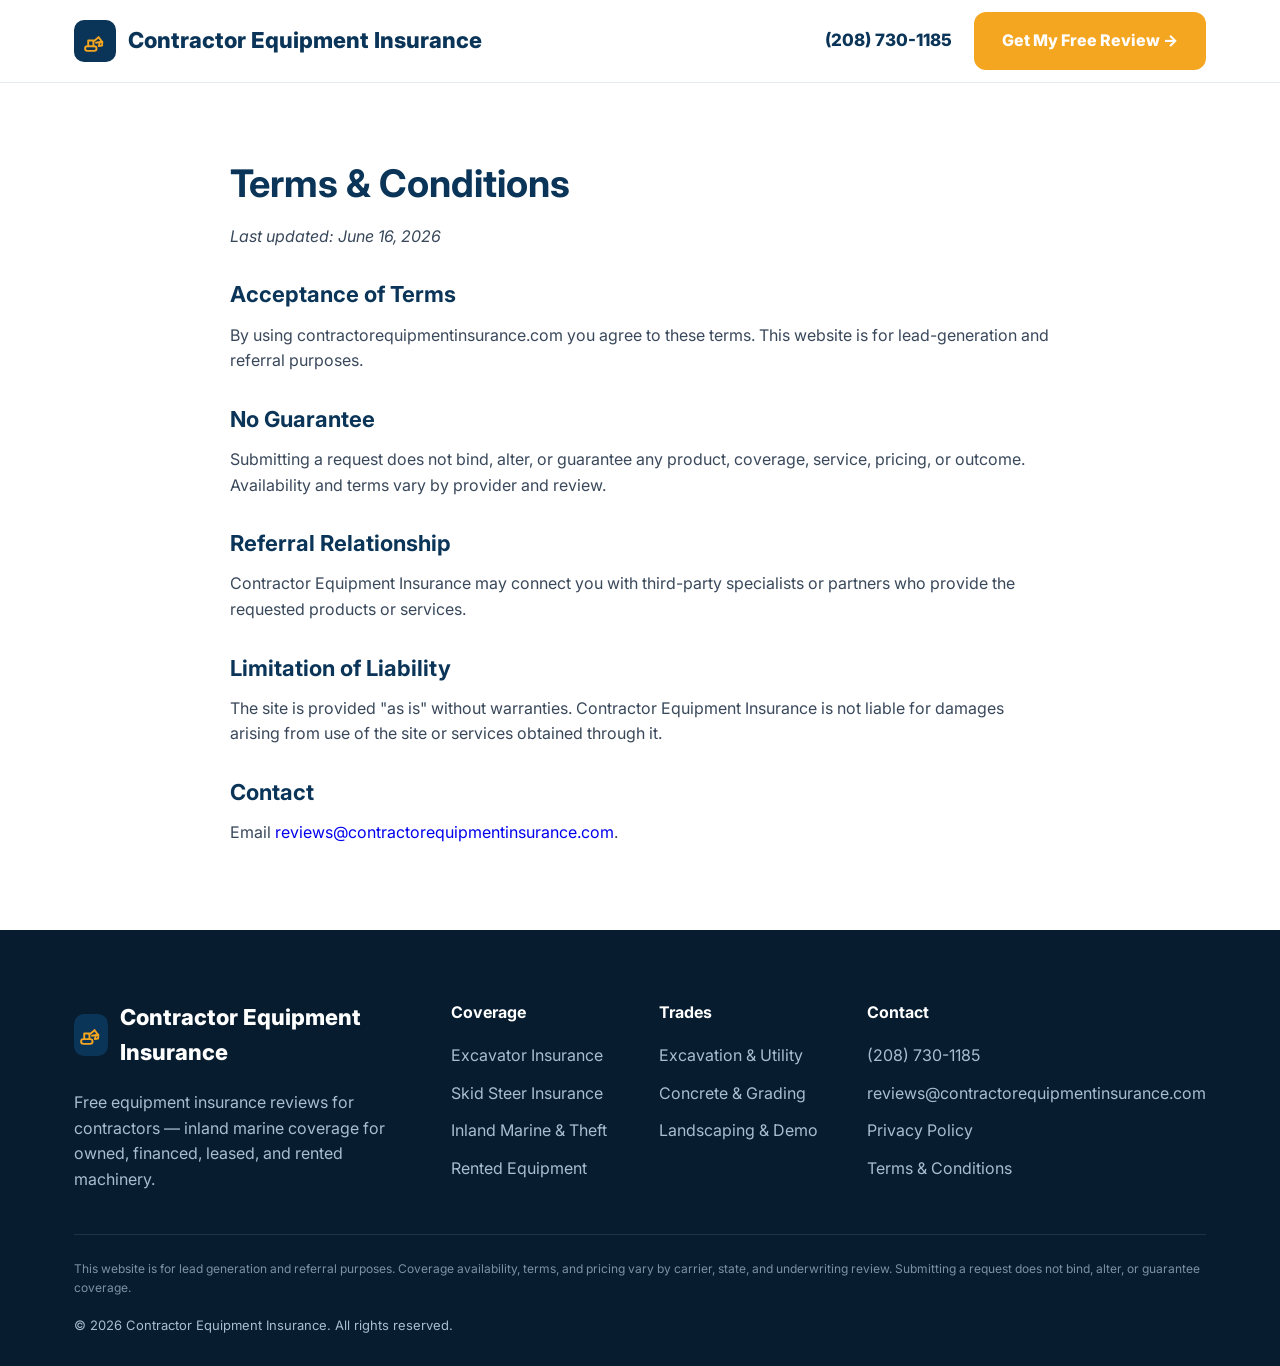
<file: terms.html>
<!DOCTYPE html>
<html lang="en">
<head>
<meta charset="UTF-8" />
<meta name="viewport" content="width=device-width, initial-scale=1.0" />
<title>Terms &amp; Conditions | Contractor Equipment Insurance</title>
<meta name="description" content="Terms &amp; Conditions for Contractor Equipment Insurance." />
<meta property="og:type" content="website" />
<meta property="og:site_name" content="Contractor Equipment Insurance" />
<meta property="og:title" content="Terms &amp; Conditions | Contractor Equipment Insurance" />
<meta property="og:description" content="Terms &amp; Conditions for Contractor Equipment Insurance." />
<meta property="og:url" content="https://contractorequipmentinsurance.com/terms.html" />
<meta property="og:image" content="https://contractorequipmentinsurance.com/og.png" />
<meta name="twitter:card" content="summary_large_image" />
<link rel="canonical" href="https://contractorequipmentinsurance.com/terms.html" />
<meta name="robots" content="index, follow" />
<link rel="icon" type="image/svg+xml" href="/favicon.svg" />
<link rel="preconnect" href="https://fonts.googleapis.com">
<link rel="preconnect" href="https://fonts.gstatic.com" crossorigin>
<link href="https://fonts.googleapis.com/css2?family=Inter:wght@400;500;600;700;800&display=swap" rel="stylesheet">

<!-- Google tag (gtag.js) — GA4 + Google Ads (standard across all pages) -->
<script async src="https://www.googletagmanager.com/gtag/js?id=G-BPXMEYPFT1"></script>
<script>
  window.dataLayer = window.dataLayer || [];
  function gtag(){dataLayer.push(arguments);}
  gtag('js', new Date());
  gtag('config', 'G-BPXMEYPFT1');
  gtag('config', 'AW-17934471659');
</script>
<!-- Procure click-source capture: stores gclid/UTM on landing, attaches to the form -->
<script>
(function(){
  try{
    var qs = new URLSearchParams(window.location.search);
    var keys = ['gclid','gbraid','wbraid','utm_source','utm_medium','utm_campaign','utm_term','utm_content'];
    var store = {};
    try{ var c=(document.cookie.match(/(?:^|; )pm_attr=([^;]*)/)||[])[1]; if(c) store=JSON.parse(decodeURIComponent(c))||{}; }catch(e){ store={}; }
    var got=false;
    keys.forEach(function(k){ var v=qs.get(k); if(v){ store[k]=v; got=true; } });
    if(got || !store.landing){
      if(!store.landing) store.landing=window.location.pathname;
      if(!store.referrer) store.referrer=document.referrer||'';
      document.cookie='pm_attr='+encodeURIComponent(JSON.stringify(store))+'; path=/; max-age=7776000; SameSite=Lax';
    }
    function fill(){
      var f=document.querySelector('form'); if(!f) return;
      Object.keys(store).forEach(function(k){
        if(store[k] && !f.querySelector('[name="'+k+'"]')){
          var i=document.createElement('input'); i.type='hidden'; i.name=k; i.value=store[k]; f.appendChild(i);
        }
      });
    }
    if(document.readyState!=='loading') fill(); else document.addEventListener('DOMContentLoaded', fill);
  }catch(e){}
})();
</script>
<style>
:root{
  --navy:#0B3558;--navy-dark:#07253D;--gold:#F4A621;--gold-dark:#D88D13;
  --accent:#F4A621;--accent-dark:#D88D13;
  --light:#F7F9FC;--text:#142132;--muted:#6E7A8A;--line:#E5EBF2;
  --radius:18px;--shadow:0 12px 30px rgba(0,0,0,.08);--container:1180px;
}
*{margin:0;padding:0;box-sizing:border-box;}
html{scroll-behavior:smooth;}
body{font-family:'Inter',sans-serif;color:var(--text);background:#fff;line-height:1.6;}
.container{width:100%;max-width:var(--container);margin:auto;padding:0 24px;}
a{text-decoration:none;}
img{max-width:100%;}
.top-bar{background:var(--navy-dark);color:#C7D8E7;text-align:center;font-size:13px;font-weight:600;padding:9px 16px;}
.nav{position:sticky;top:0;z-index:999;background:rgba(255,255,255,.96);backdrop-filter:blur(10px);border-bottom:1px solid var(--line);}
.nav-inner{height:82px;display:flex;align-items:center;justify-content:space-between;}
.logo{display:flex;align-items:center;gap:12px;font-weight:800;color:var(--navy);font-size:22px;}
.logo-box{width:42px;height:42px;border-radius:10px;background:var(--navy);display:flex;align-items:center;justify-content:center;color:var(--gold);}
.logo-box svg{width:25px;height:25px;}
.nav-right{display:flex;align-items:center;gap:22px;}
.nav-phone{font-weight:800;color:var(--navy);font-size:17px;white-space:nowrap;}
.btn{display:inline-flex;align-items:center;justify-content:center;gap:10px;padding:16px 28px;border-radius:12px;font-weight:800;transition:.2s ease;cursor:pointer;border:none;}
.btn-primary{background:var(--accent);color:#fff;}
.btn-primary:hover{background:var(--accent-dark);transform:translateY(-2px);}
.hero{background:radial-gradient(1100px 480px at 78% -10%, rgba(0,0,0,.10), transparent 60%), linear-gradient(160deg,var(--navy) 0%, var(--navy-dark) 100%);color:#fff;padding:90px 0;}
.hero--photo .hero-title,.hero--photo .hero p,.hero--photo .hero-points div,.hero--photo .trust-line,.hero--photo .mini-proof{text-shadow:0 1px 16px rgba(3,12,24,.55);}
.hero-grid{display:grid;grid-template-columns:1fr .95fr;gap:56px;align-items:start;}
.eyebrow{display:inline-block;background:rgba(244,166,33,.16);color:var(--gold);padding:8px 16px;border-radius:999px;font-size:12px;font-weight:700;letter-spacing:1px;text-transform:uppercase;}
.hero-title{font-size:clamp(38px,4.6vw,60px);line-height:1.08;font-weight:800;letter-spacing:-1.5px;margin:22px 0;max-width:720px;}
.highlight{color:var(--gold);}
.hero p{font-size:20px;color:#D3DCE7;max-width:700px;}
.mini-proof{margin-top:16px;font-size:13px;line-height:1.6;color:#C7D8E7;font-weight:500;opacity:.92;}
.hero-points{margin:28px 0;display:grid;grid-template-columns:repeat(2,minmax(0,1fr));gap:14px 22px;max-width:640px;}
.hero-points div{display:flex;align-items:flex-start;gap:12px;color:#fff;font-size:16px;}
.hero-points span{color:var(--gold);font-weight:800;}
.hero-ba{background:rgba(255,255,255,.05);border:1px solid rgba(255,255,255,.13);border-radius:16px;padding:12px;margin-bottom:28px;max-width:560px;}
.hero-ba-head{display:flex;flex-direction:column;gap:2px;margin:2px 4px 11px;}
.hero-ba-title{display:flex;align-items:center;gap:9px;color:#fff;font-weight:800;font-size:16px;letter-spacing:-.2px;}
.hero-ba-title b{color:var(--gold);font-size:18px;line-height:1;}
.hero-ba-sub{color:#AEBED0;font-size:12.5px;}
.hero-ba-imgs{display:grid;grid-template-columns:1fr 1fr;gap:8px;}
.hero-ba-fig{position:relative;border-radius:10px;overflow:hidden;margin:0;}
.hero-ba-fig img{display:block;width:100%;height:auto;aspect-ratio:4/3;object-fit:cover;}
.hero-ba-tag{position:absolute;top:8px;left:8px;font-size:10px;font-weight:800;text-transform:uppercase;letter-spacing:.04em;color:#fff;padding:4px 9px;border-radius:999px;box-shadow:0 3px 8px rgba(0,0,0,.3);}
.trust-line{margin:8px 0 26px;font-size:14px;color:#C7D8E7;font-weight:500;}
.form-card{background:#fff;border-radius:var(--radius);box-shadow:var(--shadow);color:var(--text);overflow:hidden;}
.form-head{background:var(--accent);color:#fff;padding:24px 32px;}
.form-head h3{font-size:25px;line-height:1.12;margin-bottom:6px;color:#fff;}
.form-head p{color:rgba(255,255,255,.9);font-size:14px;}
.form-body{padding:28px 32px 32px;}
.form-stats{display:flex;border:1px solid var(--line);border-radius:10px;overflow:hidden;margin-bottom:20px;}
.form-stat{flex:1;text-align:center;padding:10px 8px;border-right:1px solid var(--line);}
.form-stat:last-child{border-right:none;}
.form-stat strong{display:block;font-size:18px;font-weight:800;color:var(--navy);line-height:1.2;}
.form-stat span{font-size:10px;text-transform:uppercase;letter-spacing:.6px;color:var(--muted);font-weight:600;}
.form-stat--hl{background:rgba(225,29,42,.05);}
.form-stat--hl strong{color:var(--accent);font-size:21px;}
.form-stat--strike strong{color:#9aa6b2;text-decoration:line-through;text-decoration-color:#c2ccd6;}
.stats-kicker{font-size:11px;font-weight:800;text-transform:uppercase;letter-spacing:1.5px;color:var(--accent);text-align:center;margin-bottom:8px;}
.form-grid{display:grid;grid-template-columns:1fr 1fr;gap:14px;}
.form-grid .full{grid-column:1/-1;}
.field-label{display:block;font-size:12px;font-weight:700;color:var(--navy);margin-bottom:6px;}
.submit-btn{width:100%;display:flex;justify-content:center;margin-top:6px;padding:18px 24px;font-size:18px;}
input,select,textarea{width:100%;padding:14px;border-radius:12px;border:1px solid var(--line);font-size:15px;font-family:inherit;background:#fff;}
textarea{min-height:84px;resize:vertical;}
input:focus,select:focus,textarea:focus{outline:none;border-color:var(--navy);}
.secondary-label{font-size:13px;color:var(--muted);margin:18px 0 10px;}
.secondary-services-grid{display:grid;grid-template-columns:1fr 1fr;gap:8px 18px;margin-bottom:18px;}
.secondary-services-grid label{display:flex;align-items:center;gap:8px;font-size:13px;font-weight:500;color:var(--muted);cursor:pointer;}
.secondary-services-grid input{width:14px;height:14px;margin:0;}
.privacy-note{display:block;margin-top:10px;font-size:12px;color:#8A97A5;text-align:center;}
.tcpa{display:block;width:100%;margin-top:16px;font-size:11px;line-height:1.5;color:#7B8794;text-align:left;}
.tcpa a{color:#7B8794;text-decoration:underline;}
.stats{background:var(--navy);padding:40px 0;}
.stats-grid{display:grid;grid-template-columns:repeat(4,1fr);gap:30px;text-align:center;}
.stat h2{color:#fff;font-size:38px;font-weight:800;}
.stat h2 span{color:var(--gold);}
.stat p{color:#BFD0E0;text-transform:uppercase;letter-spacing:1px;font-size:12px;font-weight:700;margin-top:8px;}
.section{padding:90px 0;}
.how-section{background:#f5f8fb;}
.section-head{text-align:center;max-width:820px;margin:auto auto 60px;}
.section-head h2{font-size:clamp(32px,4vw,52px);line-height:1.1;margin:18px 0;}
.section-head p{color:var(--muted);font-size:18px;}
.review-grid{display:grid;grid-template-columns:repeat(3,1fr);gap:28px;}
.review-card{background:#fff;border:1px solid var(--line);border-radius:20px;padding:34px;box-shadow:var(--shadow);transition:.2s ease;}
.review-card:hover{transform:translateY(-4px);}
.review-icon{width:58px;height:58px;border-radius:16px;background:#F4F7FB;display:flex;align-items:center;justify-content:center;font-size:26px;margin-bottom:22px;}
.review-card h3{font-size:23px;line-height:1.2;margin-bottom:14px;color:var(--navy-dark);}
.review-card p{color:var(--muted);line-height:1.7;font-size:16px;}
.seg-grid{display:grid;grid-template-columns:1fr 1fr;gap:16px;max-width:920px;margin:0 auto;}
.seg-item{background:#fff;border:1px solid var(--line);border-radius:14px;padding:18px 20px;display:flex;gap:12px;align-items:flex-start;box-shadow:0 8px 18px rgba(16,32,51,.04);}
.seg-item .check{color:var(--gold);font-weight:900;font-size:18px;}
.seg-item strong{display:block;color:var(--navy);margin-bottom:2px;}
.seg-item span{color:var(--muted);font-size:14px;}
.how-grid{display:grid;grid-template-columns:repeat(3,1fr);gap:26px;margin-top:40px;}
.how-card{position:relative;background:#fff;border:1px solid #dfe7f0;border-radius:18px;padding:48px 28px 32px;box-shadow:0 8px 24px rgba(0,0,0,.05);}
.step-badge{position:absolute;top:-18px;left:28px;background:var(--navy);color:#fff;font-weight:800;padding:7px 14px;border-radius:8px;font-size:14px;}
.how-icon{width:54px;height:54px;border-radius:14px;background:#eef4fa;display:flex;align-items:center;justify-content:center;font-size:24px;margin-bottom:22px;}
.how-card h3{font-size:22px;margin-bottom:12px;color:var(--navy-dark);}
.how-card p{color:#435269;font-size:16px;line-height:1.7;}
.faq{max-width:900px;margin:0 auto;display:grid;gap:14px;}
.faq-item{border:1px solid var(--line);border-radius:14px;padding:22px 24px;background:#fff;}
.faq-item h3{color:var(--navy);margin-bottom:6px;font-size:19px;}
.faq-item p{color:var(--muted);}
.final-cta{background:var(--navy);padding:90px 20px;text-align:center;}
.cta-box{max-width:820px;margin:0 auto;}
.final-cta h2{color:#fff;font-size:clamp(34px,4.4vw,56px);line-height:1.1;margin:24px 0;}
.final-cta p{color:#d7e4ef;font-size:22px;line-height:1.6;margin-bottom:34px;}
.final-cta .btn{padding:18px 34px;font-size:18px;margin-top:10px;}
footer{background:#071C2E;color:#A7BED1;padding:70px 0 30px;}
.footer-grid{display:grid;grid-template-columns:2fr 1fr 1fr 1fr;gap:40px;margin-bottom:40px;}
footer h4{color:#fff;margin-bottom:18px;}
footer a{color:#A7BED1;display:block;margin-bottom:12px;}
.footer-disclaimer{border-top:1px solid rgba(255,255,255,.1);padding-top:24px;font-size:12px;line-height:1.6;color:#7B92A6;margin-bottom:18px;}
.footer-bottom{font-size:13px;}
.article{max-width:820px;margin:0 auto;padding:70px 0;}
.article h1{font-size:clamp(30px,4vw,46px);color:var(--navy);line-height:1.12;margin-bottom:18px;}
.article .lede{font-size:19px;color:var(--muted);margin-bottom:30px;}
.article h2{color:var(--navy);font-size:26px;margin:34px 0 12px;}
.article p{color:#39485B;font-size:17px;margin-bottom:16px;}
.article .back{display:inline-block;margin-top:30px;font-weight:700;color:var(--accent);}
.legal{max-width:820px;margin:0 auto;padding:70px 0;}
.legal h1{font-size:38px;color:var(--navy);margin-bottom:10px;}
.legal h2{color:var(--navy);font-size:22px;margin:28px 0 10px;}
.legal p{color:#39485B;margin-bottom:14px;}
.thanks{max-width:680px;margin:0 auto;padding:110px 24px;text-align:center;}
.thanks .badge{width:84px;height:84px;border-radius:50%;background:rgba(244,166,33,.15);color:var(--accent);display:flex;align-items:center;justify-content:center;font-size:40px;margin:0 auto 26px;}
.thanks h1{font-size:40px;color:var(--navy);margin-bottom:16px;}
.thanks p{font-size:19px;color:var(--muted);margin-bottom:14px;}
@media(max-width:980px){
.hero-grid,.review-grid,.how-grid,.footer-grid,.stats-grid,.seg-grid,.ba-grid{grid-template-columns:1fr;}
.form-grid{grid-template-columns:1fr;}
.hero-points{grid-template-columns:1fr;}
.form-stats{flex-wrap:wrap;}
.form-stat{flex:1 1 45%;}
}
@media(max-width:640px){.nav-phone{display:none;}}
.results{background:#fff;}
.ba-grid{display:grid;grid-template-columns:1fr 1fr;gap:24px;max-width:1040px;margin:0 auto;}
.ba-card{position:relative;border-radius:18px;overflow:hidden;box-shadow:var(--shadow);border:1px solid var(--line);background:#fff;}
.ba-card img{display:block;width:100%;height:auto;aspect-ratio:4/3;object-fit:cover;}
.ba-tag{position:absolute;top:14px;left:14px;font-size:13px;font-weight:800;letter-spacing:.04em;text-transform:uppercase;color:#fff;padding:7px 14px;border-radius:999px;box-shadow:0 4px 12px rgba(0,0,0,.28);}
.ba-before{background:#6b7280;}
.ba-after{background:var(--gold);color:var(--navy);}
.ba-cap{padding:16px 18px;color:var(--muted);font-size:15px;text-align:center;}
.ba-video{max-width:1040px;margin:38px auto 0;border-radius:18px;overflow:hidden;box-shadow:var(--shadow);background:#000;}
.ba-video video{display:block;width:100%;height:auto;aspect-ratio:16/9;background:#000;}
.ba-vcap{text-align:center;color:var(--muted);font-size:15px;margin-top:16px;}
.trust-strip{display:flex;flex-wrap:wrap;gap:8px;justify-content:center;margin-top:14px;}
.tbadge{display:inline-flex;align-items:center;gap:6px;font-size:11px;font-weight:700;color:#5B6B7C;background:#F4F7FB;border:1px solid #E5EBF2;border-radius:999px;padding:5px 11px;white-space:nowrap;}
.carriers{padding:44px 0;background:#fff;border-top:1px solid var(--line);border-bottom:1px solid var(--line);}
.carriers-label{text-align:center;font-size:11px;font-weight:700;letter-spacing:1.4px;text-transform:uppercase;color:var(--muted);margin-bottom:28px;}
.carriers-grid{display:flex;flex-wrap:wrap;align-items:center;justify-content:center;gap:24px 48px;}
.carriers-grid img{height:44px;width:auto;opacity:.72;filter:grayscale(25%);transition:.25s ease;}
.carriers-grid img:hover{opacity:1;filter:grayscale(0%);}
@media(max-width:640px){.carriers-grid img{height:32px;}.carriers-grid{gap:18px 28px;}}
.blog-grid{display:grid;grid-template-columns:repeat(3,1fr);gap:24px;margin-top:20px;}
.blog-card{background:#fff;border:1px solid var(--line);border-radius:16px;padding:28px;box-shadow:0 8px 20px rgba(0,0,0,.05);display:flex;flex-direction:column;gap:10px;}
.blog-card-tag{display:inline-block;font-size:10px;font-weight:700;letter-spacing:1.2px;text-transform:uppercase;color:var(--accent);background:rgba(0,0,0,.06);padding:4px 10px;border-radius:999px;}
.blog-card h2{font-size:19px;color:var(--navy);line-height:1.25;margin:0;}
.blog-card p{color:var(--muted);font-size:14px;flex:1;}
.blog-card-date{font-size:12px;color:var(--muted);font-weight:500;}
.blog-card .read-more{font-size:14px;font-weight:700;color:var(--accent);}
.article-meta{display:flex;align-items:center;gap:12px;flex-wrap:wrap;margin-bottom:16px;}
.article-breadcrumb{font-size:13px;color:var(--muted);margin-bottom:24px;}
.article-cta-box{margin-top:44px;padding:32px;background:var(--light);border-radius:16px;border:1px solid var(--line);}
.article-cta-box h3{color:var(--navy);font-size:22px;margin-bottom:8px;}
.article-cta-box p{color:var(--muted);margin-bottom:20px;}
@media(max-width:980px){.blog-grid{grid-template-columns:1fr;}}
.ms-progress{display:flex;align-items:center;margin-bottom:22px;}
.ms-dot{width:30px;height:30px;border-radius:50%;background:var(--line);color:var(--muted);display:flex;align-items:center;justify-content:center;font-size:11px;font-weight:800;flex-shrink:0;transition:.2s;}
.ms-dot.ms-active{background:var(--accent);color:#fff;}
.ms-dot.ms-done{background:var(--navy);color:#fff;}
.ms-line{flex:1;height:2px;background:var(--line);transition:.2s;}
.ms-line.ms-done{background:var(--navy);}
.ms-panel{display:none;}
.ms-panel.ms-active{display:block;}
.ms-q{font-size:20px;font-weight:800;color:#142132;line-height:1.3;margin-bottom:6px;}
.ms-sub{font-size:14px;color:#4A5568;margin-bottom:4px;}
.ms-opts{display:grid;grid-template-columns:1fr 1fr;gap:10px;margin:14px 0 8px;}
.ms-opt{padding:13px 14px;border:2px solid var(--line);border-radius:12px;font-size:14px;font-weight:600;color:var(--navy);cursor:pointer;text-align:left;background:#fff;transition:.15s;line-height:1.3;width:100%;}
.ms-opt:hover,.ms-opt.ms-sel{border-color:var(--accent);background:rgba(244,166,33,.08);}
.ms-back-btn{background:none;border:none;font-size:13px;color:var(--muted);font-weight:600;cursor:pointer;padding:0;margin-top:12px;display:inline-block;}
.ms-back-btn:hover{color:var(--navy);}
@media(max-width:500px){.ms-opts{grid-template-columns:1fr;}}
</style>
<script type="application/ld+json">{"@context":"https://schema.org","@type":"Organization","name":"Contractor Equipment Insurance","url":"https://contractorequipmentinsurance.com/","telephone":"(208) 730-1185","areaServed":"US","logo":"https://contractorequipmentinsurance.com/og.png"}</script>
</head>
<body>
<header class="nav">
<div class="container nav-inner">
<a href="/" class="logo">
<div class="logo-box"><svg viewBox="0 0 24 24" fill="none" stroke="currentColor" stroke-width="1.8" stroke-linecap="round" stroke-linejoin="round"><rect x="2" y="16.5" width="11" height="4.5" rx="2.25"/><path d="M5 16.5V11h5v5.5"/><path d="M10 12l5-4"/><path d="M15 8l3.5 4.5"/><path d="M12.5 13.2l6-1"/><path d="M16.5 12.4l2 .3-.2 3.3-3.2.3z"/></svg></div>
Contractor Equipment Insurance
</a>
<div class="nav-right">
<a href="tel:12087301185" class="nav-phone">(208) 730-1185</a>
<a href="#form" class="btn btn-primary">Get My Free Review →</a>
</div>
</div>
</header>
<div class="legal container">
<h1>Terms &amp; Conditions</h1>
<p><em>Last updated: June 16, 2026</em></p>
<h2>Acceptance of Terms</h2><p>By using contractorequipmentinsurance.com you agree to these terms. This website is for lead-generation and referral purposes.</p>
<h2>No Guarantee</h2><p>Submitting a request does not bind, alter, or guarantee any product, coverage, service, pricing, or outcome. Availability and terms vary by provider and review.</p>
<h2>Referral Relationship</h2><p>Contractor Equipment Insurance may connect you with third-party specialists or partners who provide the requested products or services.</p>
<h2>Limitation of Liability</h2><p>The site is provided "as is" without warranties. Contractor Equipment Insurance is not liable for damages arising from use of the site or services obtained through it.</p>
<h2>Contact</h2><p>Email <a href="mailto:reviews@contractorequipmentinsurance.com">reviews@contractorequipmentinsurance.com</a>.</p>
</div>
<footer id="contact">
<div class="container">
<div class="footer-grid">
<div>
<div class="logo" style="color:#fff;margin-bottom:20px">
<div class="logo-box"><svg viewBox="0 0 24 24" fill="none" stroke="currentColor" stroke-width="1.8" stroke-linecap="round" stroke-linejoin="round"><rect x="2" y="16.5" width="11" height="4.5" rx="2.25"/><path d="M5 16.5V11h5v5.5"/><path d="M10 12l5-4"/><path d="M15 8l3.5 4.5"/><path d="M12.5 13.2l6-1"/><path d="M16.5 12.4l2 .3-.2 3.3-3.2.3z"/></svg></div>
Contractor Equipment Insurance
</div>
<p>Free equipment insurance reviews for contractors — inland marine coverage for owned, financed, leased, and rented machinery.</p>
</div>
<div>
<h4>Coverage</h4>
<a href="/excavator-insurance.html">Excavator Insurance</a>
<a href="/skid-steer-insurance.html">Skid Steer Insurance</a>
<a href="/#services">Inland Marine &amp; Theft</a>
<a href="/#services">Rented Equipment</a>
</div>
<div>
<h4>Trades</h4>
<a href="/#services">Excavation &amp; Utility</a>
<a href="/#services">Concrete &amp; Grading</a>
<a href="/#services">Landscaping &amp; Demo</a>
</div>
<div>
<h4>Contact</h4>
<a href="tel:12087301185">(208) 730-1185</a>
<a href="mailto:reviews@contractorequipmentinsurance.com">reviews@contractorequipmentinsurance.com</a>
<a href="/privacy-policy.html">Privacy Policy</a>
<a href="/terms.html">Terms &amp; Conditions</a>
</div>
</div>
<div class="footer-disclaimer">This website is for lead generation and referral purposes. Coverage availability, terms, and pricing vary by carrier, state, and underwriting review. Submitting a request does not bind, alter, or guarantee coverage.</div>
<div class="footer-bottom">© 2026 Contractor Equipment Insurance. All rights reserved.</div>
</div>
</footer>
</body>
</html>
</file>
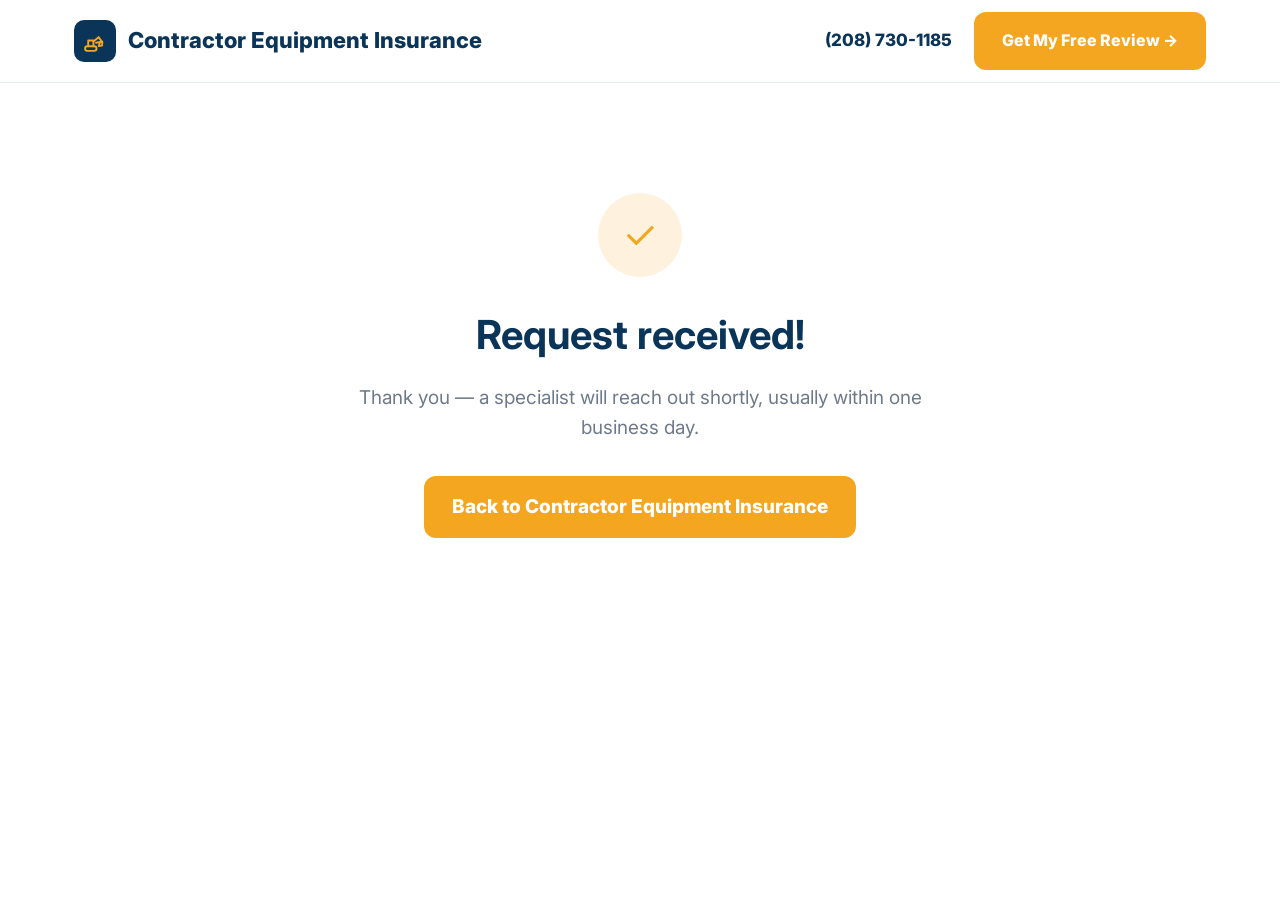
<file: thank-you.html>
<!DOCTYPE html>
<html lang="en">
<head>
<meta charset="UTF-8" />
<meta name="viewport" content="width=device-width, initial-scale=1.0" />
<title>Thank You | Contractor Equipment Insurance</title>
<meta name="description" content="Your request has been received." />
<meta property="og:type" content="website" />
<meta property="og:site_name" content="Contractor Equipment Insurance" />
<meta property="og:title" content="Thank You | Contractor Equipment Insurance" />
<meta property="og:description" content="Your request has been received." />
<meta property="og:url" content="https://contractorequipmentinsurance.com/thank-you.html" />
<meta property="og:image" content="https://contractorequipmentinsurance.com/og.png" />
<meta name="twitter:card" content="summary_large_image" />
<link rel="canonical" href="https://contractorequipmentinsurance.com/thank-you.html" />
<meta name="robots" content="noindex, follow" />
<link rel="icon" type="image/svg+xml" href="/favicon.svg" />
<link rel="preconnect" href="https://fonts.googleapis.com">
<link rel="preconnect" href="https://fonts.gstatic.com" crossorigin>
<link href="https://fonts.googleapis.com/css2?family=Inter:wght@400;500;600;700;800&display=swap" rel="stylesheet">

<!-- Google tag (gtag.js) — GA4 + Google Ads (standard across all pages) -->
<script async src="https://www.googletagmanager.com/gtag/js?id=G-BPXMEYPFT1"></script>
<script>
  window.dataLayer = window.dataLayer || [];
  function gtag(){dataLayer.push(arguments);}
  gtag('js', new Date());
  gtag('config', 'G-BPXMEYPFT1');
  gtag('config', 'AW-17934471659');
</script>
<!-- Procure click-source capture: stores gclid/UTM on landing, attaches to the form -->
<script>
(function(){
  try{
    var qs = new URLSearchParams(window.location.search);
    var keys = ['gclid','gbraid','wbraid','utm_source','utm_medium','utm_campaign','utm_term','utm_content'];
    var store = {};
    try{ var c=(document.cookie.match(/(?:^|; )pm_attr=([^;]*)/)||[])[1]; if(c) store=JSON.parse(decodeURIComponent(c))||{}; }catch(e){ store={}; }
    var got=false;
    keys.forEach(function(k){ var v=qs.get(k); if(v){ store[k]=v; got=true; } });
    if(got || !store.landing){
      if(!store.landing) store.landing=window.location.pathname;
      if(!store.referrer) store.referrer=document.referrer||'';
      document.cookie='pm_attr='+encodeURIComponent(JSON.stringify(store))+'; path=/; max-age=7776000; SameSite=Lax';
    }
    function fill(){
      var f=document.querySelector('form'); if(!f) return;
      Object.keys(store).forEach(function(k){
        if(store[k] && !f.querySelector('[name="'+k+'"]')){
          var i=document.createElement('input'); i.type='hidden'; i.name=k; i.value=store[k]; f.appendChild(i);
        }
      });
    }
    if(document.readyState!=='loading') fill(); else document.addEventListener('DOMContentLoaded', fill);
  }catch(e){}
})();
</script>
<style>
:root{
  --navy:#0B3558;--navy-dark:#07253D;--gold:#F4A621;--gold-dark:#D88D13;
  --accent:#F4A621;--accent-dark:#D88D13;
  --light:#F7F9FC;--text:#142132;--muted:#6E7A8A;--line:#E5EBF2;
  --radius:18px;--shadow:0 12px 30px rgba(0,0,0,.08);--container:1180px;
}
*{margin:0;padding:0;box-sizing:border-box;}
html{scroll-behavior:smooth;}
body{font-family:'Inter',sans-serif;color:var(--text);background:#fff;line-height:1.6;}
.container{width:100%;max-width:var(--container);margin:auto;padding:0 24px;}
a{text-decoration:none;}
img{max-width:100%;}
.top-bar{background:var(--navy-dark);color:#C7D8E7;text-align:center;font-size:13px;font-weight:600;padding:9px 16px;}
.nav{position:sticky;top:0;z-index:999;background:rgba(255,255,255,.96);backdrop-filter:blur(10px);border-bottom:1px solid var(--line);}
.nav-inner{height:82px;display:flex;align-items:center;justify-content:space-between;}
.logo{display:flex;align-items:center;gap:12px;font-weight:800;color:var(--navy);font-size:22px;}
.logo-box{width:42px;height:42px;border-radius:10px;background:var(--navy);display:flex;align-items:center;justify-content:center;color:var(--gold);}
.logo-box svg{width:25px;height:25px;}
.nav-right{display:flex;align-items:center;gap:22px;}
.nav-phone{font-weight:800;color:var(--navy);font-size:17px;white-space:nowrap;}
.btn{display:inline-flex;align-items:center;justify-content:center;gap:10px;padding:16px 28px;border-radius:12px;font-weight:800;transition:.2s ease;cursor:pointer;border:none;}
.btn-primary{background:var(--accent);color:#fff;}
.btn-primary:hover{background:var(--accent-dark);transform:translateY(-2px);}
.hero{background:radial-gradient(1100px 480px at 78% -10%, rgba(0,0,0,.10), transparent 60%), linear-gradient(160deg,var(--navy) 0%, var(--navy-dark) 100%);color:#fff;padding:90px 0;}
.hero--photo .hero-title,.hero--photo .hero p,.hero--photo .hero-points div,.hero--photo .trust-line,.hero--photo .mini-proof{text-shadow:0 1px 16px rgba(3,12,24,.55);}
.hero-grid{display:grid;grid-template-columns:1fr .95fr;gap:56px;align-items:start;}
.eyebrow{display:inline-block;background:rgba(244,166,33,.16);color:var(--gold);padding:8px 16px;border-radius:999px;font-size:12px;font-weight:700;letter-spacing:1px;text-transform:uppercase;}
.hero-title{font-size:clamp(38px,4.6vw,60px);line-height:1.08;font-weight:800;letter-spacing:-1.5px;margin:22px 0;max-width:720px;}
.highlight{color:var(--gold);}
.hero p{font-size:20px;color:#D3DCE7;max-width:700px;}
.mini-proof{margin-top:16px;font-size:13px;line-height:1.6;color:#C7D8E7;font-weight:500;opacity:.92;}
.hero-points{margin:28px 0;display:grid;grid-template-columns:repeat(2,minmax(0,1fr));gap:14px 22px;max-width:640px;}
.hero-points div{display:flex;align-items:flex-start;gap:12px;color:#fff;font-size:16px;}
.hero-points span{color:var(--gold);font-weight:800;}
.hero-ba{background:rgba(255,255,255,.05);border:1px solid rgba(255,255,255,.13);border-radius:16px;padding:12px;margin-bottom:28px;max-width:560px;}
.hero-ba-head{display:flex;flex-direction:column;gap:2px;margin:2px 4px 11px;}
.hero-ba-title{display:flex;align-items:center;gap:9px;color:#fff;font-weight:800;font-size:16px;letter-spacing:-.2px;}
.hero-ba-title b{color:var(--gold);font-size:18px;line-height:1;}
.hero-ba-sub{color:#AEBED0;font-size:12.5px;}
.hero-ba-imgs{display:grid;grid-template-columns:1fr 1fr;gap:8px;}
.hero-ba-fig{position:relative;border-radius:10px;overflow:hidden;margin:0;}
.hero-ba-fig img{display:block;width:100%;height:auto;aspect-ratio:4/3;object-fit:cover;}
.hero-ba-tag{position:absolute;top:8px;left:8px;font-size:10px;font-weight:800;text-transform:uppercase;letter-spacing:.04em;color:#fff;padding:4px 9px;border-radius:999px;box-shadow:0 3px 8px rgba(0,0,0,.3);}
.trust-line{margin:8px 0 26px;font-size:14px;color:#C7D8E7;font-weight:500;}
.form-card{background:#fff;border-radius:var(--radius);box-shadow:var(--shadow);color:var(--text);overflow:hidden;}
.form-head{background:var(--accent);color:#fff;padding:24px 32px;}
.form-head h3{font-size:25px;line-height:1.12;margin-bottom:6px;color:#fff;}
.form-head p{color:rgba(255,255,255,.9);font-size:14px;}
.form-body{padding:28px 32px 32px;}
.form-stats{display:flex;border:1px solid var(--line);border-radius:10px;overflow:hidden;margin-bottom:20px;}
.form-stat{flex:1;text-align:center;padding:10px 8px;border-right:1px solid var(--line);}
.form-stat:last-child{border-right:none;}
.form-stat strong{display:block;font-size:18px;font-weight:800;color:var(--navy);line-height:1.2;}
.form-stat span{font-size:10px;text-transform:uppercase;letter-spacing:.6px;color:var(--muted);font-weight:600;}
.form-stat--hl{background:rgba(225,29,42,.05);}
.form-stat--hl strong{color:var(--accent);font-size:21px;}
.form-stat--strike strong{color:#9aa6b2;text-decoration:line-through;text-decoration-color:#c2ccd6;}
.stats-kicker{font-size:11px;font-weight:800;text-transform:uppercase;letter-spacing:1.5px;color:var(--accent);text-align:center;margin-bottom:8px;}
.form-grid{display:grid;grid-template-columns:1fr 1fr;gap:14px;}
.form-grid .full{grid-column:1/-1;}
.field-label{display:block;font-size:12px;font-weight:700;color:var(--navy);margin-bottom:6px;}
.submit-btn{width:100%;display:flex;justify-content:center;margin-top:6px;padding:18px 24px;font-size:18px;}
input,select,textarea{width:100%;padding:14px;border-radius:12px;border:1px solid var(--line);font-size:15px;font-family:inherit;background:#fff;}
textarea{min-height:84px;resize:vertical;}
input:focus,select:focus,textarea:focus{outline:none;border-color:var(--navy);}
.secondary-label{font-size:13px;color:var(--muted);margin:18px 0 10px;}
.secondary-services-grid{display:grid;grid-template-columns:1fr 1fr;gap:8px 18px;margin-bottom:18px;}
.secondary-services-grid label{display:flex;align-items:center;gap:8px;font-size:13px;font-weight:500;color:var(--muted);cursor:pointer;}
.secondary-services-grid input{width:14px;height:14px;margin:0;}
.privacy-note{display:block;margin-top:10px;font-size:12px;color:#8A97A5;text-align:center;}
.tcpa{display:block;width:100%;margin-top:16px;font-size:11px;line-height:1.5;color:#7B8794;text-align:left;}
.tcpa a{color:#7B8794;text-decoration:underline;}
.stats{background:var(--navy);padding:40px 0;}
.stats-grid{display:grid;grid-template-columns:repeat(4,1fr);gap:30px;text-align:center;}
.stat h2{color:#fff;font-size:38px;font-weight:800;}
.stat h2 span{color:var(--gold);}
.stat p{color:#BFD0E0;text-transform:uppercase;letter-spacing:1px;font-size:12px;font-weight:700;margin-top:8px;}
.section{padding:90px 0;}
.how-section{background:#f5f8fb;}
.section-head{text-align:center;max-width:820px;margin:auto auto 60px;}
.section-head h2{font-size:clamp(32px,4vw,52px);line-height:1.1;margin:18px 0;}
.section-head p{color:var(--muted);font-size:18px;}
.review-grid{display:grid;grid-template-columns:repeat(3,1fr);gap:28px;}
.review-card{background:#fff;border:1px solid var(--line);border-radius:20px;padding:34px;box-shadow:var(--shadow);transition:.2s ease;}
.review-card:hover{transform:translateY(-4px);}
.review-icon{width:58px;height:58px;border-radius:16px;background:#F4F7FB;display:flex;align-items:center;justify-content:center;font-size:26px;margin-bottom:22px;}
.review-card h3{font-size:23px;line-height:1.2;margin-bottom:14px;color:var(--navy-dark);}
.review-card p{color:var(--muted);line-height:1.7;font-size:16px;}
.seg-grid{display:grid;grid-template-columns:1fr 1fr;gap:16px;max-width:920px;margin:0 auto;}
.seg-item{background:#fff;border:1px solid var(--line);border-radius:14px;padding:18px 20px;display:flex;gap:12px;align-items:flex-start;box-shadow:0 8px 18px rgba(16,32,51,.04);}
.seg-item .check{color:var(--gold);font-weight:900;font-size:18px;}
.seg-item strong{display:block;color:var(--navy);margin-bottom:2px;}
.seg-item span{color:var(--muted);font-size:14px;}
.how-grid{display:grid;grid-template-columns:repeat(3,1fr);gap:26px;margin-top:40px;}
.how-card{position:relative;background:#fff;border:1px solid #dfe7f0;border-radius:18px;padding:48px 28px 32px;box-shadow:0 8px 24px rgba(0,0,0,.05);}
.step-badge{position:absolute;top:-18px;left:28px;background:var(--navy);color:#fff;font-weight:800;padding:7px 14px;border-radius:8px;font-size:14px;}
.how-icon{width:54px;height:54px;border-radius:14px;background:#eef4fa;display:flex;align-items:center;justify-content:center;font-size:24px;margin-bottom:22px;}
.how-card h3{font-size:22px;margin-bottom:12px;color:var(--navy-dark);}
.how-card p{color:#435269;font-size:16px;line-height:1.7;}
.faq{max-width:900px;margin:0 auto;display:grid;gap:14px;}
.faq-item{border:1px solid var(--line);border-radius:14px;padding:22px 24px;background:#fff;}
.faq-item h3{color:var(--navy);margin-bottom:6px;font-size:19px;}
.faq-item p{color:var(--muted);}
.final-cta{background:var(--navy);padding:90px 20px;text-align:center;}
.cta-box{max-width:820px;margin:0 auto;}
.final-cta h2{color:#fff;font-size:clamp(34px,4.4vw,56px);line-height:1.1;margin:24px 0;}
.final-cta p{color:#d7e4ef;font-size:22px;line-height:1.6;margin-bottom:34px;}
.final-cta .btn{padding:18px 34px;font-size:18px;margin-top:10px;}
footer{background:#071C2E;color:#A7BED1;padding:70px 0 30px;}
.footer-grid{display:grid;grid-template-columns:2fr 1fr 1fr 1fr;gap:40px;margin-bottom:40px;}
footer h4{color:#fff;margin-bottom:18px;}
footer a{color:#A7BED1;display:block;margin-bottom:12px;}
.footer-disclaimer{border-top:1px solid rgba(255,255,255,.1);padding-top:24px;font-size:12px;line-height:1.6;color:#7B92A6;margin-bottom:18px;}
.footer-bottom{font-size:13px;}
.article{max-width:820px;margin:0 auto;padding:70px 0;}
.article h1{font-size:clamp(30px,4vw,46px);color:var(--navy);line-height:1.12;margin-bottom:18px;}
.article .lede{font-size:19px;color:var(--muted);margin-bottom:30px;}
.article h2{color:var(--navy);font-size:26px;margin:34px 0 12px;}
.article p{color:#39485B;font-size:17px;margin-bottom:16px;}
.article .back{display:inline-block;margin-top:30px;font-weight:700;color:var(--accent);}
.legal{max-width:820px;margin:0 auto;padding:70px 0;}
.legal h1{font-size:38px;color:var(--navy);margin-bottom:10px;}
.legal h2{color:var(--navy);font-size:22px;margin:28px 0 10px;}
.legal p{color:#39485B;margin-bottom:14px;}
.thanks{max-width:680px;margin:0 auto;padding:110px 24px;text-align:center;}
.thanks .badge{width:84px;height:84px;border-radius:50%;background:rgba(244,166,33,.15);color:var(--accent);display:flex;align-items:center;justify-content:center;font-size:40px;margin:0 auto 26px;}
.thanks h1{font-size:40px;color:var(--navy);margin-bottom:16px;}
.thanks p{font-size:19px;color:var(--muted);margin-bottom:14px;}
@media(max-width:980px){
.hero-grid,.review-grid,.how-grid,.footer-grid,.stats-grid,.seg-grid,.ba-grid{grid-template-columns:1fr;}
.form-grid{grid-template-columns:1fr;}
.hero-points{grid-template-columns:1fr;}
.form-stats{flex-wrap:wrap;}
.form-stat{flex:1 1 45%;}
}
@media(max-width:640px){.nav-phone{display:none;}}
.results{background:#fff;}
.ba-grid{display:grid;grid-template-columns:1fr 1fr;gap:24px;max-width:1040px;margin:0 auto;}
.ba-card{position:relative;border-radius:18px;overflow:hidden;box-shadow:var(--shadow);border:1px solid var(--line);background:#fff;}
.ba-card img{display:block;width:100%;height:auto;aspect-ratio:4/3;object-fit:cover;}
.ba-tag{position:absolute;top:14px;left:14px;font-size:13px;font-weight:800;letter-spacing:.04em;text-transform:uppercase;color:#fff;padding:7px 14px;border-radius:999px;box-shadow:0 4px 12px rgba(0,0,0,.28);}
.ba-before{background:#6b7280;}
.ba-after{background:var(--gold);color:var(--navy);}
.ba-cap{padding:16px 18px;color:var(--muted);font-size:15px;text-align:center;}
.ba-video{max-width:1040px;margin:38px auto 0;border-radius:18px;overflow:hidden;box-shadow:var(--shadow);background:#000;}
.ba-video video{display:block;width:100%;height:auto;aspect-ratio:16/9;background:#000;}
.ba-vcap{text-align:center;color:var(--muted);font-size:15px;margin-top:16px;}
.trust-strip{display:flex;flex-wrap:wrap;gap:8px;justify-content:center;margin-top:14px;}
.tbadge{display:inline-flex;align-items:center;gap:6px;font-size:11px;font-weight:700;color:#5B6B7C;background:#F4F7FB;border:1px solid #E5EBF2;border-radius:999px;padding:5px 11px;white-space:nowrap;}
.carriers{padding:44px 0;background:#fff;border-top:1px solid var(--line);border-bottom:1px solid var(--line);}
.carriers-label{text-align:center;font-size:11px;font-weight:700;letter-spacing:1.4px;text-transform:uppercase;color:var(--muted);margin-bottom:28px;}
.carriers-grid{display:flex;flex-wrap:wrap;align-items:center;justify-content:center;gap:24px 48px;}
.carriers-grid img{height:44px;width:auto;opacity:.72;filter:grayscale(25%);transition:.25s ease;}
.carriers-grid img:hover{opacity:1;filter:grayscale(0%);}
@media(max-width:640px){.carriers-grid img{height:32px;}.carriers-grid{gap:18px 28px;}}
.blog-grid{display:grid;grid-template-columns:repeat(3,1fr);gap:24px;margin-top:20px;}
.blog-card{background:#fff;border:1px solid var(--line);border-radius:16px;padding:28px;box-shadow:0 8px 20px rgba(0,0,0,.05);display:flex;flex-direction:column;gap:10px;}
.blog-card-tag{display:inline-block;font-size:10px;font-weight:700;letter-spacing:1.2px;text-transform:uppercase;color:var(--accent);background:rgba(0,0,0,.06);padding:4px 10px;border-radius:999px;}
.blog-card h2{font-size:19px;color:var(--navy);line-height:1.25;margin:0;}
.blog-card p{color:var(--muted);font-size:14px;flex:1;}
.blog-card-date{font-size:12px;color:var(--muted);font-weight:500;}
.blog-card .read-more{font-size:14px;font-weight:700;color:var(--accent);}
.article-meta{display:flex;align-items:center;gap:12px;flex-wrap:wrap;margin-bottom:16px;}
.article-breadcrumb{font-size:13px;color:var(--muted);margin-bottom:24px;}
.article-cta-box{margin-top:44px;padding:32px;background:var(--light);border-radius:16px;border:1px solid var(--line);}
.article-cta-box h3{color:var(--navy);font-size:22px;margin-bottom:8px;}
.article-cta-box p{color:var(--muted);margin-bottom:20px;}
@media(max-width:980px){.blog-grid{grid-template-columns:1fr;}}
.ms-progress{display:flex;align-items:center;margin-bottom:22px;}
.ms-dot{width:30px;height:30px;border-radius:50%;background:var(--line);color:var(--muted);display:flex;align-items:center;justify-content:center;font-size:11px;font-weight:800;flex-shrink:0;transition:.2s;}
.ms-dot.ms-active{background:var(--accent);color:#fff;}
.ms-dot.ms-done{background:var(--navy);color:#fff;}
.ms-line{flex:1;height:2px;background:var(--line);transition:.2s;}
.ms-line.ms-done{background:var(--navy);}
.ms-panel{display:none;}
.ms-panel.ms-active{display:block;}
.ms-q{font-size:20px;font-weight:800;color:#142132;line-height:1.3;margin-bottom:6px;}
.ms-sub{font-size:14px;color:#4A5568;margin-bottom:4px;}
.ms-opts{display:grid;grid-template-columns:1fr 1fr;gap:10px;margin:14px 0 8px;}
.ms-opt{padding:13px 14px;border:2px solid var(--line);border-radius:12px;font-size:14px;font-weight:600;color:var(--navy);cursor:pointer;text-align:left;background:#fff;transition:.15s;line-height:1.3;width:100%;}
.ms-opt:hover,.ms-opt.ms-sel{border-color:var(--accent);background:rgba(244,166,33,.08);}
.ms-back-btn{background:none;border:none;font-size:13px;color:var(--muted);font-weight:600;cursor:pointer;padding:0;margin-top:12px;display:inline-block;}
.ms-back-btn:hover{color:var(--navy);}
@media(max-width:500px){.ms-opts{grid-template-columns:1fr;}}
</style>
<script type="application/ld+json">{"@context":"https://schema.org","@type":"Organization","name":"Contractor Equipment Insurance","url":"https://contractorequipmentinsurance.com/","telephone":"(208) 730-1185","areaServed":"US","logo":"https://contractorequipmentinsurance.com/og.png"}</script>
</head>
<body>
<header class="nav">
<div class="container nav-inner">
<a href="/" class="logo">
<div class="logo-box"><svg viewBox="0 0 24 24" fill="none" stroke="currentColor" stroke-width="1.8" stroke-linecap="round" stroke-linejoin="round"><rect x="2" y="16.5" width="11" height="4.5" rx="2.25"/><path d="M5 16.5V11h5v5.5"/><path d="M10 12l5-4"/><path d="M15 8l3.5 4.5"/><path d="M12.5 13.2l6-1"/><path d="M16.5 12.4l2 .3-.2 3.3-3.2.3z"/></svg></div>
Contractor Equipment Insurance
</a>
<div class="nav-right">
<a href="tel:12087301185" class="nav-phone">(208) 730-1185</a>
<a href="#form" class="btn btn-primary">Get My Free Review →</a>
</div>
</div>
</header>
<div class="thanks">
<div class="badge">✓</div>
<h1>Request received!</h1>
<p>Thank you — a specialist will reach out shortly, usually within one business day.</p>
<p><a href="/" class="btn btn-primary" style="margin-top:18px">Back to Contractor Equipment Insurance</a></p>
</div>
<script>try{gtag('event','generate_lead');}catch(e){}</script>
</body>
</html>
</file>
